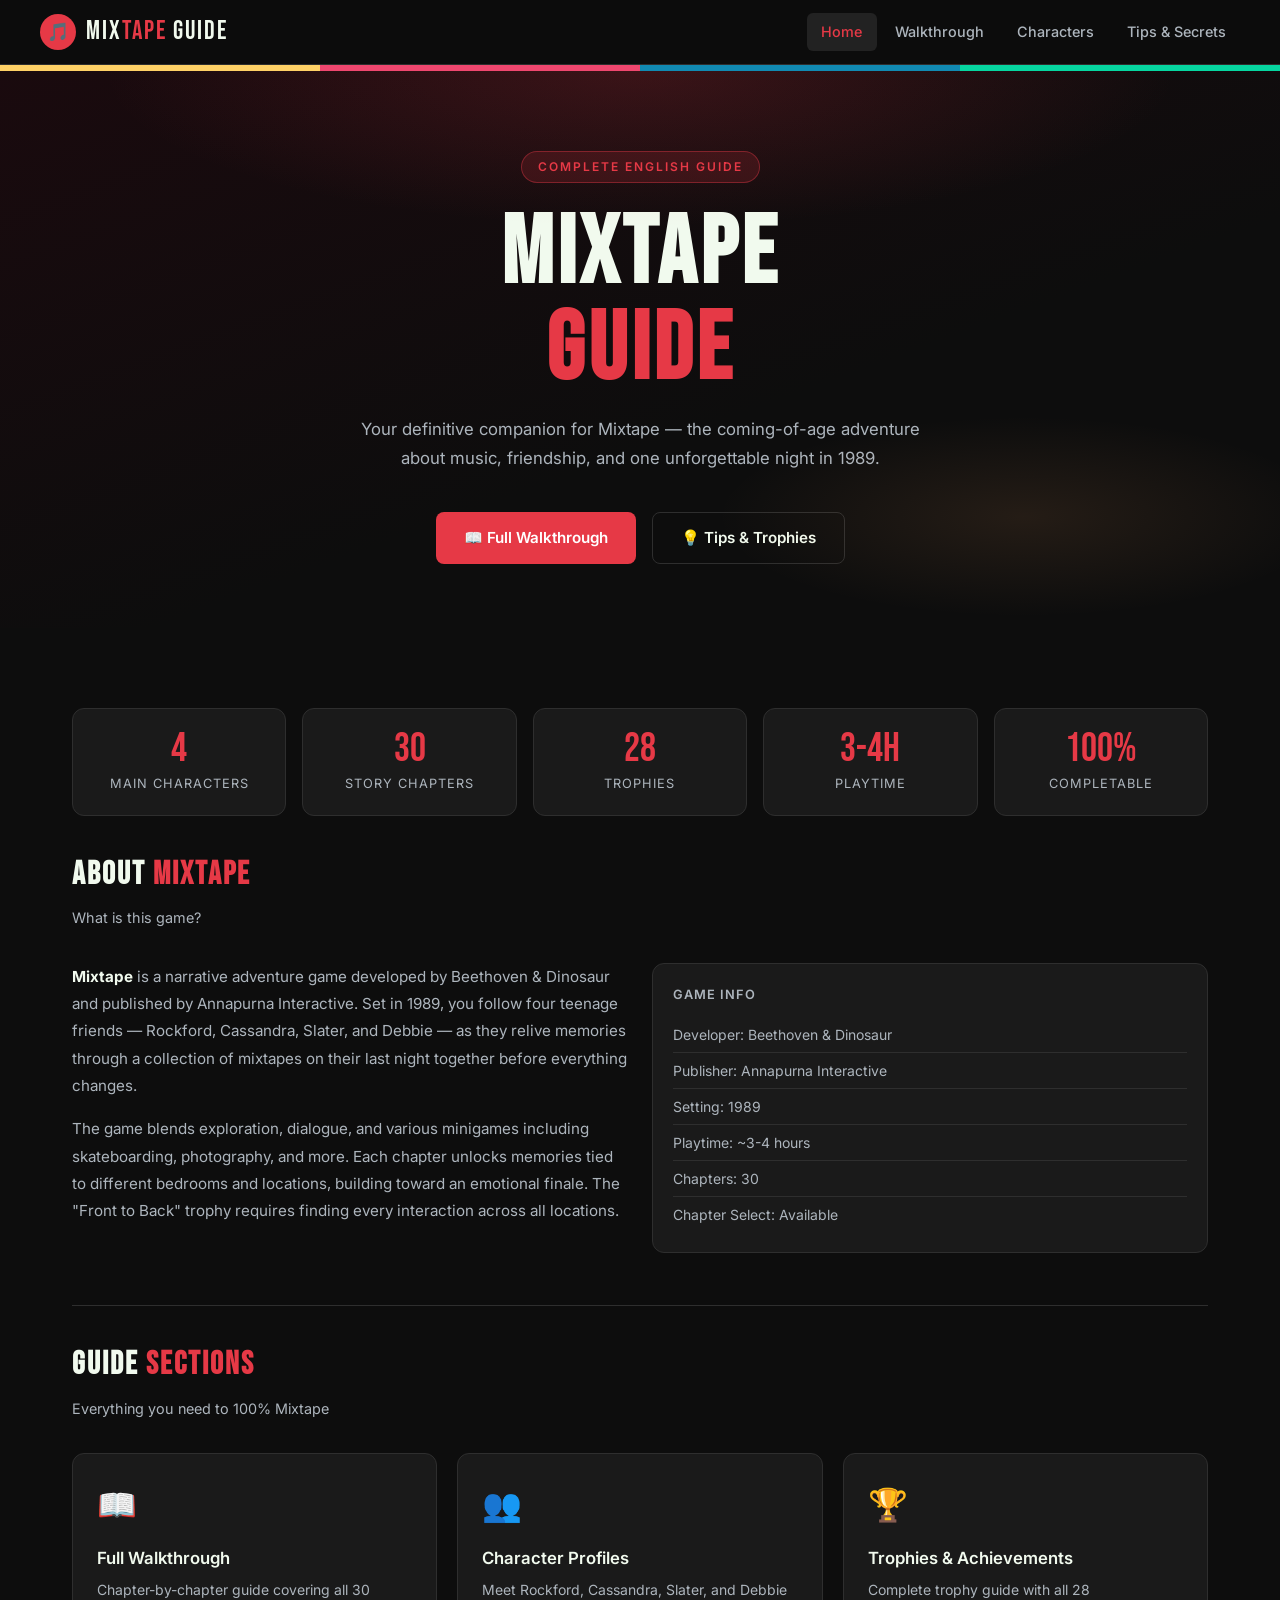
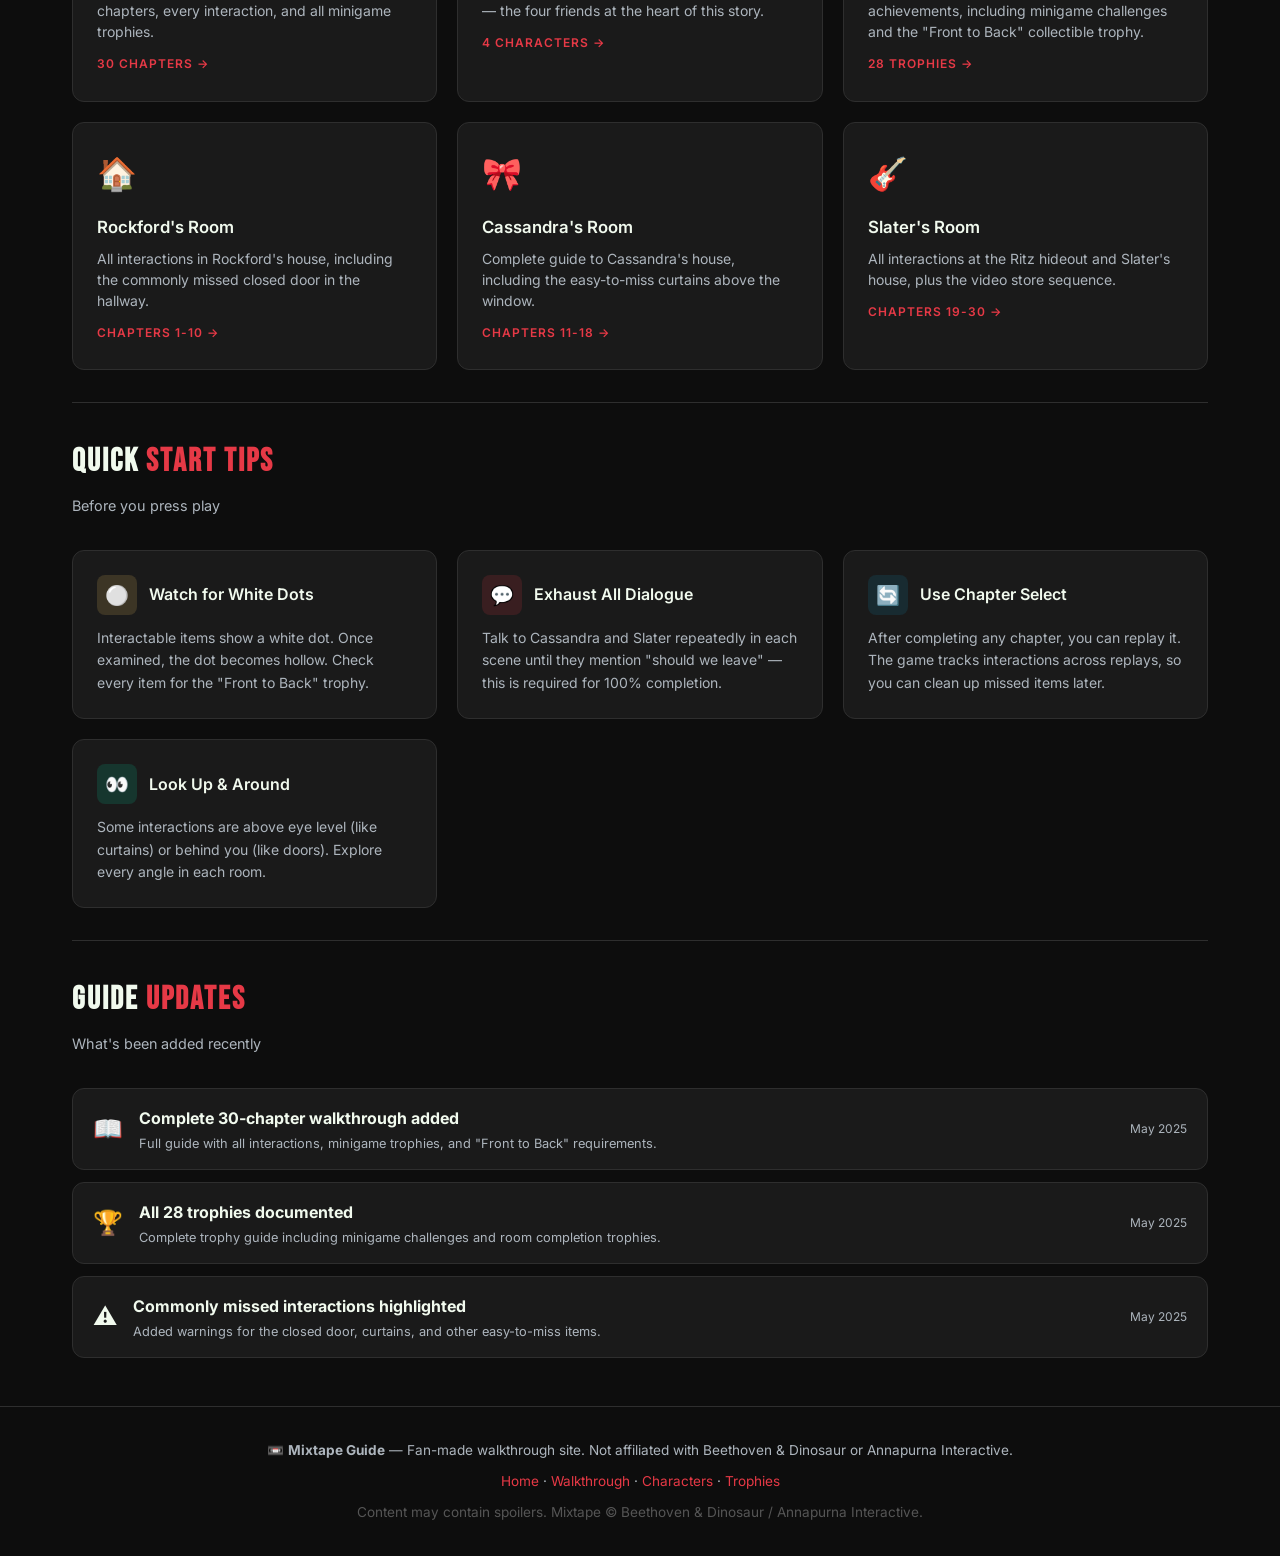
<file: index.html>
<!DOCTYPE html>
<html lang="en">
<head>
  <meta charset="UTF-8" />
  <meta name="viewport" content="width=device-width, initial-scale=1.0" />
  <title>Mixtape Guide — Complete Game Walkthrough & Tips</title>
  <meta name="description" content="Mixtape Game Walkthrough for 100% Completion including all Collectible Locations, Trophies, Achievements. Full Mixtape Walkthrough" />
  <link rel="stylesheet" href="style.css" />
</head>
<body>

  <!-- HEADER -->
  <header>
    <div class="nav-inner">
      <a href="index.html" class="logo">
        <div class="logo-icon">🎵</div>
        <span class="logo-text">MIX<span>TAPE</span> GUIDE</span>
      </a>
      <nav>
        <ul id="nav-menu">
          <li><a href="index.html" class="active">Home</a></li>
          <li><a href="walkthrough.html">Walkthrough</a></li>
          <li><a href="characters.html">Characters</a></li>
          <li><a href="tips.html">Tips &amp; Secrets</a></li>
        </ul>
      </nav>
      <button class="nav-toggle" id="nav-toggle" aria-label="Toggle navigation">☰</button>
    </div>
  </header>

  <!-- TAPE STRIP -->
  <div class="tape-strip">
    <span></span><span></span><span></span><span></span>
  </div>

  <!-- HERO -->
  <section class="hero">
    <div class="hero-badge">Complete English Guide</div>
    <h1>MIXTAPE<br /><span>GUIDE</span></h1>
    <p>Your definitive companion for Mixtape — the coming-of-age adventure about music, friendship, and one unforgettable night in 1989.</p>
    <div class="hero-cta">
      <a href="walkthrough.html" class="btn btn-primary">📖 Full Walkthrough</a>
      <a href="tips.html" class="btn btn-outline">💡 Tips &amp; Trophies</a>
    </div>
  </section>

  <!-- MAIN CONTENT -->
  <div class="page-wrapper">

    <!-- QUICK FACTS -->
    <div class="quick-facts">
      <div class="fact-box">
        <div class="fact-num">4</div>
        <div class="fact-label">Main Characters</div>
      </div>
      <div class="fact-box">
        <div class="fact-num">30</div>
        <div class="fact-label">Story Chapters</div>
      </div>
      <div class="fact-box">
        <div class="fact-num">28</div>
        <div class="fact-label">Trophies</div>
      </div>
      <div class="fact-box">
        <div class="fact-num">3-4h</div>
        <div class="fact-label">Playtime</div>
      </div>
      <div class="fact-box">
        <div class="fact-num">100%</div>
        <div class="fact-label">Completable</div>
      </div>
    </div>

    <!-- ABOUT THE GAME -->
    <section class="mt-4">
      <h2 class="section-title">About <span>Mixtape</span></h2>
      <p class="section-sub">What is this game?</p>
      <div style="display:grid;grid-template-columns:1fr 1fr;gap:1.5rem;">
        <div>
          <p style="color:var(--text-secondary);font-size:0.95rem;line-height:1.8;">
            <strong style="color:var(--text-primary);">Mixtape</strong> is a narrative adventure game developed by Beethoven & Dinosaur and published by Annapurna Interactive. Set in 1989, you follow four teenage friends — Rockford, Cassandra, Slater, and Debbie — as they relive memories through a collection of mixtapes on their last night together before everything changes.
          </p>
          <p style="color:var(--text-secondary);font-size:0.95rem;line-height:1.8;margin-top:1rem;">
            The game blends exploration, dialogue, and various minigames including skateboarding, photography, and more. Each chapter unlocks memories tied to different bedrooms and locations, building toward an emotional finale. The "Front to Back" trophy requires finding every interaction across all locations.
          </p>
        </div>
        <div>
          <div class="sidebar-box" style="position:static;">
            <h4>Game Info</h4>
            <ul>
              <li><a href="#">Developer: Beethoven & Dinosaur</a></li>
              <li><a href="#">Publisher: Annapurna Interactive</a></li>
              <li><a href="#">Setting: 1989</a></li>
              <li><a href="#">Playtime: ~3-4 hours</a></li>
              <li><a href="#">Chapters: 30</a></li>
              <li><a href="#">Chapter Select: Available</a></li>
            </ul>
          </div>
        </div>
      </div>
    </section>

    <hr class="divider" />

    <!-- GUIDE SECTIONS -->
    <section>
      <h2 class="section-title">Guide <span>Sections</span></h2>
      <p class="section-sub">Everything you need to 100% Mixtape</p>
      <div class="cards-grid">

        <a href="walkthrough.html" class="card">
          <div class="card-icon">📖</div>
          <h3>Full Walkthrough</h3>
          <p>Chapter-by-chapter guide covering all 30 chapters, every interaction, and all minigame trophies.</p>
          <span class="card-tag">30 Chapters →</span>
        </a>

        <a href="characters.html" class="card">
          <div class="card-icon">👥</div>
          <h3>Character Profiles</h3>
          <p>Meet Rockford, Cassandra, Slater, and Debbie — the four friends at the heart of this story.</p>
          <span class="card-tag">4 Characters →</span>
        </a>

        <a href="tips.html" class="card">
          <div class="card-icon">🏆</div>
          <h3>Trophies &amp; Achievements</h3>
          <p>Complete trophy guide with all 28 achievements, including minigame challenges and the "Front to Back" collectible trophy.</p>
          <span class="card-tag">28 Trophies →</span>
        </a>

        <a href="walkthrough.html#act-1" class="card">
          <div class="card-icon">🏠</div>
          <h3>Rockford's Room</h3>
          <p>All interactions in Rockford's house, including the commonly missed closed door in the hallway.</p>
          <span class="card-tag">Chapters 1-10 →</span>
        </a>

        <a href="walkthrough.html#act-2" class="card">
          <div class="card-icon">🎀</div>
          <h3>Cassandra's Room</h3>
          <p>Complete guide to Cassandra's house, including the easy-to-miss curtains above the window.</p>
          <span class="card-tag">Chapters 11-18 →</span>
        </a>

        <a href="walkthrough.html#act-3" class="card">
          <div class="card-icon">🎸</div>
          <h3>Slater's Room</h3>
          <p>All interactions at the Ritz hideout and Slater's house, plus the video store sequence.</p>
          <span class="card-tag">Chapters 19-30 →</span>
        </a>

      </div>
    </section>

    <hr class="divider" />

    <!-- QUICK START -->
    <section>
      <h2 class="section-title">Quick <span>Start Tips</span></h2>
      <p class="section-sub">Before you press play</p>
      <div class="tips-grid">
        <div class="tip-card">
          <div class="tip-header">
            <div class="tip-icon tip-icon-yellow">⚪</div>
            <h3>Watch for White Dots</h3>
          </div>
          <p>Interactable items show a white dot. Once examined, the dot becomes hollow. Check every item for the "Front to Back" trophy.</p>
        </div>
        <div class="tip-card">
          <div class="tip-header">
            <div class="tip-icon tip-icon-red">💬</div>
            <h3>Exhaust All Dialogue</h3>
          </div>
          <p>Talk to Cassandra and Slater repeatedly in each scene until they mention "should we leave" — this is required for 100% completion.</p>
        </div>
        <div class="tip-card">
          <div class="tip-header">
            <div class="tip-icon tip-icon-blue">🔄</div>
            <h3>Use Chapter Select</h3>
          </div>
          <p>After completing any chapter, you can replay it. The game tracks interactions across replays, so you can clean up missed items later.</p>
        </div>
        <div class="tip-card">
          <div class="tip-header">
            <div class="tip-icon tip-icon-green">👀</div>
            <h3>Look Up & Around</h3>
          </div>
          <p>Some interactions are above eye level (like curtains) or behind you (like doors). Explore every angle in each room.</p>
        </div>
      </div>
    </section>

    <hr class="divider" />

    <!-- LATEST UPDATES -->
    <section>
      <h2 class="section-title">Guide <span>Updates</span></h2>
      <p class="section-sub">What's been added recently</p>
      <div style="display:flex;flex-direction:column;gap:0.75rem;">
        <div class="card" style="display:flex;align-items:center;gap:1rem;padding:1rem 1.25rem;">
          <span style="font-size:1.5rem;">📖</span>
          <div>
            <strong>Complete 30-chapter walkthrough added</strong>
            <p style="font-size:0.8rem;color:var(--text-secondary);margin-top:0.1rem;">Full guide with all interactions, minigame trophies, and "Front to Back" requirements.</p>
          </div>
          <span style="margin-left:auto;font-size:0.75rem;color:var(--text-secondary);white-space:nowrap;">May 2025</span>
        </div>
        <div class="card" style="display:flex;align-items:center;gap:1rem;padding:1rem 1.25rem;">
          <span style="font-size:1.5rem;">🏆</span>
          <div>
            <strong>All 28 trophies documented</strong>
            <p style="font-size:0.8rem;color:var(--text-secondary);margin-top:0.1rem;">Complete trophy guide including minigame challenges and room completion trophies.</p>
          </div>
          <span style="margin-left:auto;font-size:0.75rem;color:var(--text-secondary);white-space:nowrap;">May 2025</span>
        </div>
        <div class="card" style="display:flex;align-items:center;gap:1rem;padding:1rem 1.25rem;">
          <span style="font-size:1.5rem;">⚠️</span>
          <div>
            <strong>Commonly missed interactions highlighted</strong>
            <p style="font-size:0.8rem;color:var(--text-secondary);margin-top:0.1rem;">Added warnings for the closed door, curtains, and other easy-to-miss items.</p>
          </div>
          <span style="margin-left:auto;font-size:0.75rem;color:var(--text-secondary);white-space:nowrap;">May 2025</span>
        </div>
      </div>
    </section>

  </div>

  <!-- FOOTER -->
  <footer>
    <div class="footer-inner">
      <div>📼 <strong>Mixtape Guide</strong> — Fan-made walkthrough site. Not affiliated with Beethoven & Dinosaur or Annapurna Interactive.</div>
      <div>
        <a href="index.html">Home</a> ·
        <a href="walkthrough.html">Walkthrough</a> ·
        <a href="characters.html">Characters</a> ·
        <a href="tips.html">Trophies</a>
      </div>
      <div style="color:#555;">Content may contain spoilers. Mixtape © Beethoven & Dinosaur / Annapurna Interactive.</div>
    </div>
  </footer>

  <script src="main.js"></script>
</body>
</html>
</file>
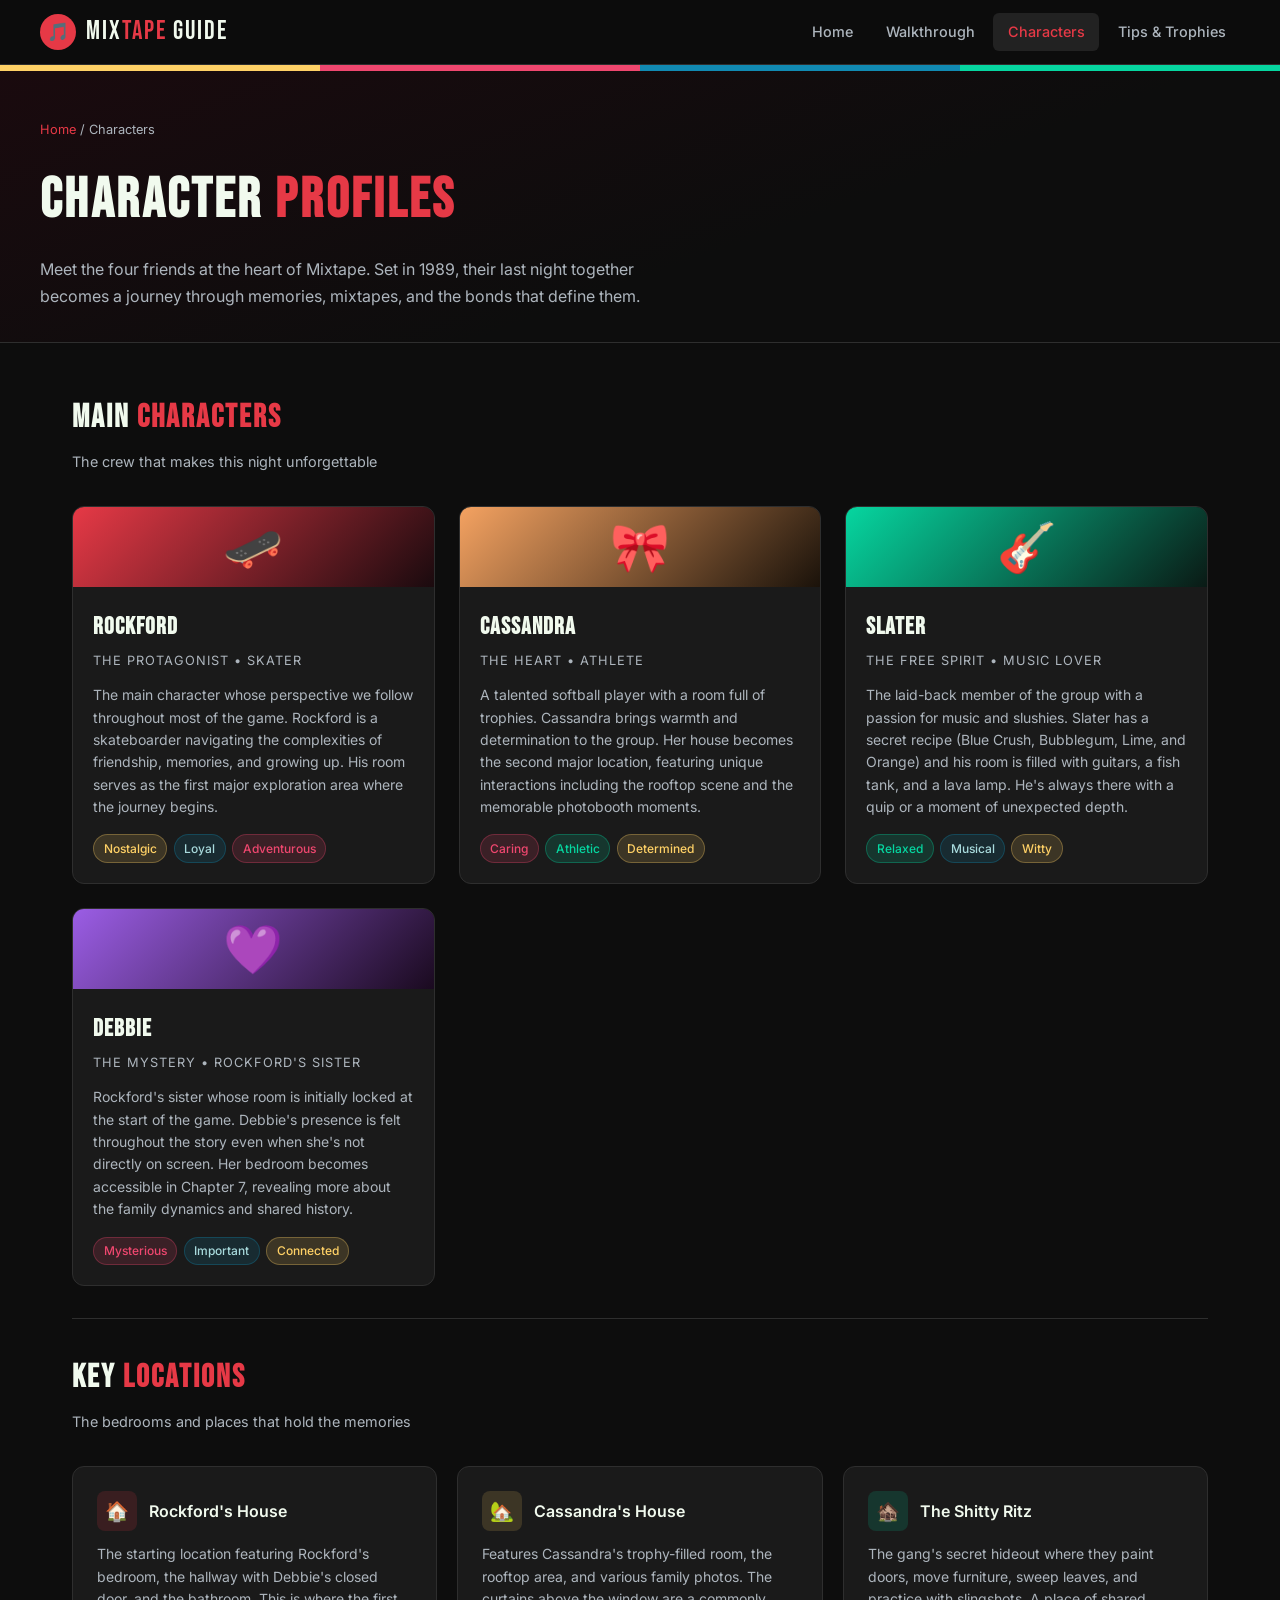
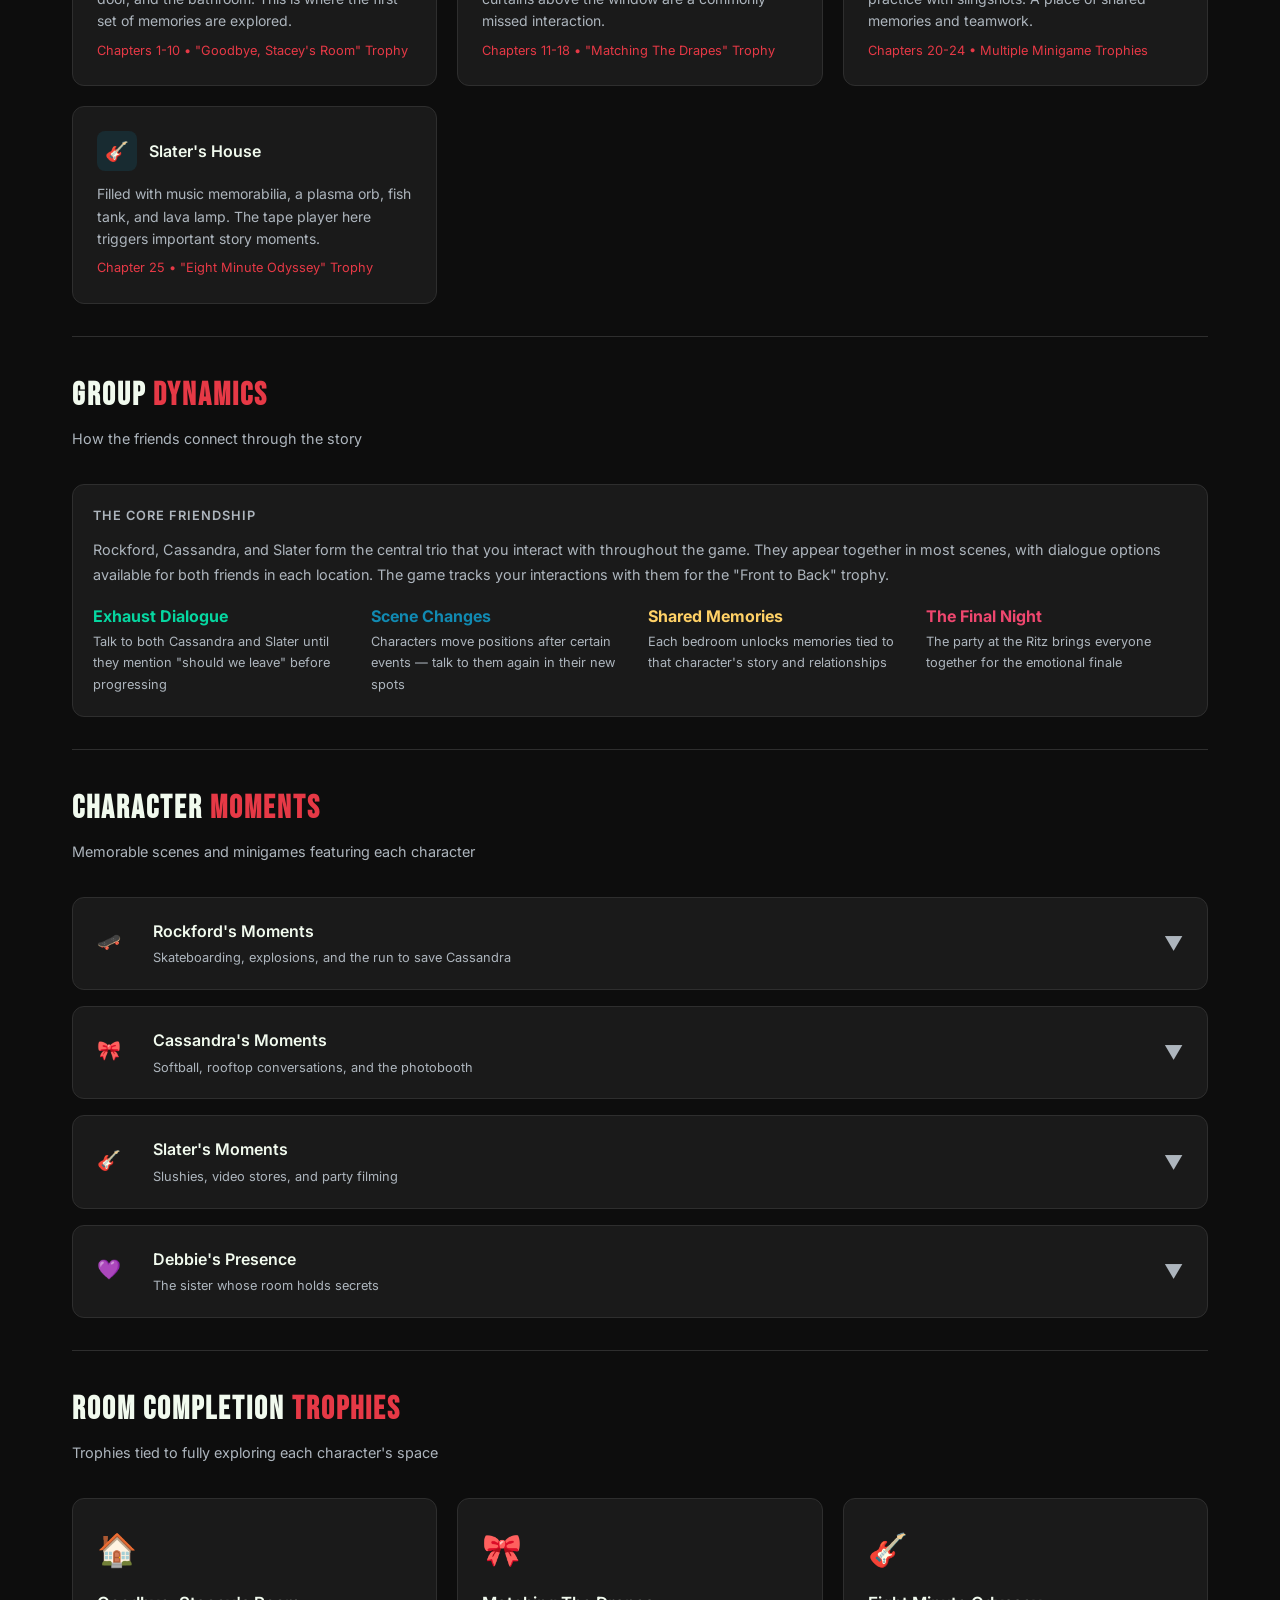
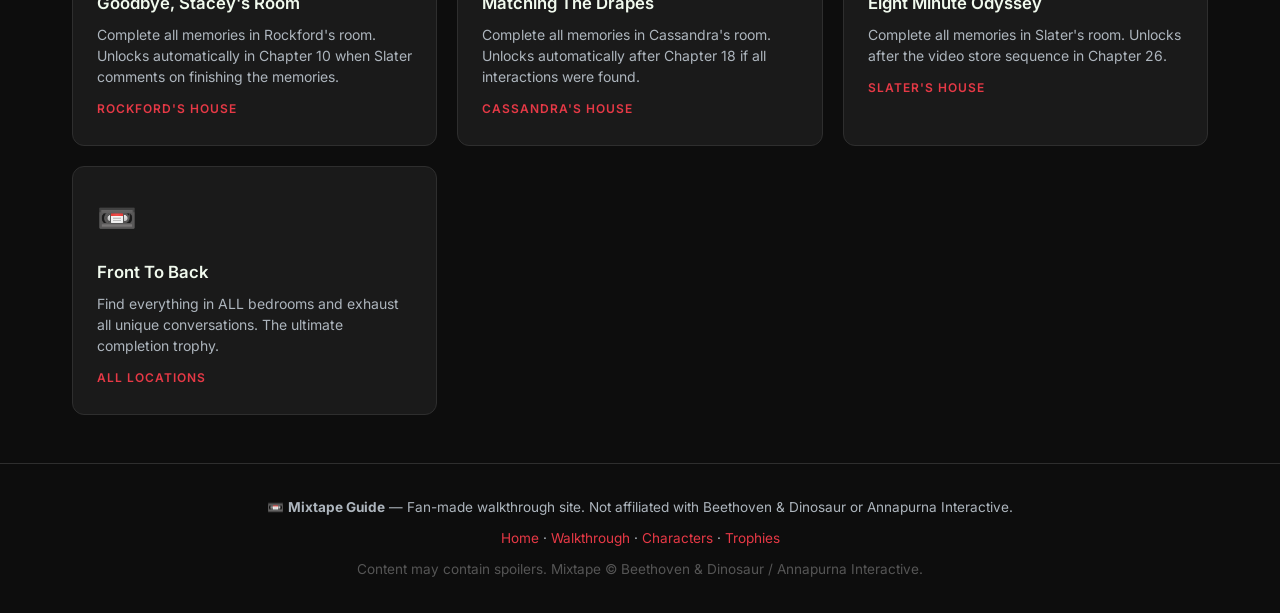
<file: characters.html>
<!DOCTYPE html>
<html lang="en">
<head>
  <meta charset="UTF-8" />
  <meta name="viewport" content="width=device-width, initial-scale=1.0" />
  <title>Characters — Mixtape Guide</title>
  <meta name="description" content="Meet the four main characters of Mixtape: Rockford, Cassandra, Slater, and Debbie. Learn about their stories and relationships." />
  <link rel="stylesheet" href="style.css" />
</head>
<body>

  <!-- HEADER -->
  <header>
    <div class="nav-inner">
      <a href="index.html" class="logo">
        <div class="logo-icon">🎵</div>
        <span class="logo-text">MIX<span>TAPE</span> GUIDE</span>
      </a>
      <nav>
        <ul id="nav-menu">
          <li><a href="index.html">Home</a></li>
          <li><a href="walkthrough.html">Walkthrough</a></li>
          <li><a href="characters.html" class="active">Characters</a></li>
          <li><a href="tips.html">Tips &amp; Trophies</a></li>
        </ul>
      </nav>
      <button class="nav-toggle" id="nav-toggle" aria-label="Toggle navigation">☰</button>
    </div>
  </header>

  <!-- TAPE STRIP -->
  <div class="tape-strip">
    <span></span><span></span><span></span><span></span>
  </div>

  <!-- PAGE HERO -->
  <section class="page-hero">
    <div class="page-hero-inner">
      <div class="breadcrumb"><a href="index.html">Home</a> / Characters</div>
      <h1>CHARACTER <span class="text-accent">PROFILES</span></h1>
      <p>Meet the four friends at the heart of Mixtape. Set in 1989, their last night together becomes a journey through memories, mixtapes, and the bonds that define them.</p>
    </div>
  </section>

  <!-- MAIN CONTENT -->
  <div class="page-wrapper">

    <!-- CHARACTER GRID -->
    <section>
      <h2 class="section-title">Main <span>Characters</span></h2>
      <p class="section-sub">The crew that makes this night unforgettable</p>

      <div class="char-grid">

        <!-- ROCKFORD -->
        <div class="char-card">
          <div class="char-banner" style="background: linear-gradient(135deg, #e63946 0%, #1a0a0e 100%);">
            🛹
          </div>
          <div class="char-body">
            <h3 class="char-name">ROCKFORD</h3>
            <p class="char-role">The Protagonist • Skater</p>
            <p class="char-desc">
              The main character whose perspective we follow throughout most of the game. Rockford is a skateboarder navigating the complexities of friendship, memories, and growing up. His room serves as the first major exploration area where the journey begins.
            </p>
            <div class="char-traits">
              <span class="trait trait-yellow">Nostalgic</span>
              <span class="trait trait-blue">Loyal</span>
              <span class="trait trait-pink">Adventurous</span>
            </div>
          </div>
        </div>

        <!-- CASSANDRA -->
        <div class="char-card">
          <div class="char-banner" style="background: linear-gradient(135deg, #f4a261 0%, #1a120a 100%);">
            🎀
          </div>
          <div class="char-body">
            <h3 class="char-name">CASSANDRA</h3>
            <p class="char-role">The Heart • Athlete</p>
            <p class="char-desc">
              A talented softball player with a room full of trophies. Cassandra brings warmth and determination to the group. Her house becomes the second major location, featuring unique interactions including the rooftop scene and the memorable photobooth moments.
            </p>
            <div class="char-traits">
              <span class="trait trait-pink">Caring</span>
              <span class="trait trait-green">Athletic</span>
              <span class="trait trait-yellow">Determined</span>
            </div>
          </div>
        </div>

        <!-- SLATER -->
        <div class="char-card">
          <div class="char-banner" style="background: linear-gradient(135deg, #06d6a0 0%, #0a1a15 100%);">
            🎸
          </div>
          <div class="char-body">
            <h3 class="char-name">SLATER</h3>
            <p class="char-role">The Free Spirit • Music Lover</p>
            <p class="char-desc">
              The laid-back member of the group with a passion for music and slushies. Slater has a secret recipe (Blue Crush, Bubblegum, Lime, and Orange) and his room is filled with guitars, a fish tank, and a lava lamp. He's always there with a quip or a moment of unexpected depth.
            </p>
            <div class="char-traits">
              <span class="trait trait-green">Relaxed</span>
              <span class="trait trait-blue">Musical</span>
              <span class="trait trait-yellow">Witty</span>
            </div>
          </div>
        </div>

        <!-- DEBBIE -->
        <div class="char-card">
          <div class="char-banner" style="background: linear-gradient(135deg, #9b5de5 0%, #1a0a1f 100%);">
            💜
          </div>
          <div class="char-body">
            <h3 class="char-name">DEBBIE</h3>
            <p class="char-role">The Mystery • Rockford's Sister</p>
            <p class="char-desc">
              Rockford's sister whose room is initially locked at the start of the game. Debbie's presence is felt throughout the story even when she's not directly on screen. Her bedroom becomes accessible in Chapter 7, revealing more about the family dynamics and shared history.
            </p>
            <div class="char-traits">
              <span class="trait trait-pink">Mysterious</span>
              <span class="trait trait-blue">Important</span>
              <span class="trait trait-yellow">Connected</span>
            </div>
          </div>
        </div>

      </div>
    </section>

    <hr class="divider" />

    <!-- LOCATIONS -->
    <section>
      <h2 class="section-title">Key <span>Locations</span></h2>
      <p class="section-sub">The bedrooms and places that hold the memories</p>

      <div class="tips-grid">
        
        <div class="tip-card">
          <div class="tip-header">
            <div class="tip-icon tip-icon-red">🏠</div>
            <h3>Rockford's House</h3>
          </div>
          <p>The starting location featuring Rockford's bedroom, the hallway with Debbie's closed door, and the bathroom. This is where the first set of memories are explored.</p>
          <p style="margin-top:0.5rem;font-size:0.8rem;color:var(--accent);">Chapters 1-10 • "Goodbye, Stacey's Room" Trophy</p>
        </div>

        <div class="tip-card">
          <div class="tip-header">
            <div class="tip-icon tip-icon-yellow">🏡</div>
            <h3>Cassandra's House</h3>
          </div>
          <p>Features Cassandra's trophy-filled room, the rooftop area, and various family photos. The curtains above the window are a commonly missed interaction.</p>
          <p style="margin-top:0.5rem;font-size:0.8rem;color:var(--accent);">Chapters 11-18 • "Matching The Drapes" Trophy</p>
        </div>

        <div class="tip-card">
          <div class="tip-header">
            <div class="tip-icon tip-icon-green">🏚️</div>
            <h3>The Shitty Ritz</h3>
          </div>
          <p>The gang's secret hideout where they paint doors, move furniture, sweep leaves, and practice with slingshots. A place of shared memories and teamwork.</p>
          <p style="margin-top:0.5rem;font-size:0.8rem;color:var(--accent);">Chapters 20-24 • Multiple Minigame Trophies</p>
        </div>

        <div class="tip-card">
          <div class="tip-header">
            <div class="tip-icon tip-icon-blue">🎸</div>
            <h3>Slater's House</h3>
          </div>
          <p>Filled with music memorabilia, a plasma orb, fish tank, and lava lamp. The tape player here triggers important story moments.</p>
          <p style="margin-top:0.5rem;font-size:0.8rem;color:var(--accent);">Chapter 25 • "Eight Minute Odyssey" Trophy</p>
        </div>

      </div>
    </section>

    <hr class="divider" />

    <!-- RELATIONSHIP DYNAMICS -->
    <section>
      <h2 class="section-title">Group <span>Dynamics</span></h2>
      <p class="section-sub">How the friends connect through the story</p>

      <div class="sidebar-box" style="max-width:100%;position:static;">
        <h4>The Core Friendship</h4>
        <p style="color:var(--text-secondary);font-size:0.9rem;margin-bottom:1rem;">
          Rockford, Cassandra, and Slater form the central trio that you interact with throughout the game. They appear together in most scenes, with dialogue options available for both friends in each location. The game tracks your interactions with them for the "Front to Back" trophy.
        </p>
        <div style="display:grid;grid-template-columns:repeat(auto-fit, minmax(200px, 1fr));gap:1rem;">
          <div>
            <strong style="color:var(--tape-green);">Exhaust Dialogue</strong>
            <p style="font-size:0.8rem;color:var(--text-secondary);">Talk to both Cassandra and Slater until they mention "should we leave" before progressing</p>
          </div>
          <div>
            <strong style="color:var(--tape-blue);">Scene Changes</strong>
            <p style="font-size:0.8rem;color:var(--text-secondary);">Characters move positions after certain events — talk to them again in their new spots</p>
          </div>
          <div>
            <strong style="color:var(--tape-yellow);">Shared Memories</strong>
            <p style="font-size:0.8rem;color:var(--text-secondary);">Each bedroom unlocks memories tied to that character's story and relationships</p>
          </div>
          <div>
            <strong style="color:var(--tape-pink);">The Final Night</strong>
            <p style="font-size:0.8rem;color:var(--text-secondary);">The party at the Ritz brings everyone together for the emotional finale</p>
          </div>
        </div>
      </div>
    </section>

    <hr class="divider" />

    <!-- MINIGAME MOMENTS -->
    <section>
      <h2 class="section-title">Character <span>Moments</span></h2>
      <p class="section-sub">Memorable scenes and minigames featuring each character</p>

      <div class="chapter-list">

        <!-- ROCKFORD'S MOMENTS -->
        <div class="chapter-item">
          <div class="chapter-header">
            <div class="chapter-num" style="font-size:1.2rem;">🛹</div>
            <div class="chapter-info">
              <h3>Rockford's Moments</h3>
              <p>Skateboarding, explosions, and the run to save Cassandra</p>
            </div>
            <div class="chapter-toggle">▼</div>
          </div>
          <div class="chapter-body">
            <h4>Key Scenes</h4>
            <ul>
              <li><strong>Chapter 1:</strong> Skate to Rockford's — Ollie over cars for "Thrashed" trophy</li>
              <li><strong>Chapter 11:</strong> Skate to Cassandra's — Hit all 10 cones for "Cone Island, Baby" trophy</li>
              <li><strong>Chapter 19:</strong> Skateboard Explosion — Destroy everything for "Appetite For Destruction"</li>
              <li><strong>Chapter 27:</strong> The Run — Perfect jumps and slides for "Well, Take A Look At You"</li>
            </ul>

            <div class="note">
              <strong>Character Note:</strong> Rockford's skateboarding sequences bookend the game, showing his journey from casual skating to a desperate run to help his friends.
            </div>
          </div>
        </div>

        <!-- CASSANDRA'S MOMENTS -->
        <div class="chapter-item">
          <div class="chapter-header">
            <div class="chapter-num" style="font-size:1.2rem;">🎀</div>
            <div class="chapter-info">
              <h3>Cassandra's Moments</h3>
              <p>Softball, rooftop conversations, and the photobooth</p>
            </div>
            <div class="chapter-toggle">▼</div>
          </div>
          <div class="chapter-body">
            <h4>Key Scenes</h4>
            <ul>
              <li><strong>Chapter 3:</strong> The Kiss — Romantic moment with "French Connection" trophy</li>
              <li><strong>Chapter 9:</strong> Photobooth — Fun group photos and important dialogue</li>
              <li><strong>Chapter 14:</strong> Softball — Hit home runs as Cassandra for "And It's Outta There!"</li>
              <li><strong>Chapter 17:</strong> Rooftop — Assemble the Minimaster for "Instructions Not Required"</li>
            </ul>

            <div class="note">
              <strong>Character Note:</strong> Cassandra's athletic achievements (trophies in her room) contrast with her emotional depth shown in quieter moments.
            </div>
          </div>
        </div>

        <!-- SLATER'S MOMENTS -->
        <div class="chapter-item">
          <div class="chapter-header">
            <div class="chapter-num" style="font-size:1.2rem;">🎸</div>
            <div class="chapter-info">
              <h3>Slater's Moments</h3>
              <p>Slushies, video stores, and party filming</p>
            </div>
            <div class="chapter-toggle">▼</div>
          </div>
          <div class="chapter-body">
            <h4>Key Scenes</h4>
            <ul>
              <li><strong>Chapter 8:</strong> Ultimate Slushie — Make his secret recipe for "Grunge Metal Alchemist"</li>
              <li><strong>Chapter 26:</strong> Starlight Video — Drunk Slater knocks over cutouts and tapes</li>
              <li><strong>Chapter 29:</strong> Party at the Ritz — Film with camcorder, collect all items</li>
              <li><strong>Chapter 4:</strong> Headbanging — Rock out together in this rhythm minigame</li>
            </ul>

            <div class="note">
              <strong>Character Note:</strong> Slater's laid-back personality shines through his love of music, his secret slushie recipe, and his chaotic video store adventure.
            </div>
          </div>
        </div>

        <!-- DEBBIE'S MOMENTS -->
        <div class="chapter-item">
          <div class="chapter-header">
            <div class="chapter-num" style="font-size:1.2rem;">💜</div>
            <div class="chapter-info">
              <h3>Debbie's Presence</h3>
              <p>The sister whose room holds secrets</p>
            </div>
            <div class="chapter-toggle">▼</div>
          </div>
          <div class="chapter-body">
            <h4>Key Scenes</h4>
            <ul>
              <li><strong>Chapter 2:</strong> Her closed door in the hallway — easy to miss interaction!</li>
              <li><strong>Chapter 7:</strong> Debbie's Bedroom — Finally accessible, full of items to examine</li>
              <li><strong>Throughout:</strong> Her presence is felt in family photos and conversations</li>
            </ul>

            <div class="note">
              <strong>Important:</strong> The closed door to Debbie's room in Chapter 2 is one of the most commonly missed interactions for the "Front to Back" trophy. Make sure to interact with it!
            </div>
          </div>
        </div>

      </div>
    </section>

    <hr class="divider" />

    <!-- TROPHY CONNECTIONS -->
    <section>
      <h2 class="section-title">Room Completion <span>Trophies</span></h2>
      <p class="section-sub">Trophies tied to fully exploring each character's space</p>

      <div class="cards-grid">

        <div class="card">
          <div class="card-icon">🏠</div>
          <h3>Goodbye, Stacey's Room</h3>
          <p>Complete all memories in Rockford's room. Unlocks automatically in Chapter 10 when Slater comments on finishing the memories.</p>
          <span class="card-tag">Rockford's House</span>
        </div>

        <div class="card">
          <div class="card-icon">🎀</div>
          <h3>Matching The Drapes</h3>
          <p>Complete all memories in Cassandra's room. Unlocks automatically after Chapter 18 if all interactions were found.</p>
          <span class="card-tag">Cassandra's House</span>
        </div>

        <div class="card">
          <div class="card-icon">🎸</div>
          <h3>Eight Minute Odyssey</h3>
          <p>Complete all memories in Slater's room. Unlocks after the video store sequence in Chapter 26.</p>
          <span class="card-tag">Slater's House</span>
        </div>

        <div class="card">
          <div class="card-icon">📼</div>
          <h3>Front To Back</h3>
          <p>Find everything in ALL bedrooms and exhaust all unique conversations. The ultimate completion trophy.</p>
          <span class="card-tag">All Locations</span>
        </div>

      </div>
    </section>

  </div>

  <!-- FOOTER -->
  <footer>
    <div class="footer-inner">
      <div>📼 <strong>Mixtape Guide</strong> — Fan-made walkthrough site. Not affiliated with Beethoven & Dinosaur or Annapurna Interactive.</div>
      <div>
        <a href="index.html">Home</a> ·
        <a href="walkthrough.html">Walkthrough</a> ·
        <a href="characters.html">Characters</a> ·
        <a href="tips.html">Trophies</a>
      </div>
      <div style="color:#555;">Content may contain spoilers. Mixtape © Beethoven & Dinosaur / Annapurna Interactive.</div>
    </div>
  </footer>

  <script src="main.js"></script>
</body>
</html>
</file>
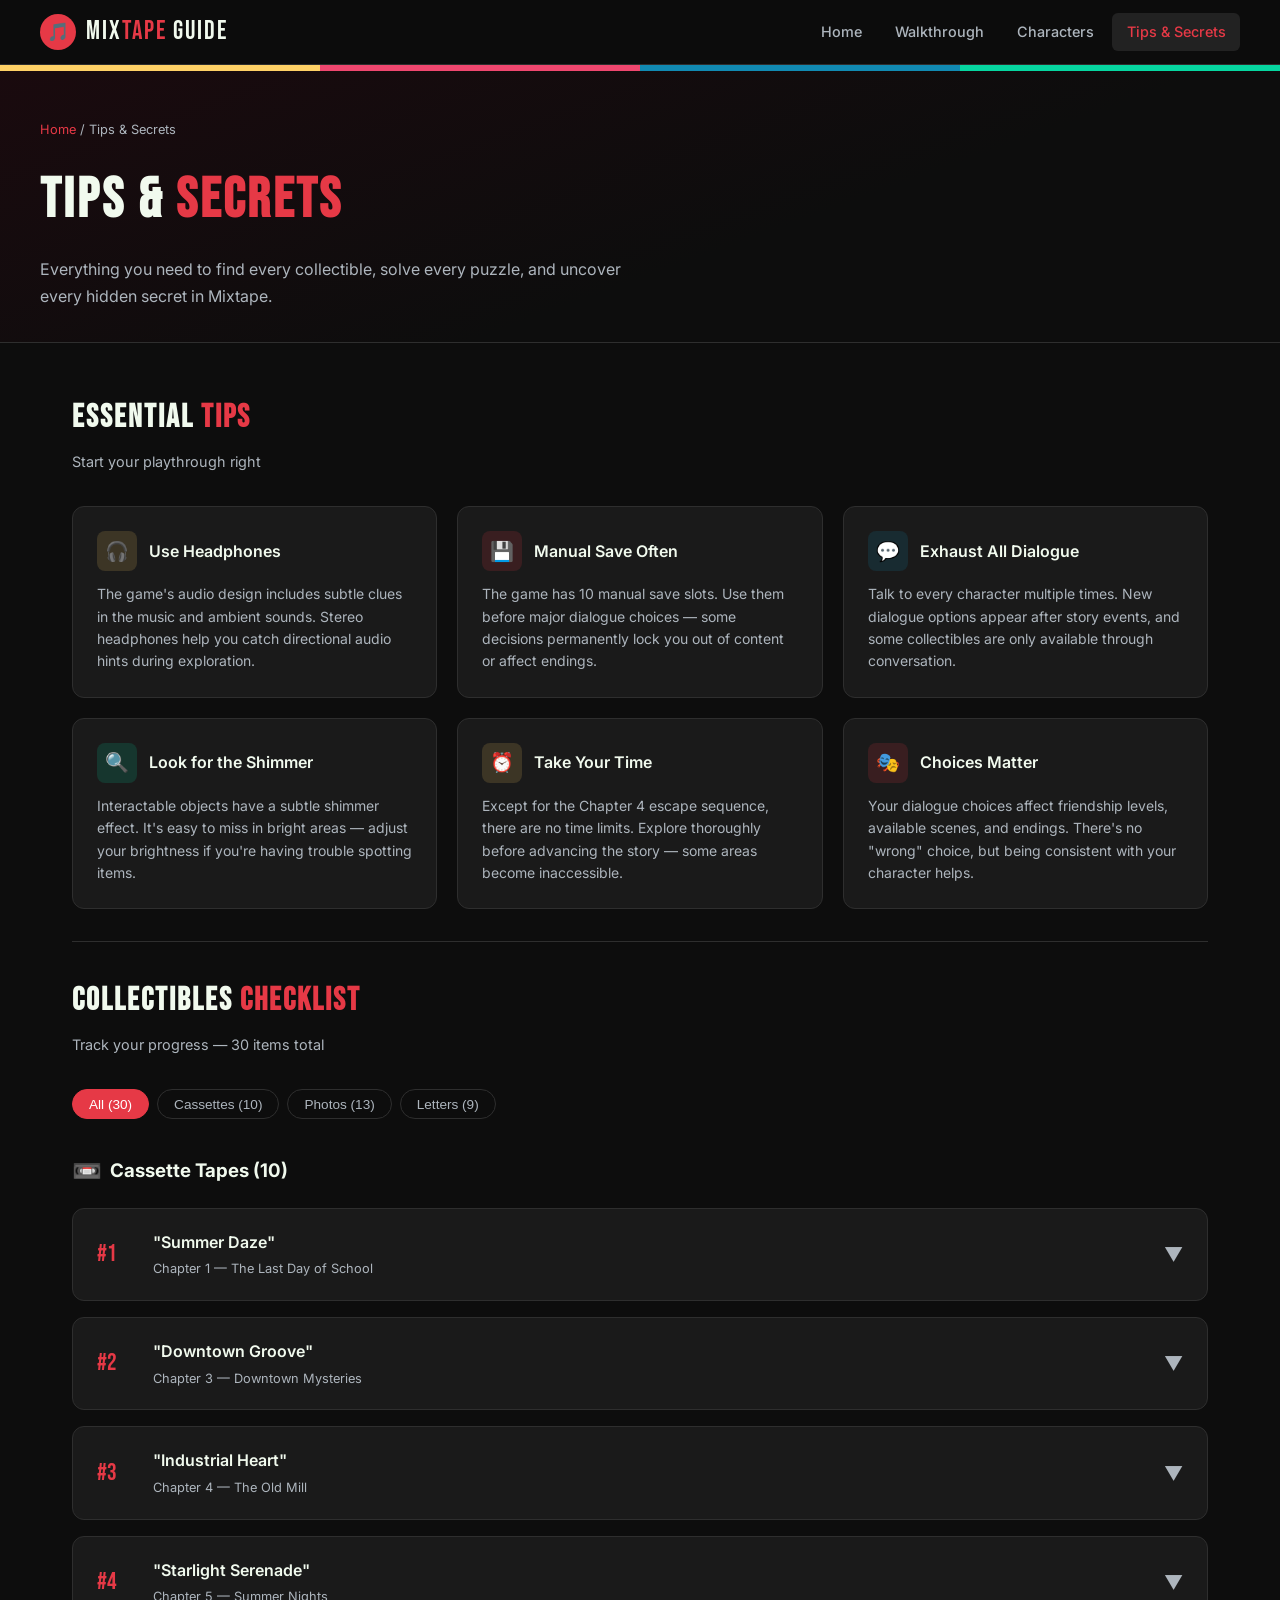
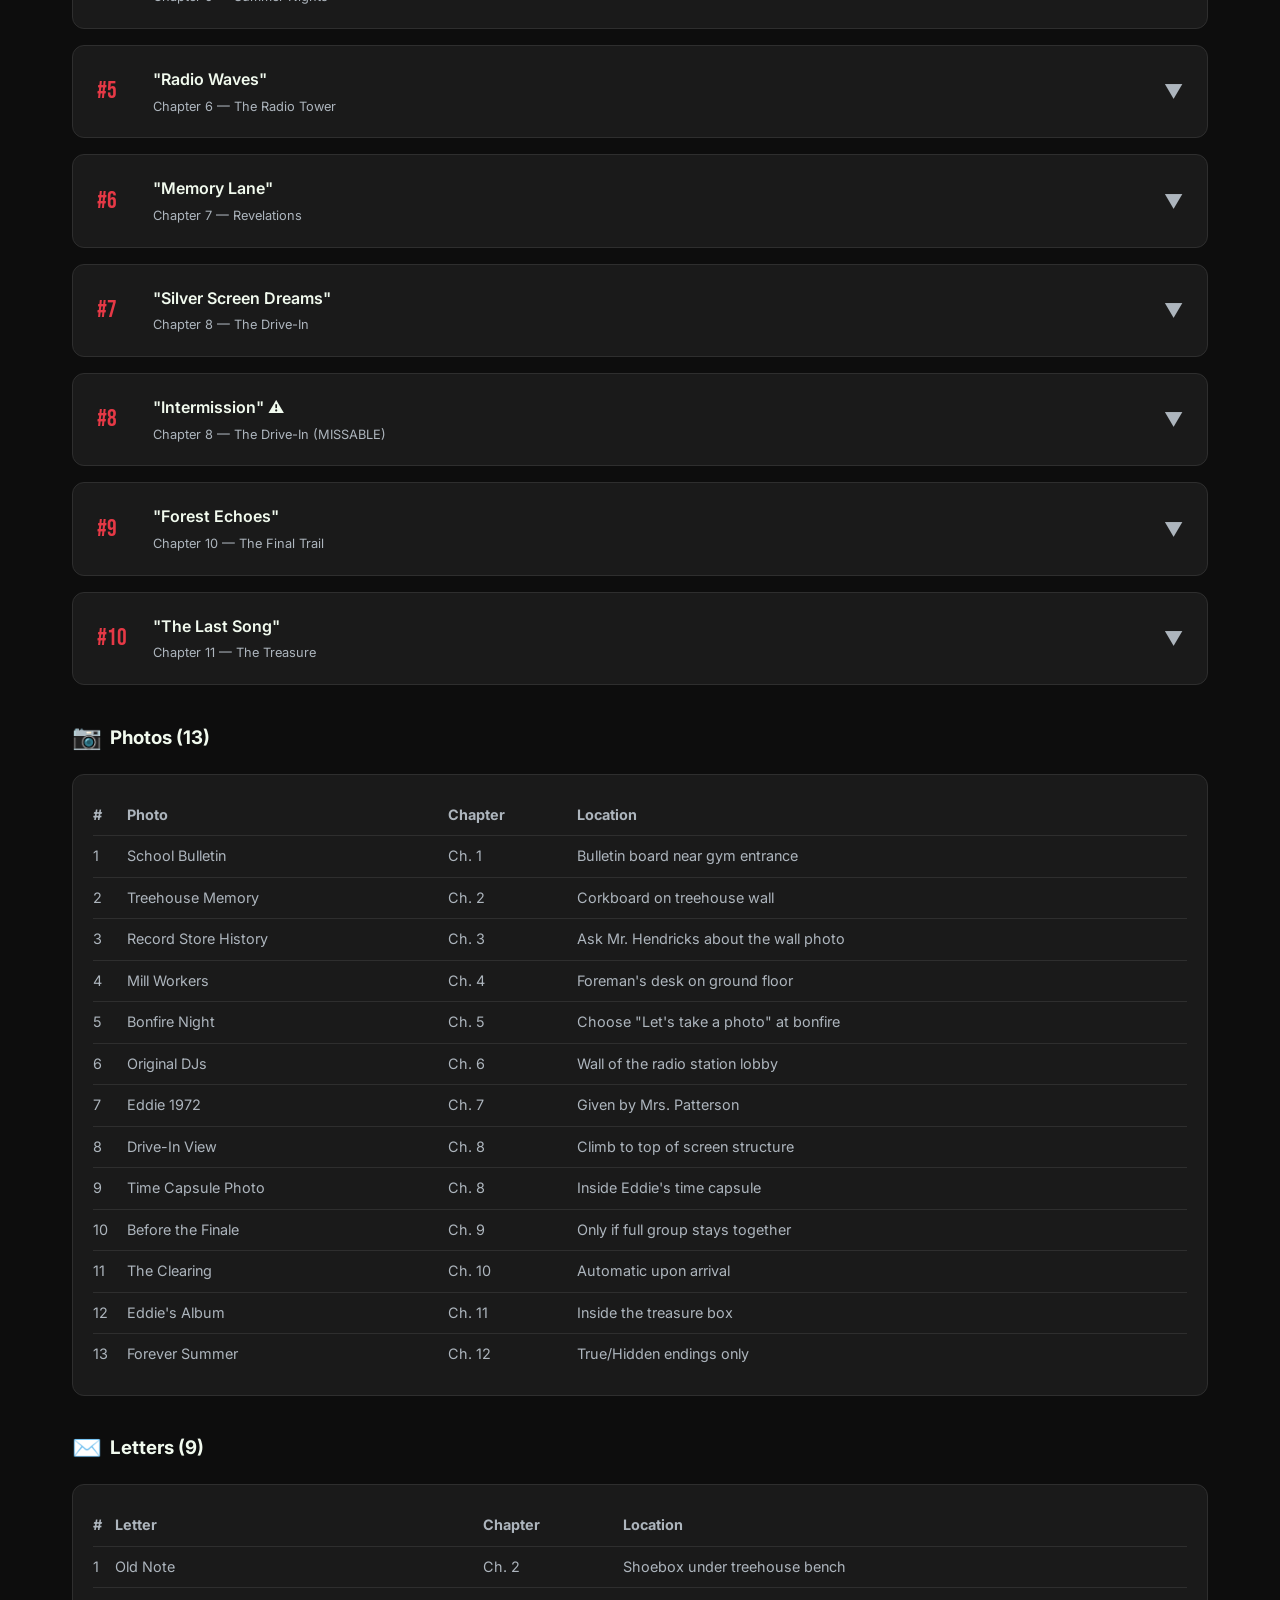
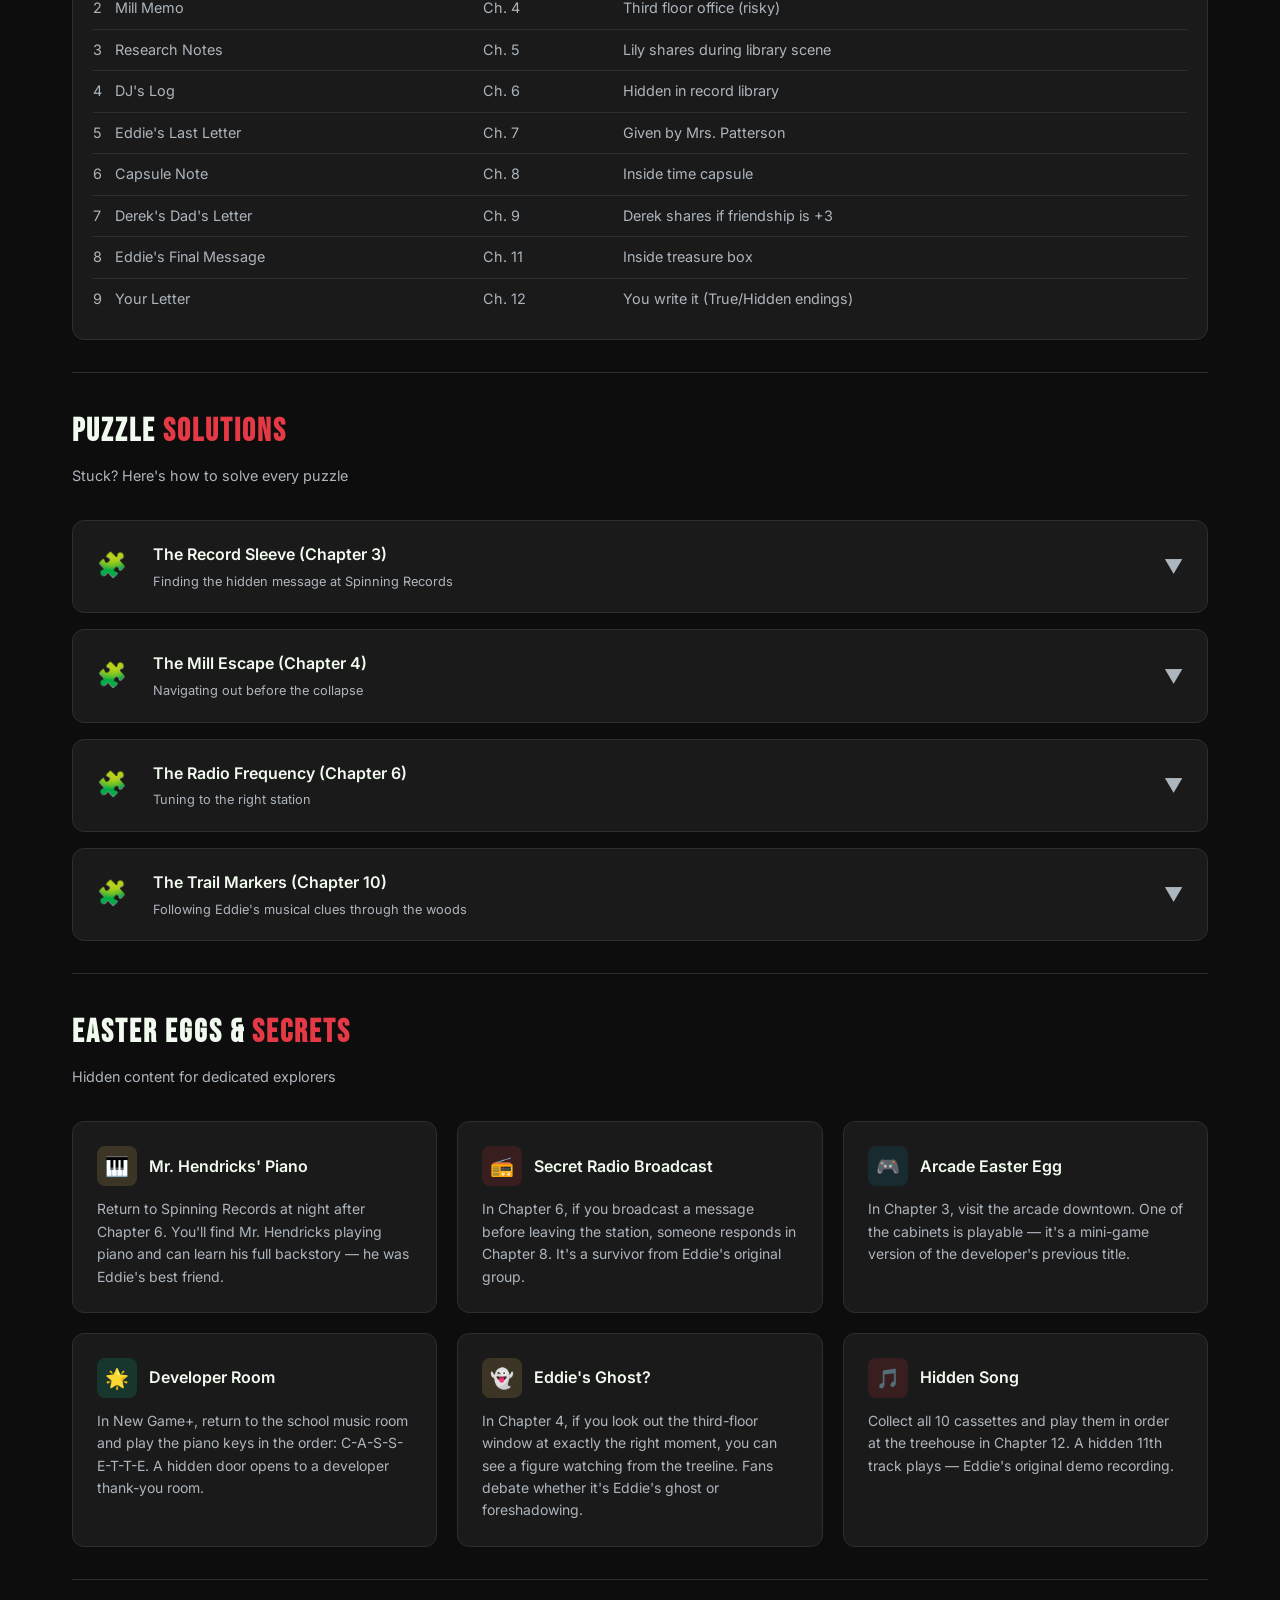
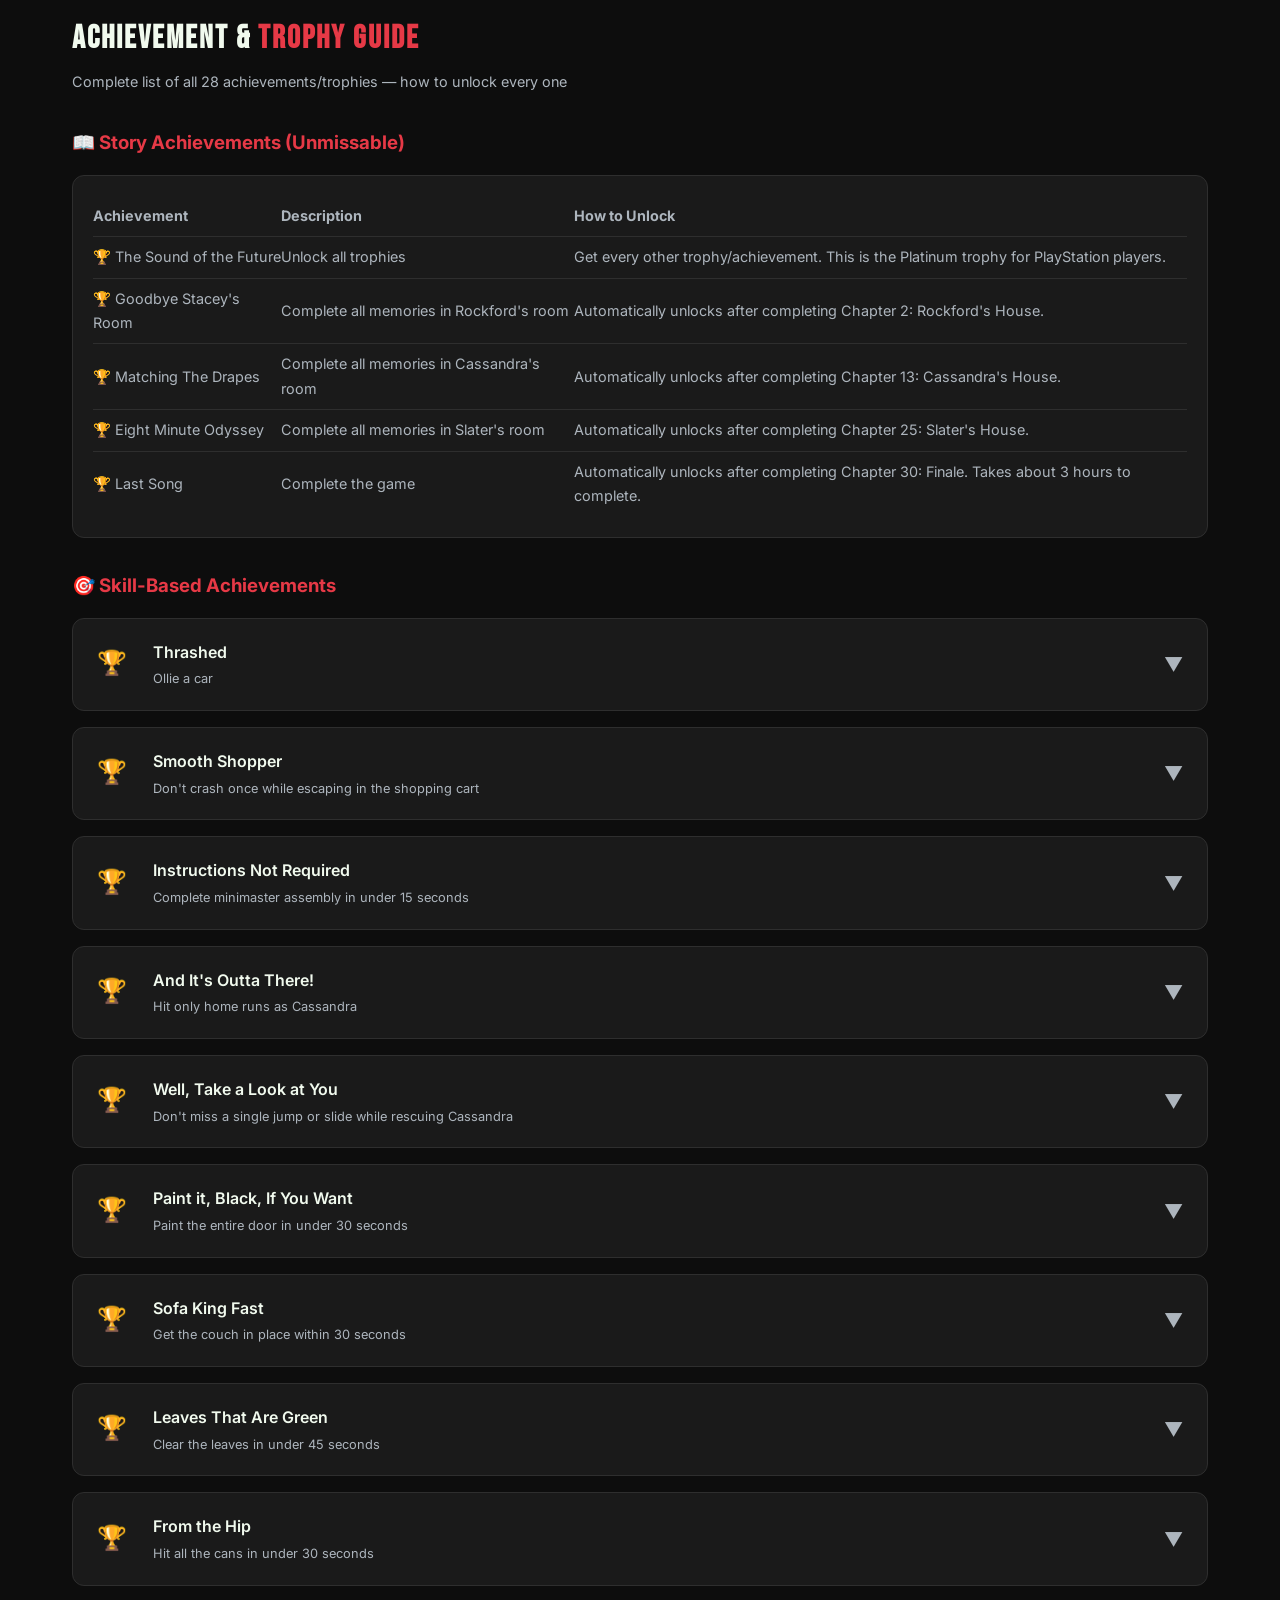
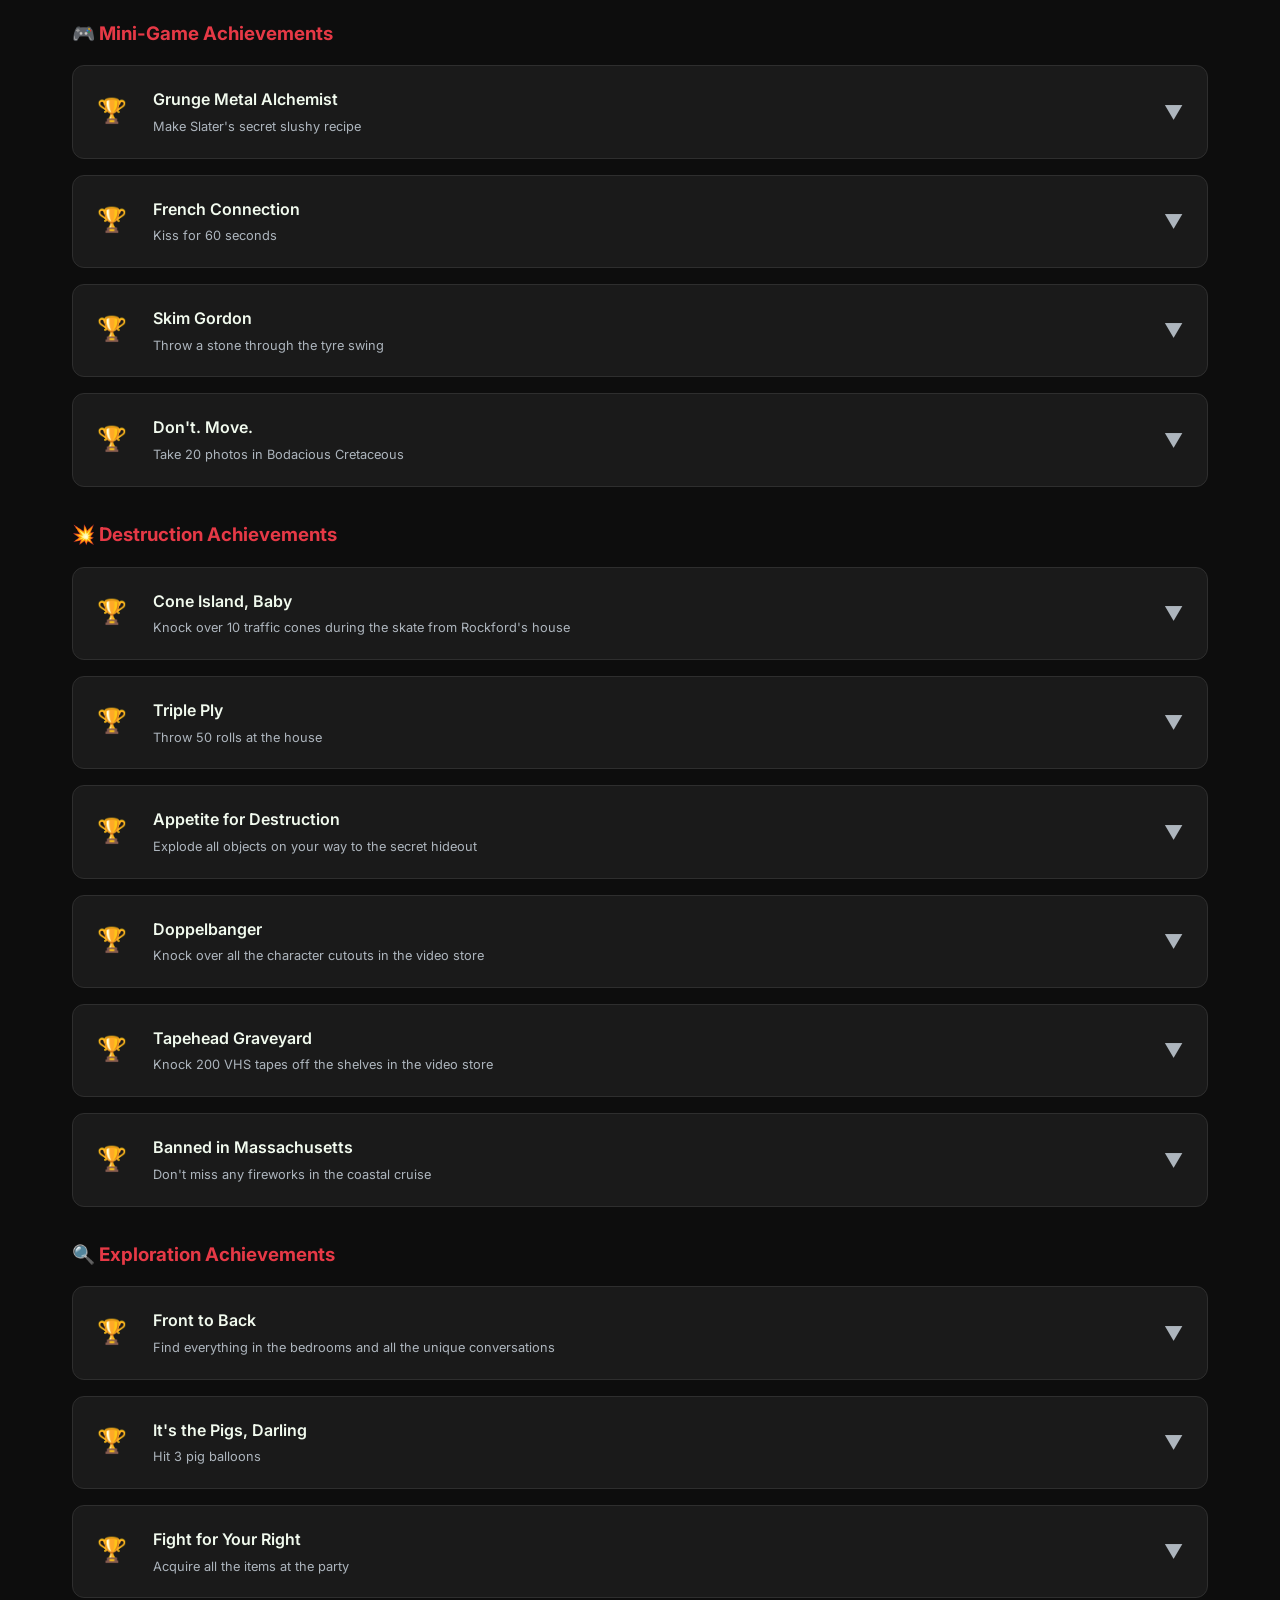
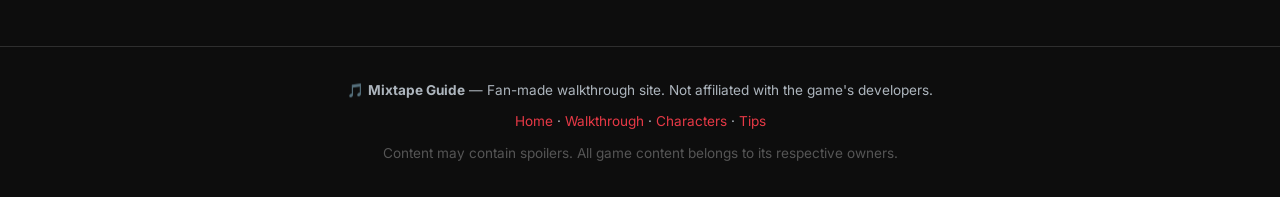
<file: tips.html>
<!DOCTYPE html>
<html lang="en">
<head>
  <meta charset="UTF-8" />
  <meta name="viewport" content="width=device-width, initial-scale=1.0" />
  <title>Tips & Secrets — Mixtape Guide</title>
  <meta name="description" content="All tips, secrets, collectibles, and puzzle solutions for Mixtape. Find every cassette, photo, and hidden Easter egg." />
  <link rel="stylesheet" href="style.css" />
</head>
<body>

  <!-- HEADER -->
  <header>
    <div class="nav-inner">
      <a href="index.html" class="logo">
        <div class="logo-icon">🎵</div>
        <span class="logo-text">MIX<span>TAPE</span> GUIDE</span>
      </a>
      <nav>
        <ul id="nav-menu">
          <li><a href="index.html">Home</a></li>
          <li><a href="walkthrough.html">Walkthrough</a></li>
          <li><a href="characters.html">Characters</a></li>
          <li><a href="tips.html" class="active">Tips &amp; Secrets</a></li>
        </ul>
      </nav>
      <button class="nav-toggle" id="nav-toggle" aria-label="Toggle navigation">☰</button>
    </div>
  </header>

  <!-- TAPE STRIP -->
  <div class="tape-strip">
    <span></span><span></span><span></span><span></span>
  </div>

  <!-- PAGE HERO -->
  <section class="page-hero">
    <div class="page-hero-inner">
      <div class="breadcrumb"><a href="index.html">Home</a> / Tips & Secrets</div>
      <h1>TIPS & <span class="text-accent">SECRETS</span></h1>
      <p>Everything you need to find every collectible, solve every puzzle, and uncover every hidden secret in Mixtape.</p>
    </div>
  </section>

  <!-- MAIN CONTENT -->
  <div class="page-wrapper">

    <!-- QUICK TIPS -->
    <section>
      <h2 class="section-title">Essential <span>Tips</span></h2>
      <p class="section-sub">Start your playthrough right</p>

      <div class="tips-grid">
        <div class="tip-card">
          <div class="tip-header">
            <div class="tip-icon tip-icon-yellow">🎧</div>
            <h3>Use Headphones</h3>
          </div>
          <p>The game's audio design includes subtle clues in the music and ambient sounds. Stereo headphones help you catch directional audio hints during exploration.</p>
        </div>

        <div class="tip-card">
          <div class="tip-header">
            <div class="tip-icon tip-icon-red">💾</div>
            <h3>Manual Save Often</h3>
          </div>
          <p>The game has 10 manual save slots. Use them before major dialogue choices — some decisions permanently lock you out of content or affect endings.</p>
        </div>

        <div class="tip-card">
          <div class="tip-header">
            <div class="tip-icon tip-icon-blue">💬</div>
            <h3>Exhaust All Dialogue</h3>
          </div>
          <p>Talk to every character multiple times. New dialogue options appear after story events, and some collectibles are only available through conversation.</p>
        </div>

        <div class="tip-card">
          <div class="tip-header">
            <div class="tip-icon tip-icon-green">🔍</div>
            <h3>Look for the Shimmer</h3>
          </div>
          <p>Interactable objects have a subtle shimmer effect. It's easy to miss in bright areas — adjust your brightness if you're having trouble spotting items.</p>
        </div>

        <div class="tip-card">
          <div class="tip-header">
            <div class="tip-icon tip-icon-yellow">⏰</div>
            <h3>Take Your Time</h3>
          </div>
          <p>Except for the Chapter 4 escape sequence, there are no time limits. Explore thoroughly before advancing the story — some areas become inaccessible.</p>
        </div>

        <div class="tip-card">
          <div class="tip-header">
            <div class="tip-icon tip-icon-red">🎭</div>
            <h3>Choices Matter</h3>
          </div>
          <p>Your dialogue choices affect friendship levels, available scenes, and endings. There's no "wrong" choice, but being consistent with your character helps.</p>
        </div>
      </div>
    </section>

    <hr class="divider" />

    <!-- COLLECTIBLES -->
    <section id="collectibles">
      <h2 class="section-title">Collectibles <span>Checklist</span></h2>
      <p class="section-sub">Track your progress — 30 items total</p>

      <!-- FILTER TABS -->
      <div class="filter-tabs">
        <button class="filter-tab active" data-filter="all">All (30)</button>
        <button class="filter-tab" data-filter="cassette">Cassettes (10)</button>
        <button class="filter-tab" data-filter="photo">Photos (13)</button>
        <button class="filter-tab" data-filter="letter">Letters (9)</button>
      </div>

      <!-- CASSETTES -->
      <div class="mt-3">
        <h3 style="display:flex;align-items:center;gap:0.5rem;margin-bottom:1rem;">
          <span style="font-size:1.5rem;">📼</span> Cassette Tapes (10)
        </h3>
        <div class="chapter-list">

          <div class="chapter-item collectible-item" data-type="cassette">
            <div class="chapter-header">
              <div class="chapter-num">#1</div>
              <div class="chapter-info">
                <h3>"Summer Daze"</h3>
                <p>Chapter 1 — The Last Day of School</p>
              </div>
              <div class="chapter-toggle">▼</div>
            </div>
            <div class="chapter-body">
              <p style="color:var(--text-secondary);font-size:0.9rem;"><strong>Location:</strong> Found in Sam's locker during the opening sequence. This is unmissable — it's the tape that starts the whole adventure.</p>
              <p style="color:var(--text-secondary);font-size:0.9rem;margin-top:0.5rem;"><strong>Song Theme:</strong> Upbeat summer anthem about new beginnings. Used as the first trail marker in Chapter 10.</p>
            </div>
          </div>

          <div class="chapter-item collectible-item" data-type="cassette">
            <div class="chapter-header">
              <div class="chapter-num">#2</div>
              <div class="chapter-info">
                <h3>"Downtown Groove"</h3>
                <p>Chapter 3 — Downtown Mysteries</p>
              </div>
              <div class="chapter-toggle">▼</div>
            </div>
            <div class="chapter-body">
              <p style="color:var(--text-secondary);font-size:0.9rem;"><strong>Location:</strong> Purchase from the discount bin at Spinning Records for $2. Look for the bin near the entrance.</p>
              <p style="color:var(--text-secondary);font-size:0.9rem;margin-top:0.5rem;"><strong>Song Theme:</strong> Funky instrumental that plays during downtown exploration scenes.</p>
            </div>
          </div>

          <div class="chapter-item collectible-item" data-type="cassette">
            <div class="chapter-header">
              <div class="chapter-num">#3</div>
              <div class="chapter-info">
                <h3>"Industrial Heart"</h3>
                <p>Chapter 4 — The Old Mill</p>
              </div>
              <div class="chapter-toggle">▼</div>
            </div>
            <div class="chapter-body">
              <p style="color:var(--text-secondary);font-size:0.9rem;"><strong>Location:</strong> Second floor of the mill, near the broken conveyor belt. Grab it before triggering the collapse sequence.</p>
              <p style="color:var(--text-secondary);font-size:0.9rem;margin-top:0.5rem;"><strong>Song Theme:</strong> Atmospheric industrial sounds mixed with melancholic piano.</p>
            </div>
          </div>

          <div class="chapter-item collectible-item" data-type="cassette">
            <div class="chapter-header">
              <div class="chapter-num">#4</div>
              <div class="chapter-info">
                <h3>"Starlight Serenade"</h3>
                <p>Chapter 5 — Summer Nights</p>
              </div>
              <div class="chapter-toggle">▼</div>
            </div>
            <div class="chapter-body">
              <p style="color:var(--text-secondary);font-size:0.9rem;"><strong>Location:</strong> Given by Sam during the stargazing scene on the hill. You must choose to spend time with Sam to receive this.</p>
              <p style="color:var(--text-secondary);font-size:0.9rem;margin-top:0.5rem;"><strong>Song Theme:</strong> Gentle acoustic ballad about friendship and the night sky. Used as the second trail marker.</p>
            </div>
          </div>

          <div class="chapter-item collectible-item" data-type="cassette">
            <div class="chapter-header">
              <div class="chapter-num">#5</div>
              <div class="chapter-info">
                <h3>"Radio Waves"</h3>
                <p>Chapter 6 — The Radio Tower</p>
              </div>
              <div class="chapter-toggle">▼</div>
            </div>
            <div class="chapter-body">
              <p style="color:var(--text-secondary);font-size:0.9rem;"><strong>Location:</strong> Inside the broadcast booth at the abandoned radio station. Check the equipment rack.</p>
              <p style="color:var(--text-secondary);font-size:0.9rem;margin-top:0.5rem;"><strong>Song Theme:</strong> Retro radio jingle mixed with mysterious static and hidden messages.</p>
            </div>
          </div>

          <div class="chapter-item collectible-item" data-type="cassette">
            <div class="chapter-header">
              <div class="chapter-num">#6</div>
              <div class="chapter-info">
                <h3>"Memory Lane"</h3>
                <p>Chapter 7 — Revelations</p>
              </div>
              <div class="chapter-toggle">▼</div>
            </div>
            <div class="chapter-body">
              <p style="color:var(--text-secondary);font-size:0.9rem;"><strong>Location:</strong> Given by Mrs. Patterson after you choose "Eddie would want us to finish" during the conversation.</p>
              <p style="color:var(--text-secondary);font-size:0.9rem;margin-top:0.5rem;"><strong>Song Theme:</strong> Nostalgic 70s ballad that was Eddie's favorite. Used as the third trail marker.</p>
            </div>
          </div>

          <div class="chapter-item collectible-item" data-type="cassette">
            <div class="chapter-header">
              <div class="chapter-num">#7</div>
              <div class="chapter-info">
                <h3>"Silver Screen Dreams"</h3>
                <p>Chapter 8 — The Drive-In</p>
              </div>
              <div class="chapter-toggle">▼</div>
            </div>
            <div class="chapter-body">
              <p style="color:var(--text-secondary);font-size:0.9rem;"><strong>Location:</strong> Inside the projection booth at the Starlite Drive-In. Check the film reel storage area.</p>
              <p style="color:var(--text-secondary);font-size:0.9rem;margin-top:0.5rem;"><strong>Song Theme:</strong> Cinematic orchestral piece reminiscent of classic movie soundtracks.</p>
            </div>
          </div>

          <div class="chapter-item collectible-item" data-type="cassette">
            <div class="chapter-header">
              <div class="chapter-num">#8</div>
              <div class="chapter-info">
                <h3>"Intermission" ⚠️</h3>
                <p>Chapter 8 — The Drive-In (MISSABLE)</p>
              </div>
              <div class="chapter-toggle">▼</div>
            </div>
            <div class="chapter-body">
              <p style="color:var(--text-secondary);font-size:0.9rem;"><strong>Location:</strong> On the counter inside the snack bar. You MUST grab this before triggering the stranger confrontation.</p>
              <p style="color:var(--text-secondary);font-size:0.9rem;margin-top:0.5rem;"><strong>⚠️ Warning:</strong> This is the most commonly missed collectible. Explore the entire drive-in before approaching the speaker posts.</p>
              <p style="color:var(--text-secondary);font-size:0.9rem;margin-top:0.5rem;"><strong>Song Theme:</strong> Quirky intermission music with vintage snack bar advertisements.</p>
            </div>
          </div>

          <div class="chapter-item collectible-item" data-type="cassette">
            <div class="chapter-header">
              <div class="chapter-num">#9</div>
              <div class="chapter-info">
                <h3>"Forest Echoes"</h3>
                <p>Chapter 10 — The Final Trail</p>
              </div>
              <div class="chapter-toggle">▼</div>
            </div>
            <div class="chapter-body">
              <p style="color:var(--text-secondary);font-size:0.9rem;"><strong>Location:</strong> Hidden at the second trail marker in Millbrook Woods. Look for a hollow in the tree with the North Star carving.</p>
              <p style="color:var(--text-secondary);font-size:0.9rem;margin-top:0.5rem;"><strong>Song Theme:</strong> Ambient nature sounds layered with ethereal vocals.</p>
            </div>
          </div>

          <div class="chapter-item collectible-item" data-type="cassette">
            <div class="chapter-header">
              <div class="chapter-num">#10</div>
              <div class="chapter-info">
                <h3>"The Last Song"</h3>
                <p>Chapter 11 — The Treasure</p>
              </div>
              <div class="chapter-toggle">▼</div>
            </div>
            <div class="chapter-body">
              <p style="color:var(--text-secondary);font-size:0.9rem;"><strong>Location:</strong> Inside the treasure box beneath the oak tree. This is unmissable if you reach Chapter 11.</p>
              <p style="color:var(--text-secondary);font-size:0.9rem;margin-top:0.5rem;"><strong>Song Theme:</strong> Eddie's final recording — a heartfelt message set to acoustic guitar about friendship and legacy.</p>
            </div>
          </div>

        </div>
      </div>

      <!-- PHOTOS -->
      <div class="mt-4">
        <h3 style="display:flex;align-items:center;gap:0.5rem;margin-bottom:1rem;">
          <span style="font-size:1.5rem;">📷</span> Photos (13)
        </h3>
        <div class="sidebar-box" style="position:static;max-width:100%;">
          <table style="width:100%;font-size:0.9rem;border-collapse:collapse;">
            <thead>
              <tr style="border-bottom:1px solid var(--border);text-align:left;">
                <th style="padding:0.5rem 0;color:var(--text-secondary);">#</th>
                <th style="padding:0.5rem 0;color:var(--text-secondary);">Photo</th>
                <th style="padding:0.5rem 0;color:var(--text-secondary);">Chapter</th>
                <th style="padding:0.5rem 0;color:var(--text-secondary);">Location</th>
              </tr>
            </thead>
            <tbody style="color:var(--text-secondary);">
              <tr style="border-bottom:1px solid var(--border);">
                <td style="padding:0.5rem 0;">1</td>
                <td style="padding:0.5rem 0;">School Bulletin</td>
                <td style="padding:0.5rem 0;">Ch. 1</td>
                <td style="padding:0.5rem 0;">Bulletin board near gym entrance</td>
              </tr>
              <tr style="border-bottom:1px solid var(--border);">
                <td style="padding:0.5rem 0;">2</td>
                <td style="padding:0.5rem 0;">Treehouse Memory</td>
                <td style="padding:0.5rem 0;">Ch. 2</td>
                <td style="padding:0.5rem 0;">Corkboard on treehouse wall</td>
              </tr>
              <tr style="border-bottom:1px solid var(--border);">
                <td style="padding:0.5rem 0;">3</td>
                <td style="padding:0.5rem 0;">Record Store History</td>
                <td style="padding:0.5rem 0;">Ch. 3</td>
                <td style="padding:0.5rem 0;">Ask Mr. Hendricks about the wall photo</td>
              </tr>
              <tr style="border-bottom:1px solid var(--border);">
                <td style="padding:0.5rem 0;">4</td>
                <td style="padding:0.5rem 0;">Mill Workers</td>
                <td style="padding:0.5rem 0;">Ch. 4</td>
                <td style="padding:0.5rem 0;">Foreman's desk on ground floor</td>
              </tr>
              <tr style="border-bottom:1px solid var(--border);">
                <td style="padding:0.5rem 0;">5</td>
                <td style="padding:0.5rem 0;">Bonfire Night</td>
                <td style="padding:0.5rem 0;">Ch. 5</td>
                <td style="padding:0.5rem 0;">Choose "Let's take a photo" at bonfire</td>
              </tr>
              <tr style="border-bottom:1px solid var(--border);">
                <td style="padding:0.5rem 0;">6</td>
                <td style="padding:0.5rem 0;">Original DJs</td>
                <td style="padding:0.5rem 0;">Ch. 6</td>
                <td style="padding:0.5rem 0;">Wall of the radio station lobby</td>
              </tr>
              <tr style="border-bottom:1px solid var(--border);">
                <td style="padding:0.5rem 0;">7</td>
                <td style="padding:0.5rem 0;">Eddie 1972</td>
                <td style="padding:0.5rem 0;">Ch. 7</td>
                <td style="padding:0.5rem 0;">Given by Mrs. Patterson</td>
              </tr>
              <tr style="border-bottom:1px solid var(--border);">
                <td style="padding:0.5rem 0;">8</td>
                <td style="padding:0.5rem 0;">Drive-In View</td>
                <td style="padding:0.5rem 0;">Ch. 8</td>
                <td style="padding:0.5rem 0;">Climb to top of screen structure</td>
              </tr>
              <tr style="border-bottom:1px solid var(--border);">
                <td style="padding:0.5rem 0;">9</td>
                <td style="padding:0.5rem 0;">Time Capsule Photo</td>
                <td style="padding:0.5rem 0;">Ch. 8</td>
                <td style="padding:0.5rem 0;">Inside Eddie's time capsule</td>
              </tr>
              <tr style="border-bottom:1px solid var(--border);">
                <td style="padding:0.5rem 0;">10</td>
                <td style="padding:0.5rem 0;">Before the Finale</td>
                <td style="padding:0.5rem 0;">Ch. 9</td>
                <td style="padding:0.5rem 0;">Only if full group stays together</td>
              </tr>
              <tr style="border-bottom:1px solid var(--border);">
                <td style="padding:0.5rem 0;">11</td>
                <td style="padding:0.5rem 0;">The Clearing</td>
                <td style="padding:0.5rem 0;">Ch. 10</td>
                <td style="padding:0.5rem 0;">Automatic upon arrival</td>
              </tr>
              <tr style="border-bottom:1px solid var(--border);">
                <td style="padding:0.5rem 0;">12</td>
                <td style="padding:0.5rem 0;">Eddie's Album</td>
                <td style="padding:0.5rem 0;">Ch. 11</td>
                <td style="padding:0.5rem 0;">Inside the treasure box</td>
              </tr>
              <tr>
                <td style="padding:0.5rem 0;">13</td>
                <td style="padding:0.5rem 0;">Forever Summer</td>
                <td style="padding:0.5rem 0;">Ch. 12</td>
                <td style="padding:0.5rem 0;">True/Hidden endings only</td>
              </tr>
            </tbody>
          </table>
        </div>
      </div>

      <!-- LETTERS -->
      <div class="mt-4">
        <h3 style="display:flex;align-items:center;gap:0.5rem;margin-bottom:1rem;">
          <span style="font-size:1.5rem;">✉️</span> Letters (9)
        </h3>
        <div class="sidebar-box" style="position:static;max-width:100%;">
          <table style="width:100%;font-size:0.9rem;border-collapse:collapse;">
            <thead>
              <tr style="border-bottom:1px solid var(--border);text-align:left;">
                <th style="padding:0.5rem 0;color:var(--text-secondary);">#</th>
                <th style="padding:0.5rem 0;color:var(--text-secondary);">Letter</th>
                <th style="padding:0.5rem 0;color:var(--text-secondary);">Chapter</th>
                <th style="padding:0.5rem 0;color:var(--text-secondary);">Location</th>
              </tr>
            </thead>
            <tbody style="color:var(--text-secondary);">
              <tr style="border-bottom:1px solid var(--border);">
                <td style="padding:0.5rem 0;">1</td>
                <td style="padding:0.5rem 0;">Old Note</td>
                <td style="padding:0.5rem 0;">Ch. 2</td>
                <td style="padding:0.5rem 0;">Shoebox under treehouse bench</td>
              </tr>
              <tr style="border-bottom:1px solid var(--border);">
                <td style="padding:0.5rem 0;">2</td>
                <td style="padding:0.5rem 0;">Mill Memo</td>
                <td style="padding:0.5rem 0;">Ch. 4</td>
                <td style="padding:0.5rem 0;">Third floor office (risky)</td>
              </tr>
              <tr style="border-bottom:1px solid var(--border);">
                <td style="padding:0.5rem 0;">3</td>
                <td style="padding:0.5rem 0;">Research Notes</td>
                <td style="padding:0.5rem 0;">Ch. 5</td>
                <td style="padding:0.5rem 0;">Lily shares during library scene</td>
              </tr>
              <tr style="border-bottom:1px solid var(--border);">
                <td style="padding:0.5rem 0;">4</td>
                <td style="padding:0.5rem 0;">DJ's Log</td>
                <td style="padding:0.5rem 0;">Ch. 6</td>
                <td style="padding:0.5rem 0;">Hidden in record library</td>
              </tr>
              <tr style="border-bottom:1px solid var(--border);">
                <td style="padding:0.5rem 0;">5</td>
                <td style="padding:0.5rem 0;">Eddie's Last Letter</td>
                <td style="padding:0.5rem 0;">Ch. 7</td>
                <td style="padding:0.5rem 0;">Given by Mrs. Patterson</td>
              </tr>
              <tr style="border-bottom:1px solid var(--border);">
                <td style="padding:0.5rem 0;">6</td>
                <td style="padding:0.5rem 0;">Capsule Note</td>
                <td style="padding:0.5rem 0;">Ch. 8</td>
                <td style="padding:0.5rem 0;">Inside time capsule</td>
              </tr>
              <tr style="border-bottom:1px solid var(--border);">
                <td style="padding:0.5rem 0;">7</td>
                <td style="padding:0.5rem 0;">Derek's Dad's Letter</td>
                <td style="padding:0.5rem 0;">Ch. 9</td>
                <td style="padding:0.5rem 0;">Derek shares if friendship is +3</td>
              </tr>
              <tr style="border-bottom:1px solid var(--border);">
                <td style="padding:0.5rem 0;">8</td>
                <td style="padding:0.5rem 0;">Eddie's Final Message</td>
                <td style="padding:0.5rem 0;">Ch. 11</td>
                <td style="padding:0.5rem 0;">Inside treasure box</td>
              </tr>
              <tr>
                <td style="padding:0.5rem 0;">9</td>
                <td style="padding:0.5rem 0;">Your Letter</td>
                <td style="padding:0.5rem 0;">Ch. 12</td>
                <td style="padding:0.5rem 0;">You write it (True/Hidden endings)</td>
              </tr>
            </tbody>
          </table>
        </div>
      </div>
    </section>

    <hr class="divider" />

    <!-- PUZZLE SOLUTIONS -->
    <section id="puzzles">
      <h2 class="section-title">Puzzle <span>Solutions</span></h2>
      <p class="section-sub">Stuck? Here's how to solve every puzzle</p>

      <div class="chapter-list">

        <div class="chapter-item">
          <div class="chapter-header">
            <div class="chapter-num">🧩</div>
            <div class="chapter-info">
              <h3>The Record Sleeve (Chapter 3)</h3>
              <p>Finding the hidden message at Spinning Records</p>
            </div>
            <div class="chapter-toggle">▼</div>
          </div>
          <div class="chapter-body">
            <h4>The Puzzle</h4>
            <p style="color:var(--text-secondary);font-size:0.9rem;">Mr. Hendricks hints that the next clue is hidden in a specific album. You need to find it among hundreds of records.</p>

            <h4>Solution</h4>
            <ol style="color:var(--text-secondary);font-size:0.9rem;padding-left:1.25rem;">
              <li>Go to the "Classic Rock" section on the back wall</li>
              <li>Look for albums from 1972 (check the spine labels)</li>
              <li>Find "Midnight Highway" by The Drifters</li>
              <li>The correct copy has a small star drawn on the spine</li>
              <li>Open the sleeve to find the message inside</li>
            </ol>

            <div class="note">
              <strong>Hint from Mr. Hendricks:</strong> "The highway at midnight... that was Eddie's favorite drive. 1972 was a good year for music."
            </div>
          </div>
        </div>

        <div class="chapter-item">
          <div class="chapter-header">
            <div class="chapter-num">🧩</div>
            <div class="chapter-info">
              <h3>The Mill Escape (Chapter 4)</h3>
              <p>Navigating out before the collapse</p>
            </div>
            <div class="chapter-toggle">▼</div>
          </div>
          <div class="chapter-body">
            <h4>The Puzzle</h4>
            <p style="color:var(--text-secondary);font-size:0.9rem;">After finding the clue, the floor starts collapsing. You have 60 seconds to escape.</p>

            <h4>Solution (With Map)</h4>
            <ol style="color:var(--text-secondary);font-size:0.9rem;padding-left:1.25rem;">
              <li>Follow the glowing markers on your map</li>
              <li>Take the main staircase down</li>
              <li>Exit through the loading dock (marked on map)</li>
            </ol>

            <h4>Solution (Without Map)</h4>
            <ol style="color:var(--text-secondary);font-size:0.9rem;padding-left:1.25rem;">
              <li>Follow Derek — he remembers the layout</li>
              <li>When he says "left," go left immediately</li>
              <li>Jump over the collapsed beam when prompted</li>
              <li>Exit through the window Derek breaks</li>
            </ol>

            <div class="note">
              <strong>Tip:</strong> Find the map in the ground floor office BEFORE going upstairs. It makes the escape much easier.
            </div>
          </div>
        </div>

        <div class="chapter-item">
          <div class="chapter-header">
            <div class="chapter-num">🧩</div>
            <div class="chapter-info">
              <h3>The Radio Frequency (Chapter 6)</h3>
              <p>Tuning to the right station</p>
            </div>
            <div class="chapter-toggle">▼</div>
          </div>
          <div class="chapter-body">
            <h4>The Puzzle</h4>
            <p style="color:var(--text-secondary);font-size:0.9rem;">The old radio equipment needs to be tuned to a specific frequency to reveal the hidden message on the tape.</p>

            <h4>Solution</h4>
            <ol style="color:var(--text-secondary);font-size:0.9rem;padding-left:1.25rem;">
              <li>Check the DJ's logbook on the desk — it mentions "our lucky number"</li>
              <li>Look at the calendar on the wall — it shows July 7, 1972</li>
              <li>The date gives you the frequency: 77.2 FM</li>
              <li>Tune the radio dial to 77.2</li>
              <li>Play the tape to hear the hidden message</li>
            </ol>

            <div class="note">
              <strong>Easter Egg:</strong> If you tune to 92.1 FM first, you'll hear a snippet of the game's theme song.
            </div>
          </div>
        </div>

        <div class="chapter-item">
          <div class="chapter-header">
            <div class="chapter-num">🧩</div>
            <div class="chapter-info">
              <h3>The Trail Markers (Chapter 10)</h3>
              <p>Following Eddie's musical clues through the woods</p>
            </div>
            <div class="chapter-toggle">▼</div>
          </div>
          <div class="chapter-body">
            <h4>The Puzzle</h4>
            <p style="color:var(--text-secondary);font-size:0.9rem;">Eddie left markers in the woods that correspond to songs on the tape. You need to play the right song at each marker to reveal the path.</p>

            <h4>Solution</h4>
            <ol style="color:var(--text-secondary);font-size:0.9rem;padding-left:1.25rem;">
              <li><strong>First Marker (Sun Symbol):</strong> Play "Summer Daze" → Head East toward the sunrise</li>
              <li><strong>Second Marker (Star Carving):</strong> Play "Starlight Serenade" → Follow the North Star carving</li>
              <li><strong>Third Marker (Winding Path):</strong> Play "Memory Lane" → Take the overgrown path</li>
              <li><strong>Final Marker (Oak Tree):</strong> Play "The Last Song" → You've arrived at the clearing</li>
            </ol>

            <div class="note">
              <strong>Tip:</strong> If you don't have all the cassettes, the characters will hum the tunes instead, but you'll miss some optional dialogue.
            </div>
          </div>
        </div>

      </div>
    </section>

    <hr class="divider" />

    <!-- EASTER EGGS & SECRETS -->
    <section id="secrets">
      <h2 class="section-title">Easter Eggs & <span>Secrets</span></h2>
      <p class="section-sub">Hidden content for dedicated explorers</p>

      <div class="tips-grid">

        <div class="tip-card">
          <div class="tip-header">
            <div class="tip-icon tip-icon-yellow">🎹</div>
            <h3>Mr. Hendricks' Piano</h3>
          </div>
          <p>Return to Spinning Records at night after Chapter 6. You'll find Mr. Hendricks playing piano and can learn his full backstory — he was Eddie's best friend.</p>
        </div>

        <div class="tip-card">
          <div class="tip-header">
            <div class="tip-icon tip-icon-red">📻</div>
            <h3>Secret Radio Broadcast</h3>
          </div>
          <p>In Chapter 6, if you broadcast a message before leaving the station, someone responds in Chapter 8. It's a survivor from Eddie's original group.</p>
        </div>

        <div class="tip-card">
          <div class="tip-header">
            <div class="tip-icon tip-icon-blue">🎮</div>
            <h3>Arcade Easter Egg</h3>
          </div>
          <p>In Chapter 3, visit the arcade downtown. One of the cabinets is playable — it's a mini-game version of the developer's previous title.</p>
        </div>

        <div class="tip-card">
          <div class="tip-header">
            <div class="tip-icon tip-icon-green">🌟</div>
            <h3>Developer Room</h3>
          </div>
          <p>In New Game+, return to the school music room and play the piano keys in the order: C-A-S-S-E-T-T-E. A hidden door opens to a developer thank-you room.</p>
        </div>

        <div class="tip-card">
          <div class="tip-header">
            <div class="tip-icon tip-icon-yellow">👻</div>
            <h3>Eddie's Ghost?</h3>
          </div>
          <p>In Chapter 4, if you look out the third-floor window at exactly the right moment, you can see a figure watching from the treeline. Fans debate whether it's Eddie's ghost or foreshadowing.</p>
        </div>

        <div class="tip-card">
          <div class="tip-header">
            <div class="tip-icon tip-icon-red">🎵</div>
            <h3>Hidden Song</h3>
          </div>
          <p>Collect all 10 cassettes and play them in order at the treehouse in Chapter 12. A hidden 11th track plays — Eddie's original demo recording.</p>
        </div>

      </div>
    </section>

    <hr class="divider" />

    <!-- ACHIEVEMENTS -->
    <section id="achievements">
      <h2 class="section-title">Achievement & <span>Trophy Guide</span></h2>
      <p class="section-sub">Complete list of all 28 achievements/trophies — how to unlock every one</p>

      <!-- Story Achievements -->
      <h3 style="margin-top:2rem;margin-bottom:1rem;color:var(--accent);">📖 Story Achievements (Unmissable)</h3>
      <div class="sidebar-box" style="position:static;max-width:100%;">
        <table style="width:100%;font-size:0.9rem;border-collapse:collapse;">
          <thead>
            <tr style="border-bottom:1px solid var(--border);text-align:left;">
              <th style="padding:0.5rem 0;color:var(--text-secondary);">Achievement</th>
              <th style="padding:0.5rem 0;color:var(--text-secondary);">Description</th>
              <th style="padding:0.5rem 0;color:var(--text-secondary);">How to Unlock</th>
            </tr>
          </thead>
          <tbody style="color:var(--text-secondary);">
            <tr style="border-bottom:1px solid var(--border);">
              <td style="padding:0.5rem 0;">🏆 The Sound of the Future</td>
              <td style="padding:0.5rem 0;">Unlock all trophies</td>
              <td style="padding:0.5rem 0;">Get every other trophy/achievement. This is the Platinum trophy for PlayStation players.</td>
            </tr>
            <tr style="border-bottom:1px solid var(--border);">
              <td style="padding:0.5rem 0;">🏆 Goodbye Stacey's Room</td>
              <td style="padding:0.5rem 0;">Complete all memories in Rockford's room</td>
              <td style="padding:0.5rem 0;">Automatically unlocks after completing Chapter 2: Rockford's House.</td>
            </tr>
            <tr style="border-bottom:1px solid var(--border);">
              <td style="padding:0.5rem 0;">🏆 Matching The Drapes</td>
              <td style="padding:0.5rem 0;">Complete all memories in Cassandra's room</td>
              <td style="padding:0.5rem 0;">Automatically unlocks after completing Chapter 13: Cassandra's House.</td>
            </tr>
            <tr style="border-bottom:1px solid var(--border);">
              <td style="padding:0.5rem 0;">🏆 Eight Minute Odyssey</td>
              <td style="padding:0.5rem 0;">Complete all memories in Slater's room</td>
              <td style="padding:0.5rem 0;">Automatically unlocks after completing Chapter 25: Slater's House.</td>
            </tr>
            <tr>
              <td style="padding:0.5rem 0;">🏆 Last Song</td>
              <td style="padding:0.5rem 0;">Complete the game</td>
              <td style="padding:0.5rem 0;">Automatically unlocks after completing Chapter 30: Finale. Takes about 3 hours to complete.</td>
            </tr>
          </tbody>
        </table>
      </div>

      <!-- Skill-Based Achievements -->
      <h3 style="margin-top:2rem;margin-bottom:1rem;color:var(--accent);">🎯 Skill-Based Achievements</h3>
      <div class="chapter-list">

        <div class="chapter-item">
          <div class="chapter-header">
            <div class="chapter-num">🏆</div>
            <div class="chapter-info">
              <h3>Thrashed</h3>
              <p>Ollie a car</p>
            </div>
            <div class="chapter-toggle">▼</div>
          </div>
          <div class="chapter-body">
            <p style="color:var(--text-secondary);font-size:0.9rem;"><strong>How to Get:</strong> During any of the skating sections, press A/X as a car approaches you to jump over it.</p>
            <div class="note"><strong>Tip:</strong> Look for smaller cars as these are much easier to jump over.</div>
          </div>
        </div>

        <div class="chapter-item">
          <div class="chapter-header">
            <div class="chapter-num">🏆</div>
            <div class="chapter-info">
              <h3>Smooth Shopper</h3>
              <p>Don't crash once while escaping in the shopping cart</p>
            </div>
            <div class="chapter-toggle">▼</div>
          </div>
          <div class="chapter-body">
            <p style="color:var(--text-secondary);font-size:0.9rem;"><strong>Chapter:</strong> Chapter 5: Shopping Cart Bomb</p>
            <p style="color:var(--text-secondary);font-size:0.9rem;margin-top:0.5rem;"><strong>How to Get:</strong> Avoid crashing into walls or cars as you go. It's okay if you knock into some boxes in the alley or traffic cones.</p>
          </div>
        </div>

        <div class="chapter-item">
          <div class="chapter-header">
            <div class="chapter-num">🏆</div>
            <div class="chapter-info">
              <h3>Instructions Not Required</h3>
              <p>Complete minimaster assembly in under 15 seconds</p>
            </div>
            <div class="chapter-toggle">▼</div>
          </div>
          <div class="chapter-body">
            <p style="color:var(--text-secondary);font-size:0.9rem;"><strong>Chapter:</strong> Chapter 13: Cassandra's House</p>
            <p style="color:var(--text-secondary);font-size:0.9rem;margin-top:0.5rem;"><strong>How to Get:</strong> Repair the minimaster quickly:</p>
            <ol style="color:var(--text-secondary);font-size:0.9rem;padding-left:1.25rem;margin-top:0.5rem;">
              <li>Immediately flip it over</li>
              <li>Remove the battery cover</li>
              <li>Correctly insert two batteries (look for + and - icons)</li>
              <li>Replace the battery cover</li>
              <li>Turn it back over</li>
              <li>Press the 'On' button (on the left)</li>
            </ol>
          </div>
        </div>

        <div class="chapter-item">
          <div class="chapter-header">
            <div class="chapter-num">🏆</div>
            <div class="chapter-info">
              <h3>And It's Outta There!</h3>
              <p>Hit only home runs as Cassandra</p>
            </div>
            <div class="chapter-toggle">▼</div>
          </div>
          <div class="chapter-body">
            <p style="color:var(--text-secondary);font-size:0.9rem;"><strong>Chapter:</strong> Chapter 14: Softball</p>
            <p style="color:var(--text-secondary);font-size:0.9rem;margin-top:0.5rem;"><strong>How to Get:</strong> Get the timing right when batting as Cassandra. As long as you make a connection with the ball, you'll get a home run. Use Rockford's attempts at the beginning to practice timing. If you miss, restart the chapter.</p>
          </div>
        </div>

        <div class="chapter-item">
          <div class="chapter-header">
            <div class="chapter-num">🏆</div>
            <div class="chapter-info">
              <h3>Well, Take a Look at You</h3>
              <p>Don't miss a single jump or slide while rescuing Cassandra</p>
            </div>
            <div class="chapter-toggle">▼</div>
          </div>
          <div class="chapter-body">
            <p style="color:var(--text-secondary);font-size:0.9rem;"><strong>Chapter:</strong> Chapter 27: The Run</p>
            <p style="color:var(--text-secondary);font-size:0.9rem;margin-top:0.5rem;"><strong>How to Get:</strong> Make sure you jump or slide past every obstacle on your way to save Cassandra from being caught by her dad. Perfect timing required!</p>
          </div>
        </div>

        <div class="chapter-item">
          <div class="chapter-header">
            <div class="chapter-num">🏆</div>
            <div class="chapter-info">
              <h3>Paint it, Black, If You Want</h3>
              <p>Paint the entire door in under 30 seconds</p>
            </div>
            <div class="chapter-toggle">▼</div>
          </div>
          <div class="chapter-body">
            <p style="color:var(--text-secondary);font-size:0.9rem;"><strong>Chapter:</strong> Chapter 21: Door Painting</p>
            <p style="color:var(--text-secondary);font-size:0.9rem;margin-top:0.5rem;"><strong>How to Get:</strong> Use the large paint roller and hold RT/R2 to do large vertical lines. Start from the bottom left corner, go up, then move the roller with a tiny overlap and repeat across the door.</p>
          </div>
        </div>

        <div class="chapter-item">
          <div class="chapter-header">
            <div class="chapter-num">🏆</div>
            <div class="chapter-info">
              <h3>Sofa King Fast</h3>
              <p>Get the couch in place within 30 seconds</p>
            </div>
            <div class="chapter-toggle">▼</div>
          </div>
          <div class="chapter-body">
            <p style="color:var(--text-secondary);font-size:0.9rem;"><strong>Chapter:</strong> Chapter 22: Couch Moving</p>
            <p style="color:var(--text-secondary);font-size:0.9rem;margin-top:0.5rem;"><strong>How to Get:</strong> Keep moving the couch to the right, using analog sticks to navigate obstacles. Move it into the blue outline by the campfire within 20 seconds.</p>
          </div>
        </div>

        <div class="chapter-item">
          <div class="chapter-header">
            <div class="chapter-num">🏆</div>
            <div class="chapter-info">
              <h3>Leaves That Are Green</h3>
              <p>Clear the leaves in under 45 seconds</p>
            </div>
            <div class="chapter-toggle">▼</div>
          </div>
          <div class="chapter-body">
            <p style="color:var(--text-secondary);font-size:0.9rem;"><strong>Chapter:</strong> Chapter 23: Leaf Sweeping</p>
            <p style="color:var(--text-secondary);font-size:0.9rem;margin-top:0.5rem;"><strong>How to Get:</strong> Use RT/R2 to sweep leaves out of the circle around the campfire. Press and hold RT/R2 to charge up your sweep — this moves more leaves much further and is the fastest method.</p>
          </div>
        </div>

        <div class="chapter-item">
          <div class="chapter-header">
            <div class="chapter-num">🏆</div>
            <div class="chapter-info">
              <h3>From the Hip</h3>
              <p>Hit all the cans in under 30 seconds</p>
            </div>
            <div class="chapter-toggle">▼</div>
          </div>
          <div class="chapter-body">
            <p style="color:var(--text-secondary);font-size:0.9rem;"><strong>Chapter:</strong> Chapter 24: Slingshot</p>
            <p style="color:var(--text-secondary);font-size:0.9rem;margin-top:0.5rem;"><strong>How to Get:</strong> Hit all cans and bottles on the car. Focus on accuracy — one missed shot can be costly due to re-aiming time.</p>
          </div>
        </div>

      </div>

      <!-- Mini-Game Achievements -->
      <h3 style="margin-top:2rem;margin-bottom:1rem;color:var(--accent);">🎮 Mini-Game Achievements</h3>
      <div class="chapter-list">

        <div class="chapter-item">
          <div class="chapter-header">
            <div class="chapter-num">🏆</div>
            <div class="chapter-info">
              <h3>Grunge Metal Alchemist</h3>
              <p>Make Slater's secret slushy recipe</p>
            </div>
            <div class="chapter-toggle">▼</div>
          </div>
          <div class="chapter-body">
            <p style="color:var(--text-secondary);font-size:0.9rem;"><strong>Chapter:</strong> Chapter 8: Ultimate Slushie</p>
            <p style="color:var(--text-secondary);font-size:0.9rem;margin-top:0.5rem;"><strong>Secret Recipe:</strong> Mix <strong>Blue Crush + Bubblegum + Lime + Orange</strong></p>
            <div class="note"><strong>Tip:</strong> The recipe can be found hidden in the game environment.</div>
          </div>
        </div>

        <div class="chapter-item">
          <div class="chapter-header">
            <div class="chapter-num">🏆</div>
            <div class="chapter-info">
              <h3>French Connection</h3>
              <p>Kiss for 60 seconds</p>
            </div>
            <div class="chapter-toggle">▼</div>
          </div>
          <div class="chapter-body">
            <p style="color:var(--text-secondary);font-size:0.9rem;"><strong>Chapter:</strong> Chapter 3: The Kiss</p>
            <p style="color:var(--text-secondary);font-size:0.9rem;margin-top:0.5rem;"><strong>How to Get:</strong> Sit in the scene for a minimum of 60 seconds with the tongues on screen. You don't need to move them around. When you select 'That's Enough' the achievement unlocks.</p>
          </div>
        </div>

        <div class="chapter-item">
          <div class="chapter-header">
            <div class="chapter-num">🏆</div>
            <div class="chapter-info">
              <h3>Skim Gordon</h3>
              <p>Throw a stone through the tyre swing</p>
            </div>
            <div class="chapter-toggle">▼</div>
          </div>
          <div class="chapter-body">
            <p style="color:var(--text-secondary);font-size:0.9rem;"><strong>Chapter:</strong> Chapter 12: Skipping Stones</p>
            <p style="color:var(--text-secondary);font-size:0.9rem;margin-top:0.5rem;"><strong>How to Get:</strong> There's a tire swing on the right side of the lake. Aim your reticle up and towards the top and middle of the tire, then hold RT/R2 to charge your throw.</p>
          </div>
        </div>

        <div class="chapter-item">
          <div class="chapter-header">
            <div class="chapter-num">🏆</div>
            <div class="chapter-info">
              <h3>Don't. Move.</h3>
              <p>Take 20 photos in Bodacious Cretaceous</p>
            </div>
            <div class="chapter-toggle">▼</div>
          </div>
          <div class="chapter-body">
            <p style="color:var(--text-secondary);font-size:0.9rem;"><strong>Chapter:</strong> Chapter 18: Bodacious Cretaceous</p>
            <p style="color:var(--text-secondary);font-size:0.9rem;margin-top:0.5rem;"><strong>How to Get:</strong> Use the minimaster to take 20 photos. You can spam this the first chance you get to immediately unlock the trophy.</p>
          </div>
        </div>

      </div>

      <!-- Destruction Achievements -->
      <h3 style="margin-top:2rem;margin-bottom:1rem;color:var(--accent);">💥 Destruction Achievements</h3>
      <div class="chapter-list">

        <div class="chapter-item">
          <div class="chapter-header">
            <div class="chapter-num">🏆</div>
            <div class="chapter-info">
              <h3>Cone Island, Baby</h3>
              <p>Knock over 10 traffic cones during the skate from Rockford's house</p>
            </div>
            <div class="chapter-toggle">▼</div>
          </div>
          <div class="chapter-body">
            <p style="color:var(--text-secondary);font-size:0.9rem;"><strong>Chapter:</strong> Chapter 11: Skate to Cassandra's</p>
            <p style="color:var(--text-secondary);font-size:0.9rem;margin-top:0.5rem;"><strong>How to Get:</strong> Steer yourself into 10 different traffic cones during the skating section.</p>
          </div>
        </div>

        <div class="chapter-item">
          <div class="chapter-header">
            <div class="chapter-num">🏆</div>
            <div class="chapter-info">
              <h3>Triple Ply</h3>
              <p>Throw 50 rolls at the house</p>
            </div>
            <div class="chapter-toggle">▼</div>
          </div>
          <div class="chapter-body">
            <p style="color:var(--text-secondary);font-size:0.9rem;"><strong>Chapter:</strong> Chapter 15: Toilet Paper Attack</p>
            <p style="color:var(--text-secondary);font-size:0.9rem;margin-top:0.5rem;"><strong>How to Get:</strong> Throw 50 rolls at the principal's house. Keep going until the trophy pops — don't exit the scene early!</p>
          </div>
        </div>

        <div class="chapter-item">
          <div class="chapter-header">
            <div class="chapter-num">🏆</div>
            <div class="chapter-info">
              <h3>Appetite for Destruction</h3>
              <p>Explode all objects on your way to the secret hideout</p>
            </div>
            <div class="chapter-toggle">▼</div>
          </div>
          <div class="chapter-body">
            <p style="color:var(--text-secondary);font-size:0.9rem;"><strong>Chapter:</strong> Chapter 19: Skateboard Explosion</p>
            <p style="color:var(--text-secondary);font-size:0.9rem;margin-top:0.5rem;"><strong>How to Get:</strong> Use LT/L2 and RT/R2 to explode items while on your skateboard. Mash the triggers whenever you see any item to make sure you don't miss any.</p>
          </div>
        </div>

        <div class="chapter-item">
          <div class="chapter-header">
            <div class="chapter-num">🏆</div>
            <div class="chapter-info">
              <h3>Doppelbanger</h3>
              <p>Knock over all the character cutouts in the video store</p>
            </div>
            <div class="chapter-toggle">▼</div>
          </div>
          <div class="chapter-body">
            <p style="color:var(--text-secondary);font-size:0.9rem;"><strong>Chapter:</strong> Chapter 26: Starlight Video</p>
            <p style="color:var(--text-secondary);font-size:0.9rem;margin-top:0.5rem;"><strong>How to Get:</strong> Move Slater into the character cutouts at the end of aisles and around the edges of the store. Make sure they fall on the floor. Don't go to the counter until you've unlocked this!</p>
          </div>
        </div>

        <div class="chapter-item">
          <div class="chapter-header">
            <div class="chapter-num">🏆</div>
            <div class="chapter-info">
              <h3>Tapehead Graveyard</h3>
              <p>Knock 200 VHS tapes off the shelves in the video store</p>
            </div>
            <div class="chapter-toggle">▼</div>
          </div>
          <div class="chapter-body">
            <p style="color:var(--text-secondary);font-size:0.9rem;"><strong>Chapter:</strong> Chapter 26: Starlight Video</p>
            <p style="color:var(--text-secondary);font-size:0.9rem;margin-top:0.5rem;"><strong>How to Get:</strong> Walk Slater close to the shelves with tapes on them until the trophy unlocks. Just keep bumping into shelves!</p>
          </div>
        </div>

        <div class="chapter-item">
          <div class="chapter-header">
            <div class="chapter-num">🏆</div>
            <div class="chapter-info">
              <h3>Banned in Massachusetts</h3>
              <p>Don't miss any fireworks in the coastal cruise</p>
            </div>
            <div class="chapter-toggle">▼</div>
          </div>
          <div class="chapter-body">
            <p style="color:var(--text-secondary);font-size:0.9rem;"><strong>Chapter:</strong> Chapter 28: Coastal Cruise</p>
            <p style="color:var(--text-secondary);font-size:0.9rem;margin-top:0.5rem;"><strong>How to Get:</strong> Use LT/L2 and RT/R2 to detonate fireworks while driving. Repeatedly press the triggers to make sure you don't miss any.</p>
          </div>
        </div>

      </div>

      <!-- Exploration Achievements -->
      <h3 style="margin-top:2rem;margin-bottom:1rem;color:var(--accent);">🔍 Exploration Achievements</h3>
      <div class="chapter-list">

        <div class="chapter-item">
          <div class="chapter-header">
            <div class="chapter-num">🏆</div>
            <div class="chapter-info">
              <h3>Front to Back</h3>
              <p>Find everything in the bedrooms and all the unique conversations</p>
            </div>
            <div class="chapter-toggle">▼</div>
          </div>
          <div class="chapter-body">
            <p style="color:var(--text-secondary);font-size:0.9rem;"><strong>How to Get:</strong> Complete all interactions and conversations across Rockford's, Debbie's, Cassandra's, and Slater's bedrooms.</p>
            <div class="note"><strong>Important:</strong> Interact with each item with a white-colored circle and speak to each character BEFORE you interact with the yellow-circled item every time.</div>
          </div>
        </div>

        <div class="chapter-item">
          <div class="chapter-header">
            <div class="chapter-num">🏆</div>
            <div class="chapter-info">
              <h3>It's the Pigs, Darling</h3>
              <p>Hit 3 pig balloons</p>
            </div>
            <div class="chapter-toggle">▼</div>
          </div>
          <div class="chapter-body">
            <p style="color:var(--text-secondary);font-size:0.9rem;"><strong>Chapter:</strong> Chapter 16: Floating on Sadness</p>
            <p style="color:var(--text-secondary);font-size:0.9rem;margin-top:0.5rem;"><strong>How to Get:</strong> Move Rockford into each of the big pig balloons while floating through the air (towards the end of the scene). You can actually just not touch the controller and you'll automatically hit them!</p>
          </div>
        </div>

        <div class="chapter-item">
          <div class="chapter-header">
            <div class="chapter-num">🏆</div>
            <div class="chapter-info">
              <h3>Fight for Your Right</h3>
              <p>Acquire all the items at the party</p>
            </div>
            <div class="chapter-toggle">▼</div>
          </div>
          <div class="chapter-body">
            <p style="color:var(--text-secondary);font-size:0.9rem;"><strong>Chapter:</strong> Chapter 29: Party at the Ritz</p>
            <p style="color:var(--text-secondary);font-size:0.9rem;margin-top:0.5rem;"><strong>How to Get:</strong> Keep moving around the party until you've accepted every item from other partygoers. Get into the corners!</p>
            <div class="note"><strong>Tip:</strong> Keep taking beers from the bathtub near the stairs, and grab the food snacks from the plate in the middle of the area.</div>
          </div>
        </div>

      </div>

    </section>

  </div>

  <!-- FOOTER -->
  <footer>
    <div class="footer-inner">
      <div>🎵 <strong>Mixtape Guide</strong> — Fan-made walkthrough site. Not affiliated with the game's developers.</div>
      <div>
        <a href="index.html">Home</a> ·
        <a href="walkthrough.html">Walkthrough</a> ·
        <a href="characters.html">Characters</a> ·
        <a href="tips.html">Tips</a>
      </div>
      <div style="color:#555;">Content may contain spoilers. All game content belongs to its respective owners.</div>
    </div>
  </footer>

  <script src="main.js"></script>
</body>
</html>
</file>
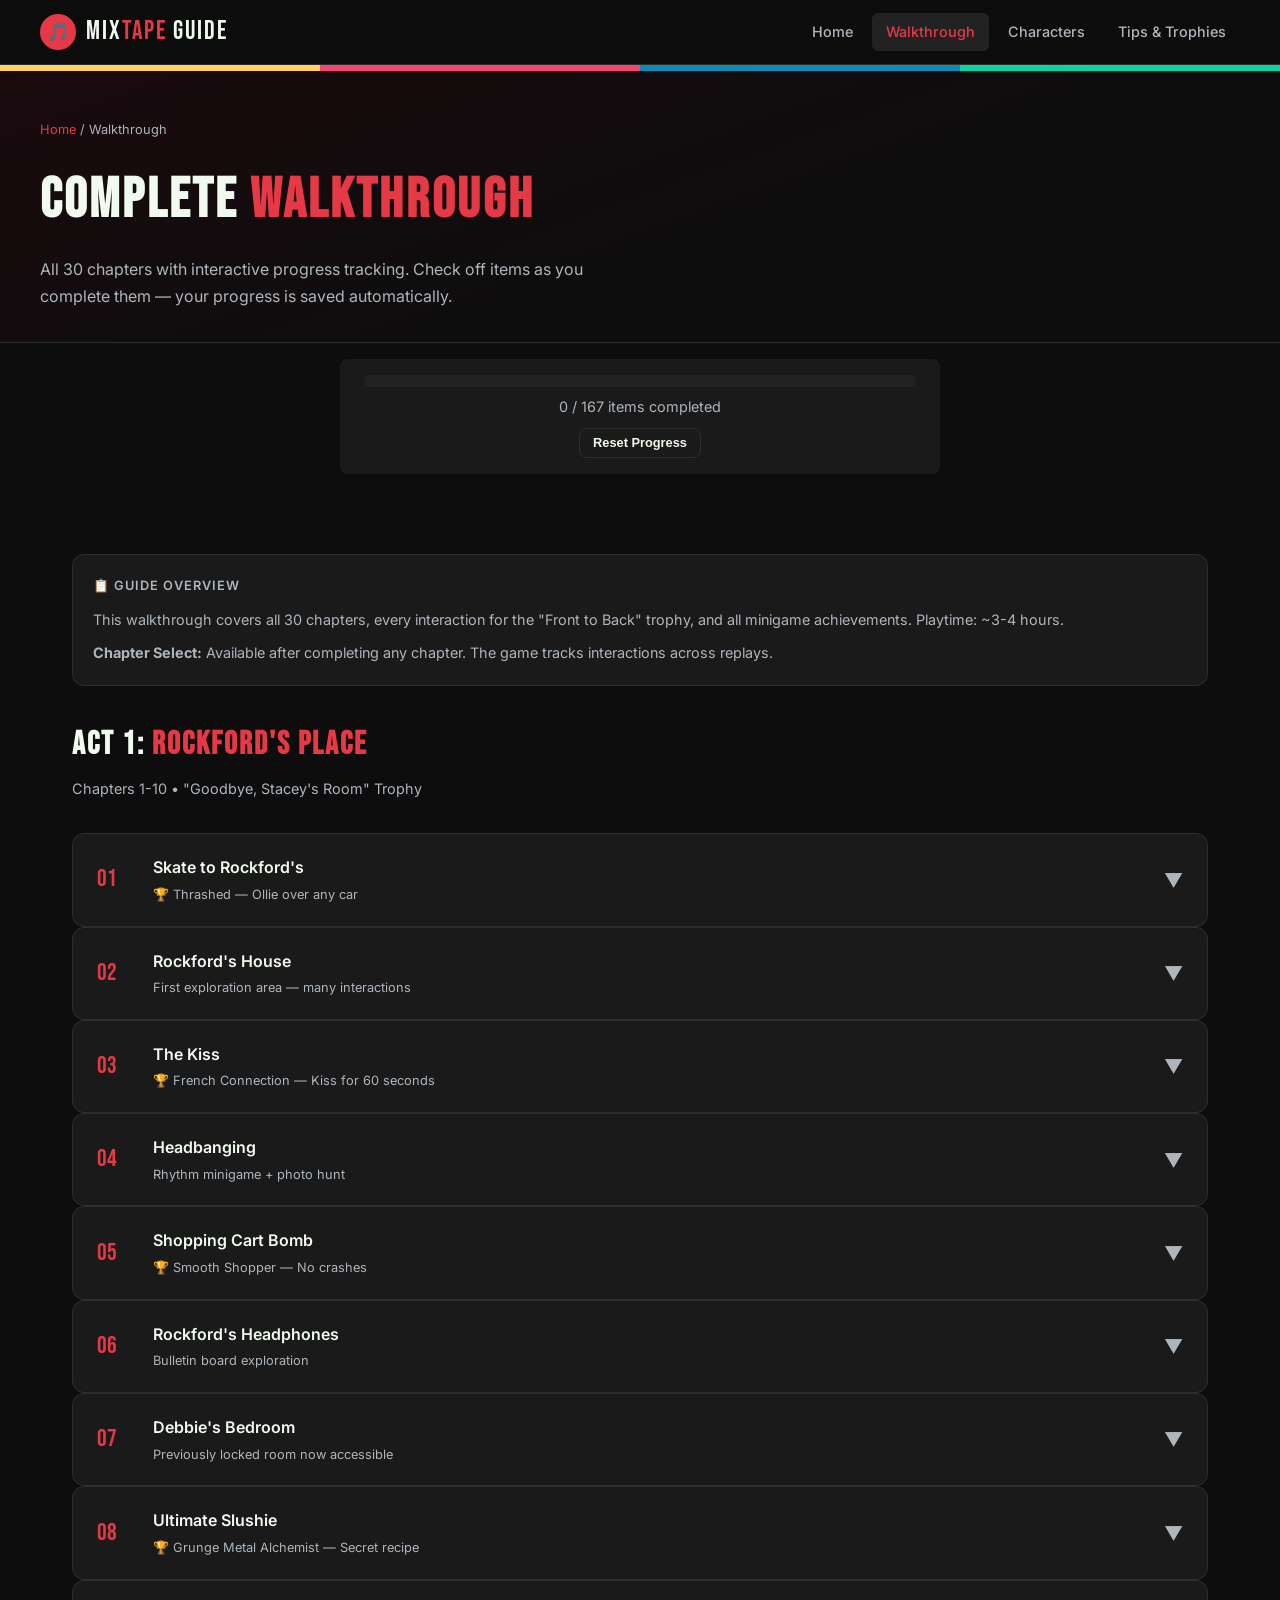
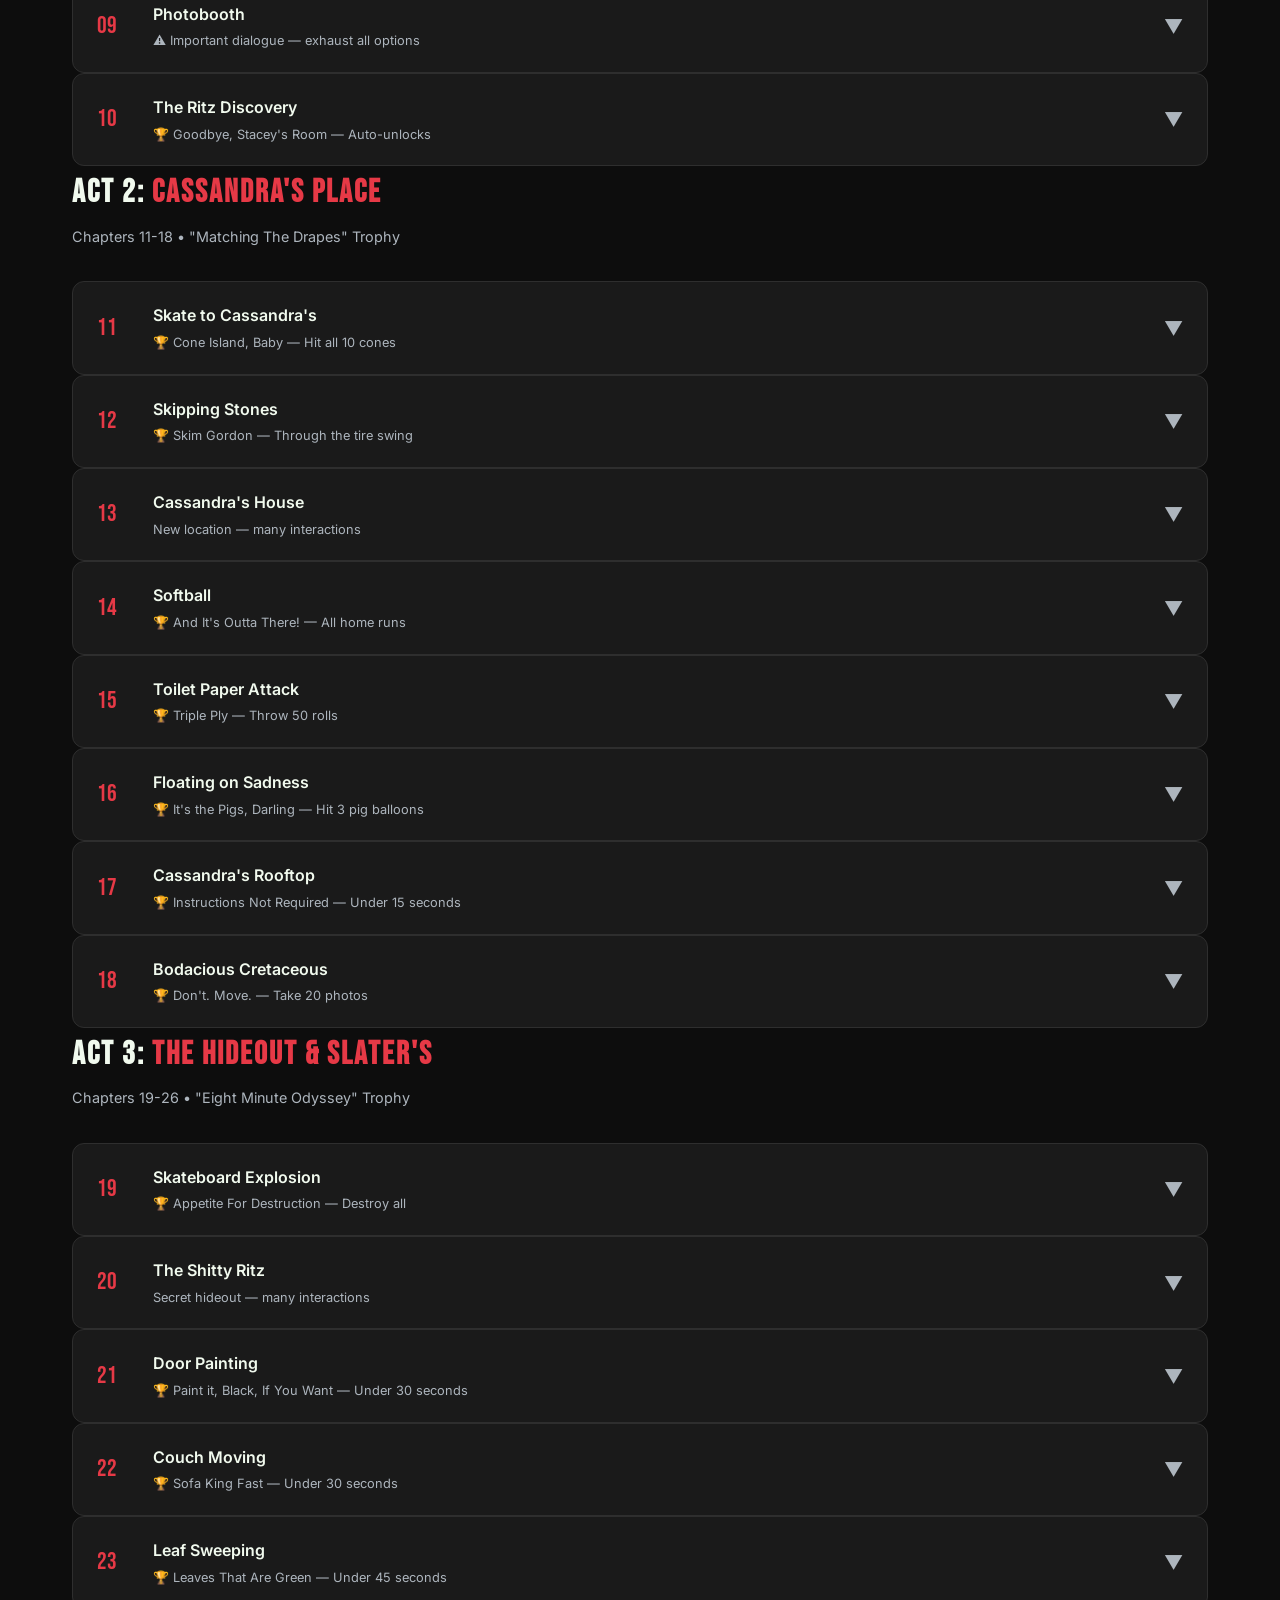
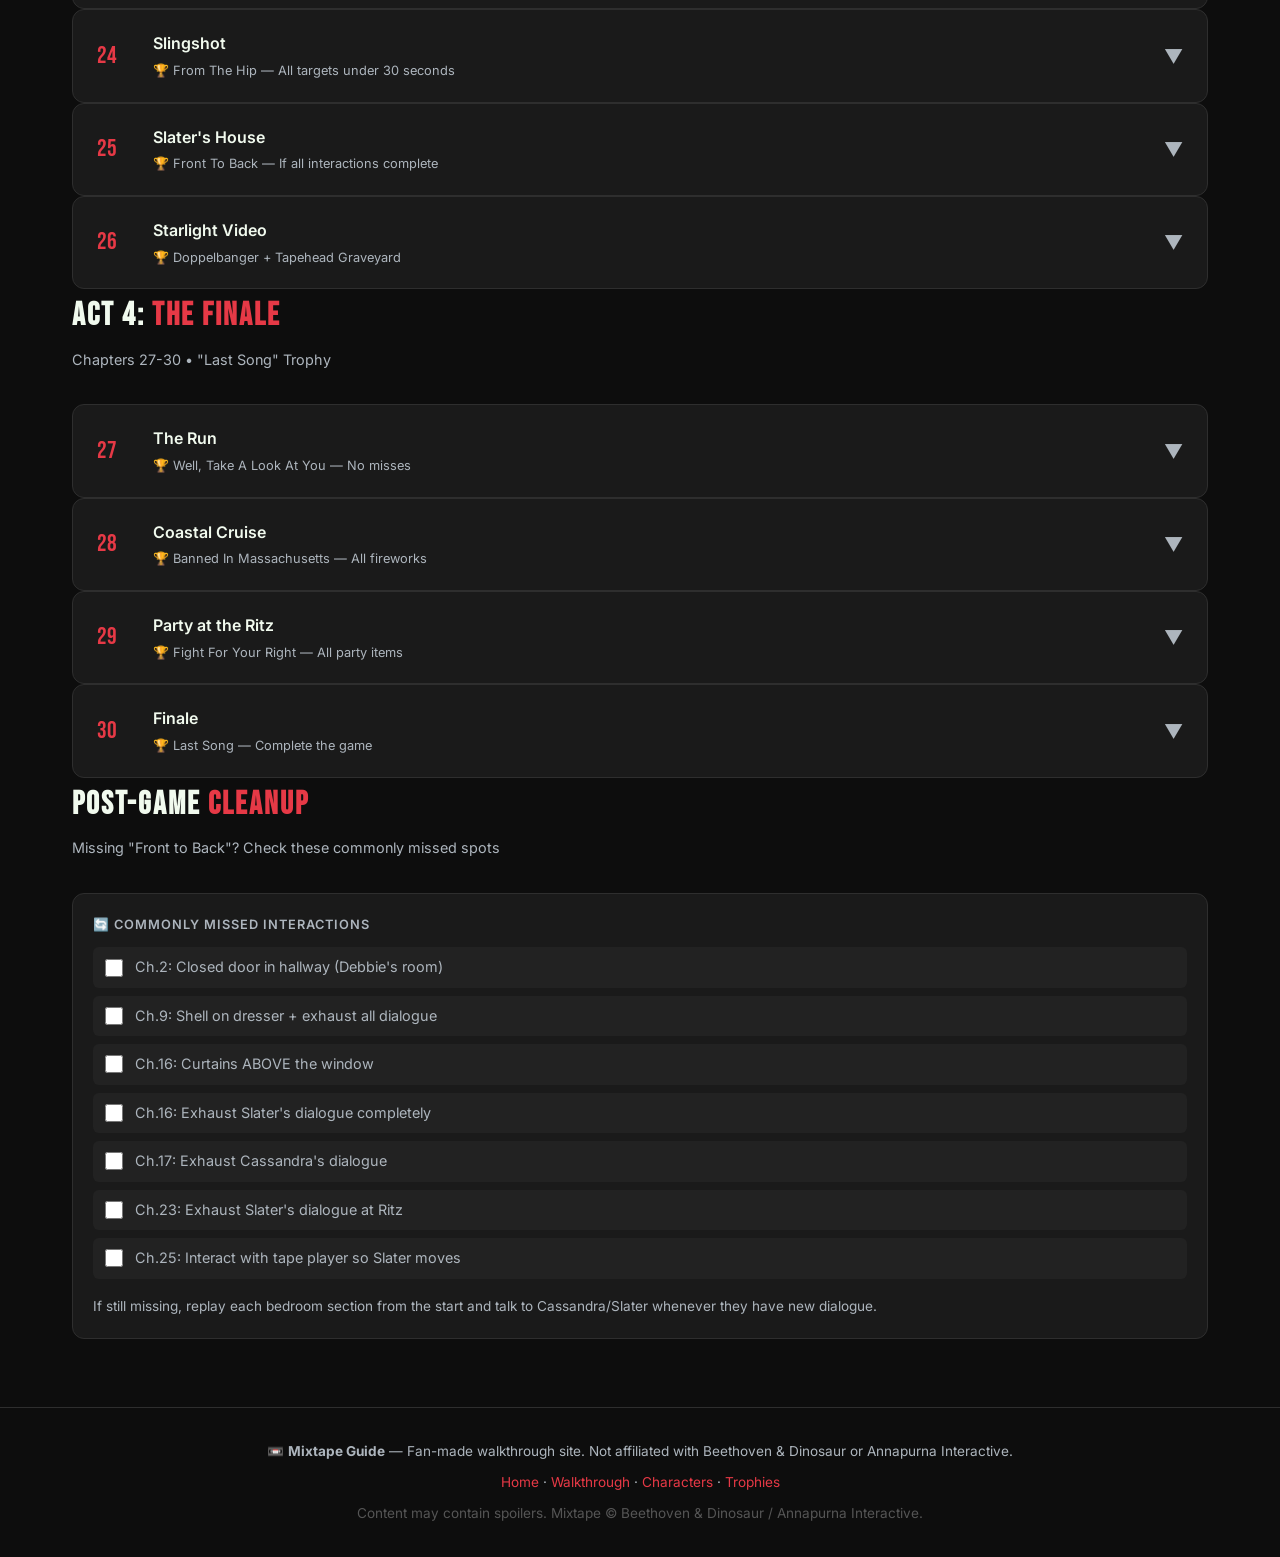
<file: walkthrough.html>
<!DOCTYPE html>
<html lang="en">
<head>
  <meta charset="UTF-8" />
  <meta name="viewport" content="width=device-width, initial-scale=1.0" />
  <title>Walkthrough — Mixtape Guide</title>
  <meta name="description" content="Complete 30-chapter walkthrough for Mixtape with interactive progress tracking, all collectibles, and trophy guides." />
  <link rel="stylesheet" href="style.css" />
</head>
<body>

  <!-- HEADER -->
  <header>
    <div class="nav-inner">
      <a href="index.html" class="logo">
        <div class="logo-icon">🎵</div>
        <span class="logo-text">MIX<span>TAPE</span> GUIDE</span>
      </a>
      <nav>
        <ul id="nav-menu">
          <li><a href="index.html">Home</a></li>
          <li><a href="walkthrough.html" class="active">Walkthrough</a></li>
          <li><a href="characters.html">Characters</a></li>
          <li><a href="tips.html">Tips &amp; Trophies</a></li>
        </ul>
      </nav>
      <button class="nav-toggle" id="nav-toggle" aria-label="Toggle navigation">☰</button>
    </div>
  </header>

  <!-- TAPE STRIP -->
  <div class="tape-strip">
    <span></span><span></span><span></span><span></span>
  </div>

  <!-- PAGE HERO -->
  <section class="page-hero">
    <div class="page-hero-inner">
      <div class="breadcrumb"><a href="index.html">Home</a> / Walkthrough</div>
      <h1>COMPLETE <span class="text-accent">WALKTHROUGH</span></h1>
      <p>All 30 chapters with interactive progress tracking. Check off items as you complete them — your progress is saved automatically.</p>
    </div>
  </section>

  <!-- PROGRESS BAR -->
  <div class="progress-container">
    <div class="progress-bar">
      <div class="progress-fill" id="progress-fill"></div>
    </div>
    <div class="progress-text"><span id="progress-count">0</span> / <span id="progress-total">0</span> items completed</div>
    <button class="btn btn-outline" id="reset-progress" style="margin-top:0.5rem;font-size:0.8rem;padding:0.4rem 0.8rem;">Reset Progress</button>
  </div>

  <!-- MAIN CONTENT -->
  <div class="page-wrapper">

    <!-- GUIDE INFO -->
    <div class="sidebar-box" style="position:static;max-width:100%;margin-bottom:2rem;">
      <h4>📋 Guide Overview</h4>
      <p style="color:var(--text-secondary);font-size:0.9rem;">This walkthrough covers all 30 chapters, every interaction for the "Front to Back" trophy, and all minigame achievements. Playtime: ~3-4 hours.</p>
      <p style="color:var(--text-secondary);font-size:0.9rem;margin-top:0.5rem;"><strong>Chapter Select:</strong> Available after completing any chapter. The game tracks interactions across replays.</p>
    </div>

    <!-- ACT 1 -->
    <section id="act-1">
      <h2 class="section-title">Act 1: <span>Rockford's Place</span></h2>
      <p class="section-sub">Chapters 1-10 • "Goodbye, Stacey's Room" Trophy</p>

      <!-- Chapter 1 -->
      <div class="chapter-item">
        <div class="chapter-header">
          <div class="chapter-num">01</div>
          <div class="chapter-info">
            <h3>Skate to Rockford's</h3>
            <p>🏆 Thrashed — Ollie over any car</p>
          </div>
          <div class="chapter-toggle">▼</div>
        </div>
        <div class="chapter-body">
          <p>The game opens with a skateboarding sequence. Navigate the streets while avoiding obstacles.</p>
          <h4>Trophy: Thrashed</h4>
          <p>Press jump to ollie over a vehicle. Smaller cars are easier. If you crash, the game rewinds so you can retry. More skating sections appear later if you miss it here.</p>
          <div class="checklist" data-chapter="1">
            <label><input type="checkbox" data-item="1-1"> Complete the skating section</label>
            <label><input type="checkbox" data-item="1-2"> 🏆 Ollie over a car (Thrashed)</label>
          </div>
        </div>
      </div>

      <!-- Chapter 2 -->
      <div class="chapter-item">
        <div class="chapter-header">
          <div class="chapter-num">02</div>
          <div class="chapter-info">
            <h3>Rockford's House</h3>
            <p>First exploration area — many interactions</p>
          </div>
          <div class="chapter-toggle">▼</div>
        </div>
        <div class="chapter-body">
          <p>Items with white dots are interactable. Once examined, the dot becomes hollow.</p>
          <h4>Hallway Area</h4>
          <div class="checklist" data-chapter="2">
            <label><input type="checkbox" data-item="2-1"> ⚠️ Closed door (Debbie's room) — EASY TO MISS!</label>
            <label><input type="checkbox" data-item="2-2"> Painting on the wall</label>
            <label><input type="checkbox" data-item="2-3"> Radio on the shelf</label>
          </div>
          <h4>Bathroom Area</h4>
          <div class="checklist" data-chapter="2">
            <label><input type="checkbox" data-item="2-4"> Framed picture</label>
            <label><input type="checkbox" data-item="2-5"> Wall painting</label>
            <label><input type="checkbox" data-item="2-6"> Items on the counter</label>
          </div>
          <h4>Bedroom (facing friends)</h4>
          <div class="checklist" data-chapter="2">
            <label><input type="checkbox" data-item="2-7"> CD on the shelf</label>
            <label><input type="checkbox" data-item="2-8"> Talk to Cassandra</label>
            <label><input type="checkbox" data-item="2-9"> Record player</label>
            <label><input type="checkbox" data-item="2-10"> Skateboard</label>
            <label><input type="checkbox" data-item="2-11"> Keyboard pencil case</label>
            <label><input type="checkbox" data-item="2-12"> Talk to Slater (on bed)</label>
          </div>
          <h4>Bedroom (facing door)</h4>
          <div class="checklist" data-chapter="2">
            <label><input type="checkbox" data-item="2-13"> Tapes near the TV</label>
            <label><input type="checkbox" data-item="2-14"> Cassette player on shelf</label>
            <label><input type="checkbox" data-item="2-15"> CDs on shelf</label>
            <label><input type="checkbox" data-item="2-16"> Interact with glowing cassette on desk</label>
          </div>
        </div>
      </div>

      <!-- Chapter 3 -->
      <div class="chapter-item">
        <div class="chapter-header">
          <div class="chapter-num">03</div>
          <div class="chapter-info">
            <h3>The Kiss</h3>
            <p>🏆 French Connection — Kiss for 60 seconds</p>
          </div>
          <div class="chapter-toggle">▼</div>
        </div>
        <div class="chapter-body">
          <p>Stay in the kissing minigame for 60 seconds. Trophy pops when you exit.</p>
          <div class="checklist" data-chapter="3">
            <label><input type="checkbox" data-item="3-1"> 🏆 Kiss for 60 seconds (French Connection)</label>
            <label><input type="checkbox" data-item="3-2"> Talk to Cassandra</label>
            <label><input type="checkbox" data-item="3-3"> Talk to Slater</label>
            <label><input type="checkbox" data-item="3-4"> Examine photos on closet</label>
            <label><input type="checkbox" data-item="3-5"> Interact with VCR on TV</label>
          </div>
        </div>
      </div>

      <!-- Chapter 4 -->
      <div class="chapter-item">
        <div class="chapter-header">
          <div class="chapter-num">04</div>
          <div class="chapter-info">
            <h3>Headbanging</h3>
            <p>Rhythm minigame + photo hunt</p>
          </div>
          <div class="chapter-toggle">▼</div>
        </div>
        <div class="chapter-body">
          <p>Rock out in the headbanging minigame, then find scattered photos.</p>
          <div class="checklist" data-chapter="4">
            <label><input type="checkbox" data-item="4-1"> Complete headbanging minigame</label>
            <label><input type="checkbox" data-item="4-2"> Talk to Cassandra</label>
            <label><input type="checkbox" data-item="4-3"> Talk to Slater</label>
            <label><input type="checkbox" data-item="4-4"> Examine photo string on wall</label>
            <label><input type="checkbox" data-item="4-5"> Find photo below the string</label>
            <label><input type="checkbox" data-item="4-6"> Find photo in book near Cassandra</label>
            <label><input type="checkbox" data-item="4-7"> Find photo on closet door</label>
            <label><input type="checkbox" data-item="4-8"> Return to photo string</label>
          </div>
        </div>
      </div>

      <!-- Chapter 5 -->
      <div class="chapter-item">
        <div class="chapter-header">
          <div class="chapter-num">05</div>
          <div class="chapter-info">
            <h3>Shopping Cart Bomb</h3>
            <p>🏆 Smooth Shopper — No crashes</p>
          </div>
          <div class="chapter-toggle">▼</div>
        </div>
        <div class="chapter-body">
          <p>Steer the shopping cart downhill. Use left stick to steer, shoulder buttons to balance. Stay center, avoid cars.</p>
          <div class="checklist" data-chapter="5">
            <label><input type="checkbox" data-item="5-1"> 🏆 Complete without crashing (Smooth Shopper)</label>
            <label><input type="checkbox" data-item="5-2"> Talk to Slater</label>
            <label><input type="checkbox" data-item="5-3"> Check poster in closet</label>
            <label><input type="checkbox" data-item="5-4"> Talk to Cassandra</label>
            <label><input type="checkbox" data-item="5-5"> Examine box on chair</label>
          </div>
        </div>
      </div>

      <!-- Chapter 6 -->
      <div class="chapter-item">
        <div class="chapter-header">
          <div class="chapter-num">06</div>
          <div class="chapter-info">
            <h3>Rockford's Headphones</h3>
            <p>Bulletin board exploration</p>
          </div>
          <div class="chapter-toggle">▼</div>
        </div>
        <div class="chapter-body">
          <div class="checklist" data-chapter="6">
            <label><input type="checkbox" data-item="6-1"> Talk to Cassandra</label>
            <label><input type="checkbox" data-item="6-2"> Talk to Slater</label>
            <label><input type="checkbox" data-item="6-3"> Examine bulletin board</label>
            <label><input type="checkbox" data-item="6-4"> Interact with all pinned items</label>
          </div>
        </div>
      </div>

      <!-- Chapter 7 -->
      <div class="chapter-item">
        <div class="chapter-header">
          <div class="chapter-num">07</div>
          <div class="chapter-info">
            <h3>Debbie's Bedroom</h3>
            <p>Previously locked room now accessible</p>
          </div>
          <div class="chapter-toggle">▼</div>
        </div>
        <div class="chapter-body">
          <p>Head down the hallway to the room that was previously locked.</p>
          <div class="checklist" data-chapter="7">
            <label><input type="checkbox" data-item="7-1"> Talk to Slater</label>
            <label><input type="checkbox" data-item="7-2"> Examine trophies on shelf</label>
            <label><input type="checkbox" data-item="7-3"> Talk to Cassandra</label>
            <label><input type="checkbox" data-item="7-4"> Check box to Cassandra's right</label>
            <label><input type="checkbox" data-item="7-5"> Open the cabinet</label>
            <label><input type="checkbox" data-item="7-6"> Look at picture on green dresser</label>
          </div>
        </div>
      </div>

      <!-- Chapter 8 -->
      <div class="chapter-item">
        <div class="chapter-header">
          <div class="chapter-num">08</div>
          <div class="chapter-info">
            <h3>Ultimate Slushie</h3>
            <p>🏆 Grunge Metal Alchemist — Secret recipe</p>
          </div>
          <div class="chapter-toggle">▼</div>
        </div>
        <div class="chapter-body">
          <h4>Secret Recipe</h4>
          <p>Mix equal parts: <strong>Blue Crush + Bubblegum + Lime + Orange</strong></p>
          <div class="checklist" data-chapter="8">
            <label><input type="checkbox" data-item="8-1"> 🏆 Make secret slushie (Grunge Metal Alchemist)</label>
            <label><input type="checkbox" data-item="8-2"> Talk to Slater</label>
            <label><input type="checkbox" data-item="8-3"> Talk to Cassandra</label>
            <label><input type="checkbox" data-item="8-4"> Open dresser drawer</label>
            <label><input type="checkbox" data-item="8-5"> Rearrange items, get black notebook</label>
            <label><input type="checkbox" data-item="8-6"> Grab the ticket</label>
          </div>
        </div>
      </div>

      <!-- Chapter 9 -->
      <div class="chapter-item">
        <div class="chapter-header">
          <div class="chapter-num">09</div>
          <div class="chapter-info">
            <h3>Photobooth</h3>
            <p>⚠️ Important dialogue — exhaust all options</p>
          </div>
          <div class="chapter-toggle">▼</div>
        </div>
        <div class="chapter-body">
          <div class="checklist" data-chapter="9">
            <label><input type="checkbox" data-item="9-1"> Complete photobooth minigame</label>
            <label><input type="checkbox" data-item="9-2"> Talk to Slater</label>
            <label><input type="checkbox" data-item="9-3"> Talk to Cassandra</label>
            <label><input type="checkbox" data-item="9-4"> Pick up picture on boxes</label>
            <label><input type="checkbox" data-item="9-5"> Examine shell on blue dresser</label>
            <label><input type="checkbox" data-item="9-6"> ⚠️ Talk to both until "should we leave"</label>
            <label><input type="checkbox" data-item="9-7"> Interact with wardrobe</label>
          </div>
        </div>
      </div>

      <!-- Chapter 10 -->
      <div class="chapter-item">
        <div class="chapter-header">
          <div class="chapter-num">10</div>
          <div class="chapter-info">
            <h3>The Ritz Discovery</h3>
            <p>🏆 Goodbye, Stacey's Room — Auto-unlocks</p>
          </div>
          <div class="chapter-toggle">▼</div>
        </div>
        <div class="chapter-body">
          <p>Flashback through the forest. No extra interactions — just follow the path.</p>
          <div class="checklist" data-chapter="10">
            <label><input type="checkbox" data-item="10-1"> Follow the forest path</label>
            <label><input type="checkbox" data-item="10-2"> 🏆 Goodbye, Stacey's Room (auto-unlocks)</label>
          </div>
        </div>
      </div>
    </section>

    <!-- ACT 2 -->
    <section id="act-2">
      <h2 class="section-title">Act 2: <span>Cassandra's Place</span></h2>
      <p class="section-sub">Chapters 11-18 • "Matching The Drapes" Trophy</p>

      <!-- Chapter 11 -->
      <div class="chapter-item">
        <div class="chapter-header">
          <div class="chapter-num">11</div>
          <div class="chapter-info">
            <h3>Skate to Cassandra's</h3>
            <p>🏆 Cone Island, Baby — Hit all 10 cones</p>
          </div>
          <div class="chapter-toggle">▼</div>
        </div>
        <div class="chapter-body">
          <h4>Cone Locations</h4>
          <div class="checklist" data-chapter="11">
            <label><input type="checkbox" data-item="11-1"> Cones 1-3: Right of yellow dump truck</label>
            <label><input type="checkbox" data-item="11-2"> Cone 4: Past intersection near school bus</label>
            <label><input type="checkbox" data-item="11-3"> Cones 5-6: After semi-trailer, before construction</label>
            <label><input type="checkbox" data-item="11-4"> Cone 7: First part of construction area</label>
            <label><input type="checkbox" data-item="11-5"> Cones 8-9: Right side during overhead camera (tricky!)</label>
            <label><input type="checkbox" data-item="11-6"> Cone 10: Left side after camera returns</label>
            <label><input type="checkbox" data-item="11-7"> 🏆 Cone Island, Baby</label>
          </div>
        </div>
      </div>

      <!-- Chapter 12 -->
      <div class="chapter-item">
        <div class="chapter-header">
          <div class="chapter-num">12</div>
          <div class="chapter-info">
            <h3>Skipping Stones</h3>
            <p>🏆 Skim Gordon — Through the tire swing</p>
          </div>
          <div class="chapter-toggle">▼</div>
        </div>
        <div class="chapter-body">
          <p>Aim at the upper-middle of the tire swing opening. Unlimited attempts.</p>
          <div class="checklist" data-chapter="12">
            <label><input type="checkbox" data-item="12-1"> 🏆 Throw stone through tire (Skim Gordon)</label>
            <label><input type="checkbox" data-item="12-2"> Use leave prompt when ready</label>
          </div>
        </div>
      </div>

      <!-- Chapter 13 -->
      <div class="chapter-item">
        <div class="chapter-header">
          <div class="chapter-num">13</div>
          <div class="chapter-info">
            <h3>Cassandra's House</h3>
            <p>New location — many interactions</p>
          </div>
          <div class="chapter-toggle">▼</div>
        </div>
        <div class="chapter-body">
          <h4>Hallway</h4>
          <div class="checklist" data-chapter="13">
            <label><input type="checkbox" data-item="13-1"> Door behind you</label>
            <label><input type="checkbox" data-item="13-2"> Portrait on wall</label>
          </div>
          <h4>Main Room</h4>
          <div class="checklist" data-chapter="13">
            <label><input type="checkbox" data-item="13-3"> Book on the right</label>
            <label><input type="checkbox" data-item="13-4"> Board on wall</label>
          </div>
          <h4>Bedroom</h4>
          <div class="checklist" data-chapter="13">
            <label><input type="checkbox" data-item="13-5"> Tape beside bed</label>
            <label><input type="checkbox" data-item="13-6"> Talk to Cassandra</label>
            <label><input type="checkbox" data-item="13-7"> Flower painting</label>
            <label><input type="checkbox" data-item="13-8"> Talk to Slater</label>
            <label><input type="checkbox" data-item="13-9"> Picture on right wall</label>
            <label><input type="checkbox" data-item="13-10"> Trophy in cabinet</label>
          </div>
        </div>
      </div>

      <!-- Chapter 14 -->
      <div class="chapter-item">
        <div class="chapter-header">
          <div class="chapter-num">14</div>
          <div class="chapter-info">
            <h3>Softball</h3>
            <p>🏆 And It's Outta There! — All home runs</p>
          </div>
          <div class="chapter-toggle">▼</div>
        </div>
        <div class="chapter-body">
          <p>Use Rockford's turn to practice. As Cassandra: push stick toward pitch location, swing when circle aligns.</p>
          <div class="checklist" data-chapter="14">
            <label><input type="checkbox" data-item="14-1"> Practice as Rockford</label>
            <label><input type="checkbox" data-item="14-2"> 🏆 All home runs as Cassandra</label>
            <label><input type="checkbox" data-item="14-3"> Interact with bed</label>
            <label><input type="checkbox" data-item="14-4"> Talk to Cassandra</label>
            <label><input type="checkbox" data-item="14-5"> Talk to Slater</label>
            <label><input type="checkbox" data-item="14-6"> Check paper in bathroom</label>
          </div>
        </div>
      </div>

      <!-- Chapter 15 -->
      <div class="chapter-item">
        <div class="chapter-header">
          <div class="chapter-num">15</div>
          <div class="chapter-info">
            <h3>Toilet Paper Attack</h3>
            <p>🏆 Triple Ply — Throw 50 rolls</p>
          </div>
          <div class="chapter-toggle">▼</div>
        </div>
        <div class="chapter-body">
          <div class="checklist" data-chapter="15">
            <label><input type="checkbox" data-item="15-1"> 🏆 Throw 50 rolls (Triple Ply)</label>
            <label><input type="checkbox" data-item="15-2"> Talk to Slater</label>
            <label><input type="checkbox" data-item="15-3"> Spot on wall left of Cassandra</label>
            <label><input type="checkbox" data-item="15-4"> Talk to Cassandra</label>
            <label><input type="checkbox" data-item="15-5"> Picture on table near bathroom</label>
          </div>
        </div>
      </div>

      <!-- Chapter 16 -->
      <div class="chapter-item">
        <div class="chapter-header">
          <div class="chapter-num">16</div>
          <div class="chapter-info">
            <h3>Floating on Sadness</h3>
            <p>🏆 It's the Pigs, Darling — Hit 3 pig balloons</p>
          </div>
          <div class="chapter-toggle">▼</div>
        </div>
        <div class="chapter-body">
          <p>Float backwards through surreal environments. Steer into 3 pig balloons.</p>
          <div class="checklist" data-chapter="16">
            <label><input type="checkbox" data-item="16-1"> 🏆 Hit 3 pig balloons</label>
            <label><input type="checkbox" data-item="16-2"> Open trophy cabinet door</label>
            <label><input type="checkbox" data-item="16-3"> Talk to Slater on bed</label>
            <label><input type="checkbox" data-item="16-4"> ⚠️ Look UP at curtains above window!</label>
            <label><input type="checkbox" data-item="16-5"> Paper behind Slater</label>
          </div>
          <h4>After Characters Move</h4>
          <div class="checklist" data-chapter="16">
            <label><input type="checkbox" data-item="16-6"> Talk to Slater (until "should we leave")</label>
            <label><input type="checkbox" data-item="16-7"> Talk to Cassandra twice</label>
            <label><input type="checkbox" data-item="16-8"> Open window behind Slater</label>
          </div>
        </div>
      </div>

      <!-- Chapter 17 -->
      <div class="chapter-item">
        <div class="chapter-header">
          <div class="chapter-num">17</div>
          <div class="chapter-info">
            <h3>Cassandra's Rooftop</h3>
            <p>🏆 Instructions Not Required — Under 15 seconds</p>
          </div>
          <div class="chapter-toggle">▼</div>
        </div>
        <div class="chapter-body">
          <h4>Minimaster Assembly (Speed Run)</h4>
          <ol style="color:var(--text-secondary);font-size:0.9rem;margin:0.5rem 0;">
            <li>Grab Minimaster, flip with right stick</li>
            <li>Open battery cover</li>
            <li>Move both batteries to slots</li>
            <li>Close cover, flip back, press power</li>
          </ol>
          <div class="checklist" data-chapter="17">
            <label><input type="checkbox" data-item="17-1"> Talk to Cassandra twice (until "should we leave")</label>
            <label><input type="checkbox" data-item="17-2"> Talk to Slater to get Minimaster</label>
            <label><input type="checkbox" data-item="17-3"> 🏆 Assemble in under 15 seconds</label>
          </div>
        </div>
      </div>

      <!-- Chapter 18 -->
      <div class="chapter-item">
        <div class="chapter-header">
          <div class="chapter-num">18</div>
          <div class="chapter-info">
            <h3>Bodacious Cretaceous</h3>
            <p>🏆 Don't. Move. — Take 20 photos</p>
          </div>
          <div class="chapter-toggle">▼</div>
        </div>
        <div class="chapter-body">
          <p>Explore the abandoned dinosaur park. Take at least 20 photos before the volcano room.</p>
          <div class="checklist" data-chapter="18">
            <label><input type="checkbox" data-item="18-1"> 🏆 Take 20 photos (Don't. Move.)</label>
            <label><input type="checkbox" data-item="18-2"> 🏆 Matching The Drapes (auto-unlocks)</label>
          </div>
        </div>
      </div>
    </section>

    <!-- ACT 3 -->
    <section id="act-3">
      <h2 class="section-title">Act 3: <span>The Hideout & Slater's</span></h2>
      <p class="section-sub">Chapters 19-26 • "Eight Minute Odyssey" Trophy</p>

      <!-- Chapter 19 -->
      <div class="chapter-item">
        <div class="chapter-header">
          <div class="chapter-num">19</div>
          <div class="chapter-info">
            <h3>Skateboard Explosion</h3>
            <p>🏆 Appetite For Destruction — Destroy all</p>
          </div>
          <div class="chapter-toggle">▼</div>
        </div>
        <div class="chapter-body">
          <p>Mash both triggers to destroy red-highlighted objects. Trophy unlocks at gumball machine in mall.</p>
          <div class="checklist" data-chapter="19">
            <label><input type="checkbox" data-item="19-1"> 🏆 Destroy all objects (Appetite For Destruction)</label>
          </div>
        </div>
      </div>

      <!-- Chapter 20 -->
      <div class="chapter-item">
        <div class="chapter-header">
          <div class="chapter-num">20</div>
          <div class="chapter-info">
            <h3>The Shitty Ritz</h3>
            <p>Secret hideout — many interactions</p>
          </div>
          <div class="chapter-toggle">▼</div>
        </div>
        <div class="chapter-body">
          <h4>Starting Area</h4>
          <div class="checklist" data-chapter="20">
            <label><input type="checkbox" data-item="20-1"> Yellow fridge</label>
            <label><input type="checkbox" data-item="20-2"> Poster on table</label>
            <label><input type="checkbox" data-item="20-3"> Empty bottles on boxes</label>
            <label><input type="checkbox" data-item="20-4"> Open window</label>
          </div>
          <h4>Right Side</h4>
          <div class="checklist" data-chapter="20">
            <label><input type="checkbox" data-item="20-5"> Whipped cream dispenser</label>
            <label><input type="checkbox" data-item="20-6"> Radio</label>
            <label><input type="checkbox" data-item="20-7"> Talk to Slater</label>
            <label><input type="checkbox" data-item="20-8"> Interact with paint cans near deck</label>
          </div>
        </div>
      </div>

      <!-- Chapter 21 -->
      <div class="chapter-item">
        <div class="chapter-header">
          <div class="chapter-num">21</div>
          <div class="chapter-info">
            <h3>Door Painting</h3>
            <p>🏆 Paint it, Black, If You Want — Under 30 seconds</p>
          </div>
          <div class="chapter-toggle">▼</div>
        </div>
        <div class="chapter-body">
          <p>Move to edge, hold paint, roll full strokes. You don't need 100% coverage.</p>
          <div class="checklist" data-chapter="21">
            <label><input type="checkbox" data-item="21-1"> 🏆 Paint door in under 30 seconds</label>
            <label><input type="checkbox" data-item="21-2"> Talk to Slater</label>
            <label><input type="checkbox" data-item="21-3"> Interact with couch</label>
          </div>
        </div>
      </div>

      <!-- Chapter 22 -->
      <div class="chapter-item">
        <div class="chapter-header">
          <div class="chapter-num">22</div>
          <div class="chapter-info">
            <h3>Couch Moving</h3>
            <p>🏆 Sofa King Fast — Under 30 seconds</p>
          </div>
          <div class="chapter-toggle">▼</div>
        </div>
        <div class="chapter-body">
          <p>Control both characters with both sticks. Move right, drop when zone turns green.</p>
          <div class="checklist" data-chapter="22">
            <label><input type="checkbox" data-item="22-1"> 🏆 Position couch in under 30 seconds</label>
            <label><input type="checkbox" data-item="22-2"> Talk to Slater</label>
            <label><input type="checkbox" data-item="22-3"> Examine ground in front of him</label>
          </div>
        </div>
      </div>

      <!-- Chapter 23 -->
      <div class="chapter-item">
        <div class="chapter-header">
          <div class="chapter-num">23</div>
          <div class="chapter-info">
            <h3>Leaf Sweeping</h3>
            <p>🏆 Leaves That Are Green — Under 45 seconds</p>
          </div>
          <div class="chapter-toggle">▼</div>
        </div>
        <div class="chapter-body">
          <p>Hold sweep to charge, blast from center outward. Circle turns green when clear.</p>
          <div class="checklist" data-chapter="23">
            <label><input type="checkbox" data-item="23-1"> 🏆 Clear leaves in under 45 seconds</label>
            <label><input type="checkbox" data-item="23-2"> ⚠️ Talk to Slater (until "should we leave")</label>
            <label><input type="checkbox" data-item="23-3"> Interact with slingshot on car trunk</label>
          </div>
        </div>
      </div>

      <!-- Chapter 24 -->
      <div class="chapter-item">
        <div class="chapter-header">
          <div class="chapter-num">24</div>
          <div class="chapter-info">
            <h3>Slingshot</h3>
            <p>🏆 From The Hip — All targets under 30 seconds</p>
          </div>
          <div class="chapter-toggle">▼</div>
        </div>
        <div class="chapter-body">
          <p>Aim just above Rockford's fingers. Hit ALL cans AND bottles.</p>
          <div class="checklist" data-chapter="24">
            <label><input type="checkbox" data-item="24-1"> 🏆 Hit all targets in under 30 seconds</label>
          </div>
        </div>
      </div>

      <!-- Chapter 25 -->
      <div class="chapter-item">
        <div class="chapter-header">
          <div class="chapter-num">25</div>
          <div class="chapter-info">
            <h3>Slater's House</h3>
            <p>🏆 Front To Back — If all interactions complete</p>
          </div>
          <div class="chapter-toggle">▼</div>
        </div>
        <div class="chapter-body">
          <h4>Near Stairs (left to right)</h4>
          <div class="checklist" data-chapter="25">
            <label><input type="checkbox" data-item="25-1"> Red robot</label>
            <label><input type="checkbox" data-item="25-2"> Plasma orb</label>
            <label><input type="checkbox" data-item="25-3"> Photos on guitar amp</label>
            <label><input type="checkbox" data-item="25-4"> Green book</label>
            <label><input type="checkbox" data-item="25-5"> Guitar on couch</label>
          </div>
          <h4>Opposite Side (left to right)</h4>
          <div class="checklist" data-chapter="25">
            <label><input type="checkbox" data-item="25-6"> Picture on left wall</label>
            <label><input type="checkbox" data-item="25-7"> Talk to Slater</label>
            <label><input type="checkbox" data-item="25-8"> Wall behind Slater</label>
            <label><input type="checkbox" data-item="25-9"> Fish tank</label>
            <label><input type="checkbox" data-item="25-10"> Record player</label>
          </div>
          <h4>Final Items</h4>
          <div class="checklist" data-chapter="25">
            <label><input type="checkbox" data-item="25-11"> Lava lamp (right of tape player)</label>
            <label><input type="checkbox" data-item="25-12"> Tape player</label>
            <label><input type="checkbox" data-item="25-13"> Talk to Slater (until "should we leave")</label>
            <label><input type="checkbox" data-item="25-14"> Minimaster on desk</label>
            <label><input type="checkbox" data-item="25-15"> Tape on bed</label>
            <label><input type="checkbox" data-item="25-16"> 🏆 Front To Back (if all complete)</label>
          </div>
        </div>
      </div>

      <!-- Chapter 26 -->
      <div class="chapter-item">
        <div class="chapter-header">
          <div class="chapter-num">26</div>
          <div class="chapter-info">
            <h3>Starlight Video</h3>
            <p>🏆 Doppelbanger + Tapehead Graveyard</p>
          </div>
          <div class="chapter-toggle">▼</div>
        </div>
        <div class="chapter-body">
          <p>Walk around as drunk Slater. Knock over cutouts and tapes.</p>
          <h4>Cutout Locations (5 total)</h4>
          <div class="checklist" data-chapter="26">
            <label><input type="checkbox" data-item="26-1"> 2 cutouts at end of left aisles</label>
            <label><input type="checkbox" data-item="26-2"> 2 cutouts on back wall</label>
            <label><input type="checkbox" data-item="26-3"> 1 cutout near clerk</label>
            <label><input type="checkbox" data-item="26-4"> 🏆 Doppelbanger (all 5 cutouts)</label>
            <label><input type="checkbox" data-item="26-5"> 🏆 Tapehead Graveyard (200 tapes)</label>
            <label><input type="checkbox" data-item="26-6"> Grab 2 blue + 1 yellow tape</label>
            <label><input type="checkbox" data-item="26-7"> Bring tapes to clerk</label>
            <label><input type="checkbox" data-item="26-8"> 🏆 Eight Minute Odyssey (auto-unlocks)</label>
          </div>
        </div>
      </div>
    </section>

    <!-- ACT 4 -->
    <section id="act-4">
      <h2 class="section-title">Act 4: <span>The Finale</span></h2>
      <p class="section-sub">Chapters 27-30 • "Last Song" Trophy</p>

      <!-- Chapter 27 -->
      <div class="chapter-item">
        <div class="chapter-header">
          <div class="chapter-num">27</div>
          <div class="chapter-info">
            <h3>The Run</h3>
            <p>🏆 Well, Take A Look At You — No misses</p>
          </div>
          <div class="chapter-toggle">▼</div>
        </div>
        <div class="chapter-body">
          <p>Auto-run sequence. Jump over obstacles, slide under low gaps. If no slide gap, jump.</p>
          <div class="checklist" data-chapter="27">
            <label><input type="checkbox" data-item="27-1"> 🏆 No missed jumps/slides (Well, Take A Look At You)</label>
          </div>
        </div>
      </div>

      <!-- Chapter 28 -->
      <div class="chapter-item">
        <div class="chapter-header">
          <div class="chapter-num">28</div>
          <div class="chapter-info">
            <h3>Coastal Cruise</h3>
            <p>🏆 Banned In Massachusetts — All fireworks</p>
          </div>
          <div class="chapter-toggle">▼</div>
        </div>
        <div class="chapter-body">
          <p>Mash both triggers to set off fireworks. Same as skateboard explosion.</p>
          <div class="checklist" data-chapter="28">
            <label><input type="checkbox" data-item="28-1"> 🏆 Don't miss any fireworks (Banned In Massachusetts)</label>
          </div>
        </div>
      </div>

      <!-- Chapter 29 -->
      <div class="chapter-item">
        <div class="chapter-header">
          <div class="chapter-num">29</div>
          <div class="chapter-info">
            <h3>Party at the Ritz</h3>
            <p>🏆 Fight For Your Right — All party items</p>
          </div>
          <div class="chapter-toggle">▼</div>
        </div>
        <div class="chapter-body">
          <p>Film with camcorder AND collect items from partygoers. High-fives don't count.</p>
          <h4>Item Locations (in order)</h4>
          <div class="checklist" data-chapter="29">
            <label><input type="checkbox" data-item="29-1"> Guy in sunglasses (right) — drink</label>
            <label><input type="checkbox" data-item="29-2"> Girl on left — drink</label>
            <label><input type="checkbox" data-item="29-3"> Man near center — food</label>
            <label><input type="checkbox" data-item="29-4"> Bowl behind him — keep eating</label>
            <label><input type="checkbox" data-item="29-5"> Girl in black (facing house) — drink</label>
            <label><input type="checkbox" data-item="29-6"> Bathtub near house — keep drinking</label>
            <label><input type="checkbox" data-item="29-7"> Girl on deck (left of door) — drink</label>
            <label><input type="checkbox" data-item="29-8"> Girl near sunglasses guy — final drink</label>
            <label><input type="checkbox" data-item="29-9"> 🏆 Fight For Your Right</label>
          </div>
        </div>
      </div>

      <!-- Chapter 30 -->
      <div class="chapter-item">
        <div class="chapter-header">
          <div class="chapter-num">30</div>
          <div class="chapter-info">
            <h3>Finale</h3>
            <p>🏆 Last Song — Complete the game</p>
          </div>
          <div class="chapter-toggle">▼</div>
        </div>
        <div class="chapter-body">
          <p>Linear conclusion. Enjoy the ending! Hold skip button to speed through credits.</p>
          <div class="checklist" data-chapter="30">
            <label><input type="checkbox" data-item="30-1"> Watch the finale</label>
            <label><input type="checkbox" data-item="30-2"> 🏆 Last Song (after credits)</label>
          </div>
        </div>
      </div>
    </section>

    <!-- CLEANUP SECTION -->
    <section id="cleanup">
      <h2 class="section-title">Post-Game <span>Cleanup</span></h2>
      <p class="section-sub">Missing "Front to Back"? Check these commonly missed spots</p>

      <div class="sidebar-box" style="position:static;max-width:100%;">
        <h4>🔄 Commonly Missed Interactions</h4>
        <div class="checklist" data-chapter="cleanup">
          <label><input type="checkbox" data-item="cleanup-1"> Ch.2: Closed door in hallway (Debbie's room)</label>
          <label><input type="checkbox" data-item="cleanup-2"> Ch.9: Shell on dresser + exhaust all dialogue</label>
          <label><input type="checkbox" data-item="cleanup-3"> Ch.16: Curtains ABOVE the window</label>
          <label><input type="checkbox" data-item="cleanup-4"> Ch.16: Exhaust Slater's dialogue completely</label>
          <label><input type="checkbox" data-item="cleanup-5"> Ch.17: Exhaust Cassandra's dialogue</label>
          <label><input type="checkbox" data-item="cleanup-6"> Ch.23: Exhaust Slater's dialogue at Ritz</label>
          <label><input type="checkbox" data-item="cleanup-7"> Ch.25: Interact with tape player so Slater moves</label>
        </div>
        <p style="color:var(--text-secondary);font-size:0.85rem;margin-top:1rem;">If still missing, replay each bedroom section from the start and talk to Cassandra/Slater whenever they have new dialogue.</p>
      </div>
    </section>

  </div>

  <!-- FOOTER -->
  <footer>
    <div class="footer-inner">
      <div>📼 <strong>Mixtape Guide</strong> — Fan-made walkthrough site. Not affiliated with Beethoven & Dinosaur or Annapurna Interactive.</div>
      <div>
        <a href="index.html">Home</a> ·
        <a href="walkthrough.html">Walkthrough</a> ·
        <a href="characters.html">Characters</a> ·
        <a href="tips.html">Trophies</a>
      </div>
      <div style="color:#555;">Content may contain spoilers. Mixtape © Beethoven & Dinosaur / Annapurna Interactive.</div>
    </div>
  </footer>

  <script src="main.js"></script>
</body>
</html>
</file>
<file: style.css>
/* ===== MIXTAPE GUIDE - STYLESHEET ===== */

@import url('https://fonts.googleapis.com/css2?family=Bebas+Neue&family=Inter:wght@300;400;500;600;700&display=swap');

:root {
  --bg-dark: #0d0d0d;
  --bg-card: #1a1a1a;
  --bg-card2: #222222;
  --accent: #e63946;
  --accent2: #f4a261;
  --accent3: #a8dadc;
  --text-primary: #f1faee;
  --text-secondary: #adb5bd;
  --border: #2e2e2e;
  --tape-yellow: #ffd166;
  --tape-pink: #ef476f;
  --tape-blue: #118ab2;
  --tape-green: #06d6a0;
  --shadow: 0 4px 24px rgba(0,0,0,0.5);
  --radius: 12px;
}

*, *::before, *::after { box-sizing: border-box; margin: 0; padding: 0; }

html { scroll-behavior: smooth; }

body {
  background: var(--bg-dark);
  color: var(--text-primary);
  font-family: 'Inter', sans-serif;
  font-size: 16px;
  line-height: 1.7;
  min-height: 100vh;
}

/* ===== SCROLLBAR ===== */
::-webkit-scrollbar { width: 8px; }
::-webkit-scrollbar-track { background: var(--bg-dark); }
::-webkit-scrollbar-thumb { background: var(--accent); border-radius: 4px; }

/* ===== HEADER / NAV ===== */
header {
  position: sticky;
  top: 0;
  z-index: 100;
  background: rgba(13,13,13,0.95);
  backdrop-filter: blur(12px);
  border-bottom: 1px solid var(--border);
  padding: 0 2rem;
}

.nav-inner {
  max-width: 1200px;
  margin: 0 auto;
  display: flex;
  align-items: center;
  justify-content: space-between;
  height: 64px;
}

.logo {
  display: flex;
  align-items: center;
  gap: 10px;
  text-decoration: none;
}

.logo-icon {
  width: 36px;
  height: 36px;
  background: var(--accent);
  border-radius: 50%;
  display: flex;
  align-items: center;
  justify-content: center;
  font-size: 18px;
}

.logo-text {
  font-family: 'Bebas Neue', sans-serif;
  font-size: 1.6rem;
  color: var(--text-primary);
  letter-spacing: 2px;
}

.logo-text span { color: var(--accent); }

nav ul {
  list-style: none;
  display: flex;
  gap: 0.25rem;
}

nav ul li a {
  display: block;
  padding: 0.4rem 0.9rem;
  color: var(--text-secondary);
  text-decoration: none;
  font-size: 0.9rem;
  font-weight: 500;
  border-radius: 6px;
  transition: color 0.2s, background 0.2s;
}

nav ul li a:hover,
nav ul li a.active {
  color: var(--text-primary);
  background: var(--bg-card2);
}

nav ul li a.active { color: var(--accent); }

.nav-toggle {
  display: none;
  background: none;
  border: none;
  color: var(--text-primary);
  font-size: 1.5rem;
  cursor: pointer;
}

/* ===== HERO ===== */
.hero {
  position: relative;
  overflow: hidden;
  padding: 5rem 2rem 4rem;
  text-align: center;
  background: linear-gradient(160deg, #1a0a0e 0%, #0d0d0d 60%);
}

.hero::before {
  content: '';
  position: absolute;
  inset: 0;
  background:
    radial-gradient(ellipse 60% 40% at 50% 0%, rgba(230,57,70,0.18) 0%, transparent 70%),
    radial-gradient(ellipse 40% 30% at 80% 80%, rgba(244,162,97,0.1) 0%, transparent 60%);
  pointer-events: none;
}

.hero-badge {
  display: inline-block;
  background: rgba(230,57,70,0.15);
  border: 1px solid rgba(230,57,70,0.4);
  color: var(--accent);
  font-size: 0.75rem;
  font-weight: 600;
  letter-spacing: 2px;
  text-transform: uppercase;
  padding: 0.3rem 1rem;
  border-radius: 20px;
  margin-bottom: 1.5rem;
}

.hero h1 {
  font-family: 'Bebas Neue', sans-serif;
  font-size: clamp(3rem, 8vw, 6rem);
  letter-spacing: 4px;
  line-height: 1;
  margin-bottom: 1rem;
}

.hero h1 span { color: var(--accent); }

.hero p {
  max-width: 600px;
  margin: 0 auto 2.5rem;
  color: var(--text-secondary);
  font-size: 1.05rem;
}

.hero-cta {
  display: flex;
  gap: 1rem;
  justify-content: center;
  flex-wrap: wrap;
}

.btn {
  display: inline-flex;
  align-items: center;
  gap: 0.5rem;
  padding: 0.75rem 1.75rem;
  border-radius: 8px;
  font-weight: 600;
  font-size: 0.95rem;
  text-decoration: none;
  transition: transform 0.15s, box-shadow 0.15s, opacity 0.15s;
  cursor: pointer;
  border: none;
}

.btn:hover { transform: translateY(-2px); box-shadow: 0 6px 20px rgba(0,0,0,0.4); }
.btn:active { transform: translateY(0); }

.btn-primary { background: var(--accent); color: #fff; }
.btn-primary:hover { opacity: 0.9; }

.btn-outline {
  background: transparent;
  color: var(--text-primary);
  border: 1px solid var(--border);
}
.btn-outline:hover { border-color: var(--accent); color: var(--accent); }

/* ===== TAPE DECORATION ===== */
.tape-strip {
  display: flex;
  gap: 0;
  height: 6px;
  overflow: hidden;
}
.tape-strip span {
  flex: 1;
}
.tape-strip span:nth-child(1) { background: var(--tape-yellow); }
.tape-strip span:nth-child(2) { background: var(--tape-pink); }
.tape-strip span:nth-child(3) { background: var(--tape-blue); }
.tape-strip span:nth-child(4) { background: var(--tape-green); }

/* ===== MAIN LAYOUT ===== */
.page-wrapper {
  max-width: 1200px;
  margin: 0 auto;
  padding: 3rem 2rem;
}

.section-title {
  font-family: 'Bebas Neue', sans-serif;
  font-size: 2rem;
  letter-spacing: 2px;
  margin-bottom: 0.25rem;
}

.section-title span { color: var(--accent); }

.section-sub {
  color: var(--text-secondary);
  font-size: 0.9rem;
  margin-bottom: 2rem;
}

/* ===== CARDS GRID ===== */
.cards-grid {
  display: grid;
  grid-template-columns: repeat(auto-fill, minmax(280px, 1fr));
  gap: 1.25rem;
}

.card {
  background: var(--bg-card);
  border: 1px solid var(--border);
  border-radius: var(--radius);
  padding: 1.5rem;
  transition: border-color 0.2s, transform 0.2s, box-shadow 0.2s;
  text-decoration: none;
  color: inherit;
  display: block;
}

.card:hover {
  border-color: var(--accent);
  transform: translateY(-3px);
  box-shadow: var(--shadow);
}

.card-icon {
  font-size: 2rem;
  margin-bottom: 0.75rem;
}

.card h3 {
  font-size: 1.05rem;
  font-weight: 600;
  margin-bottom: 0.4rem;
}

.card p {
  font-size: 0.875rem;
  color: var(--text-secondary);
  line-height: 1.5;
}

.card-tag {
  display: inline-block;
  margin-top: 0.75rem;
  font-size: 0.75rem;
  font-weight: 600;
  color: var(--accent);
  letter-spacing: 1px;
  text-transform: uppercase;
}

/* ===== QUICK FACTS ===== */
.quick-facts {
  display: grid;
  grid-template-columns: repeat(auto-fill, minmax(200px, 1fr));
  gap: 1rem;
  margin: 2rem 0;
}

.fact-box {
  background: var(--bg-card);
  border: 1px solid var(--border);
  border-radius: var(--radius);
  padding: 1.25rem;
  text-align: center;
}

.fact-box .fact-num {
  font-family: 'Bebas Neue', sans-serif;
  font-size: 2.5rem;
  color: var(--accent);
  line-height: 1;
}

.fact-box .fact-label {
  font-size: 0.8rem;
  color: var(--text-secondary);
  text-transform: uppercase;
  letter-spacing: 1px;
  margin-top: 0.25rem;
}

/* ===== WALKTHROUGH ===== */
.chapter-list {
  display: flex;
  flex-direction: column;
  gap: 1rem;
}

.chapter-item {
  background: var(--bg-card);
  border: 1px solid var(--border);
  border-radius: var(--radius);
  overflow: hidden;
}

.chapter-header {
  display: flex;
  align-items: center;
  gap: 1rem;
  padding: 1.25rem 1.5rem;
  cursor: pointer;
  user-select: none;
  transition: background 0.2s;
}

.chapter-header:hover { background: var(--bg-card2); }

.chapter-num {
  font-family: 'Bebas Neue', sans-serif;
  font-size: 1.5rem;
  color: var(--accent);
  min-width: 2.5rem;
}

.chapter-info { flex: 1; }

.chapter-info h3 {
  font-size: 1rem;
  font-weight: 600;
  margin-bottom: 0.15rem;
}

.chapter-info p {
  font-size: 0.8rem;
  color: var(--text-secondary);
}

.chapter-toggle {
  font-size: 1.2rem;
  color: var(--text-secondary);
  transition: transform 0.3s;
}

.chapter-item.open .chapter-toggle { transform: rotate(180deg); }

.chapter-body {
  display: none;
  padding: 0 1.5rem 1.5rem;
  border-top: 1px solid var(--border);
}

.chapter-item.open .chapter-body { display: block; }

.chapter-body h4 {
  font-size: 0.85rem;
  font-weight: 600;
  text-transform: uppercase;
  letter-spacing: 1px;
  color: var(--accent2);
  margin: 1rem 0 0.5rem;
}

.chapter-body ul {
  padding-left: 1.25rem;
  color: var(--text-secondary);
  font-size: 0.9rem;
}

.chapter-body ul li { margin-bottom: 0.35rem; }

.chapter-body .note {
  background: rgba(168,218,220,0.08);
  border-left: 3px solid var(--accent3);
  padding: 0.75rem 1rem;
  border-radius: 0 6px 6px 0;
  font-size: 0.875rem;
  color: var(--accent3);
  margin-top: 1rem;
}

/* ===== CHARACTERS ===== */
.char-grid {
  display: grid;
  grid-template-columns: repeat(auto-fill, minmax(300px, 1fr));
  gap: 1.5rem;
}

.char-card {
  background: var(--bg-card);
  border: 1px solid var(--border);
  border-radius: var(--radius);
  overflow: hidden;
  transition: border-color 0.2s, transform 0.2s;
}

.char-card:hover {
  border-color: var(--accent);
  transform: translateY(-3px);
}

.char-banner {
  height: 80px;
  display: flex;
  align-items: center;
  justify-content: center;
  font-size: 3rem;
  position: relative;
}

.char-body { padding: 1.25rem; }

.char-name {
  font-family: 'Bebas Neue', sans-serif;
  font-size: 1.5rem;
  letter-spacing: 1px;
  margin-bottom: 0.15rem;
}

.char-role {
  font-size: 0.8rem;
  color: var(--text-secondary);
  text-transform: uppercase;
  letter-spacing: 1px;
  margin-bottom: 0.75rem;
}

.char-desc {
  font-size: 0.875rem;
  color: var(--text-secondary);
  margin-bottom: 1rem;
  line-height: 1.6;
}

.char-traits {
  display: flex;
  flex-wrap: wrap;
  gap: 0.4rem;
}

.trait {
  font-size: 0.75rem;
  padding: 0.2rem 0.6rem;
  border-radius: 20px;
  font-weight: 500;
}

.trait-yellow { background: rgba(255,209,102,0.15); color: var(--tape-yellow); border: 1px solid rgba(255,209,102,0.3); }
.trait-pink   { background: rgba(239,71,111,0.15);  color: var(--tape-pink);   border: 1px solid rgba(239,71,111,0.3); }
.trait-blue   { background: rgba(17,138,178,0.15);  color: var(--accent3);     border: 1px solid rgba(17,138,178,0.3); }
.trait-green  { background: rgba(6,214,160,0.15);   color: var(--tape-green);  border: 1px solid rgba(6,214,160,0.3); }

/* ===== TIPS ===== */
.tips-grid {
  display: grid;
  grid-template-columns: repeat(auto-fill, minmax(320px, 1fr));
  gap: 1.25rem;
}

.tip-card {
  background: var(--bg-card);
  border: 1px solid var(--border);
  border-radius: var(--radius);
  padding: 1.5rem;
}

.tip-card .tip-header {
  display: flex;
  align-items: center;
  gap: 0.75rem;
  margin-bottom: 0.75rem;
}

.tip-icon {
  width: 40px;
  height: 40px;
  border-radius: 8px;
  display: flex;
  align-items: center;
  justify-content: center;
  font-size: 1.2rem;
  flex-shrink: 0;
}

.tip-icon-red   { background: rgba(230,57,70,0.15); }
.tip-icon-yellow{ background: rgba(255,209,102,0.15); }
.tip-icon-blue  { background: rgba(17,138,178,0.15); }
.tip-icon-green { background: rgba(6,214,160,0.15); }

.tip-card h3 { font-size: 1rem; font-weight: 600; }

.tip-card p {
  font-size: 0.875rem;
  color: var(--text-secondary);
  line-height: 1.6;
}

/* ===== SEARCH BAR ===== */
.search-bar {
  display: flex;
  align-items: center;
  gap: 0.75rem;
  background: var(--bg-card);
  border: 1px solid var(--border);
  border-radius: 8px;
  padding: 0.6rem 1rem;
  margin-bottom: 2rem;
  max-width: 480px;
}

.search-bar input {
  flex: 1;
  background: none;
  border: none;
  outline: none;
  color: var(--text-primary);
  font-size: 0.95rem;
  font-family: 'Inter', sans-serif;
}

.search-bar input::placeholder { color: var(--text-secondary); }

.search-bar span { color: var(--text-secondary); }

/* ===== FILTER TABS ===== */
.filter-tabs {
  display: flex;
  gap: 0.5rem;
  flex-wrap: wrap;
  margin-bottom: 2rem;
}

.filter-tab {
  padding: 0.4rem 1rem;
  border-radius: 20px;
  font-size: 0.85rem;
  font-weight: 500;
  cursor: pointer;
  border: 1px solid var(--border);
  background: none;
  color: var(--text-secondary);
  transition: all 0.2s;
}

.filter-tab:hover,
.filter-tab.active {
  background: var(--accent);
  border-color: var(--accent);
  color: #fff;
}

/* ===== SIDEBAR LAYOUT ===== */
.content-with-sidebar {
  display: grid;
  grid-template-columns: 1fr 280px;
  gap: 2rem;
  align-items: start;
}

.sidebar {
  position: sticky;
  top: 80px;
}

.sidebar-box {
  background: var(--bg-card);
  border: 1px solid var(--border);
  border-radius: var(--radius);
  padding: 1.25rem;
  margin-bottom: 1.25rem;
}

.sidebar-box h4 {
  font-size: 0.8rem;
  font-weight: 600;
  text-transform: uppercase;
  letter-spacing: 1px;
  color: var(--text-secondary);
  margin-bottom: 0.75rem;
}

.sidebar-box ul {
  list-style: none;
}

.sidebar-box ul li a {
  display: block;
  padding: 0.35rem 0;
  color: var(--text-secondary);
  text-decoration: none;
  font-size: 0.875rem;
  border-bottom: 1px solid var(--border);
  transition: color 0.2s;
}

.sidebar-box ul li:last-child a { border-bottom: none; }
.sidebar-box ul li a:hover { color: var(--accent); }

/* ===== PROGRESS BAR ===== */
.progress-bar-wrap {
  background: var(--border);
  border-radius: 4px;
  height: 6px;
  margin: 0.5rem 0;
  overflow: hidden;
}

.progress-bar-fill {
  height: 100%;
  border-radius: 4px;
  background: var(--accent);
  transition: width 0.4s ease;
}

/* ===== SPOILER TOGGLE ===== */
.spoiler {
  background: var(--bg-card2);
  border: 1px dashed var(--border);
  border-radius: 8px;
  padding: 1rem;
  margin: 1rem 0;
  cursor: pointer;
  user-select: none;
}

.spoiler-label {
  font-size: 0.8rem;
  font-weight: 600;
  color: var(--accent);
  text-transform: uppercase;
  letter-spacing: 1px;
  margin-bottom: 0.5rem;
}

.spoiler-content {
  display: none;
  font-size: 0.875rem;
  color: var(--text-secondary);
  margin-top: 0.5rem;
}

.spoiler.revealed .spoiler-content { display: block; }

/* ===== PAGE HERO (inner pages) ===== */
.page-hero {
  padding: 3rem 2rem 2rem;
  background: linear-gradient(160deg, #1a0a0e 0%, #0d0d0d 60%);
  border-bottom: 1px solid var(--border);
}

.page-hero-inner {
  max-width: 1200px;
  margin: 0 auto;
}

.breadcrumb {
  font-size: 0.8rem;
  color: var(--text-secondary);
  margin-bottom: 0.75rem;
}

.breadcrumb a { color: var(--accent); text-decoration: none; }
.breadcrumb a:hover { text-decoration: underline; }

.page-hero h1 {
  font-family: 'Bebas Neue', sans-serif;
  font-size: clamp(2rem, 5vw, 3.5rem);
  letter-spacing: 3px;
  margin-bottom: 0.5rem;
}

.page-hero p {
  color: var(--text-secondary);
  max-width: 600px;
}

/* ===== FOOTER ===== */
footer {
  border-top: 1px solid var(--border);
  padding: 2rem;
  text-align: center;
  color: var(--text-secondary);
  font-size: 0.85rem;
}

footer a { color: var(--accent); text-decoration: none; }
footer a:hover { text-decoration: underline; }

.footer-inner {
  max-width: 1200px;
  margin: 0 auto;
  display: flex;
  flex-direction: column;
  align-items: center;
  gap: 0.5rem;
}

/* ===== RESPONSIVE ===== */
@media (max-width: 900px) {
  .content-with-sidebar {
    grid-template-columns: 1fr;
  }
  .sidebar { position: static; }
}

@media (max-width: 640px) {
  nav ul { display: none; }
  nav ul.open { display: flex; flex-direction: column; position: absolute; top: 64px; left: 0; right: 0; background: var(--bg-dark); border-bottom: 1px solid var(--border); padding: 1rem; }
  .nav-toggle { display: block; }
  .hero { padding: 3rem 1.25rem 2.5rem; }
  .page-wrapper { padding: 2rem 1.25rem; }
  .char-grid, .tips-grid { grid-template-columns: 1fr; }
}

/* ===== UTILITY ===== */
.mt-1 { margin-top: 0.5rem; }
.mt-2 { margin-top: 1rem; }
.mt-3 { margin-top: 1.5rem; }
.mt-4 { margin-top: 2rem; }
.mb-2 { margin-bottom: 1rem; }
.text-accent { color: var(--accent); }
.text-muted { color: var(--text-secondary); }
.divider { border: none; border-top: 1px solid var(--border); margin: 2rem 0; }
</file>
